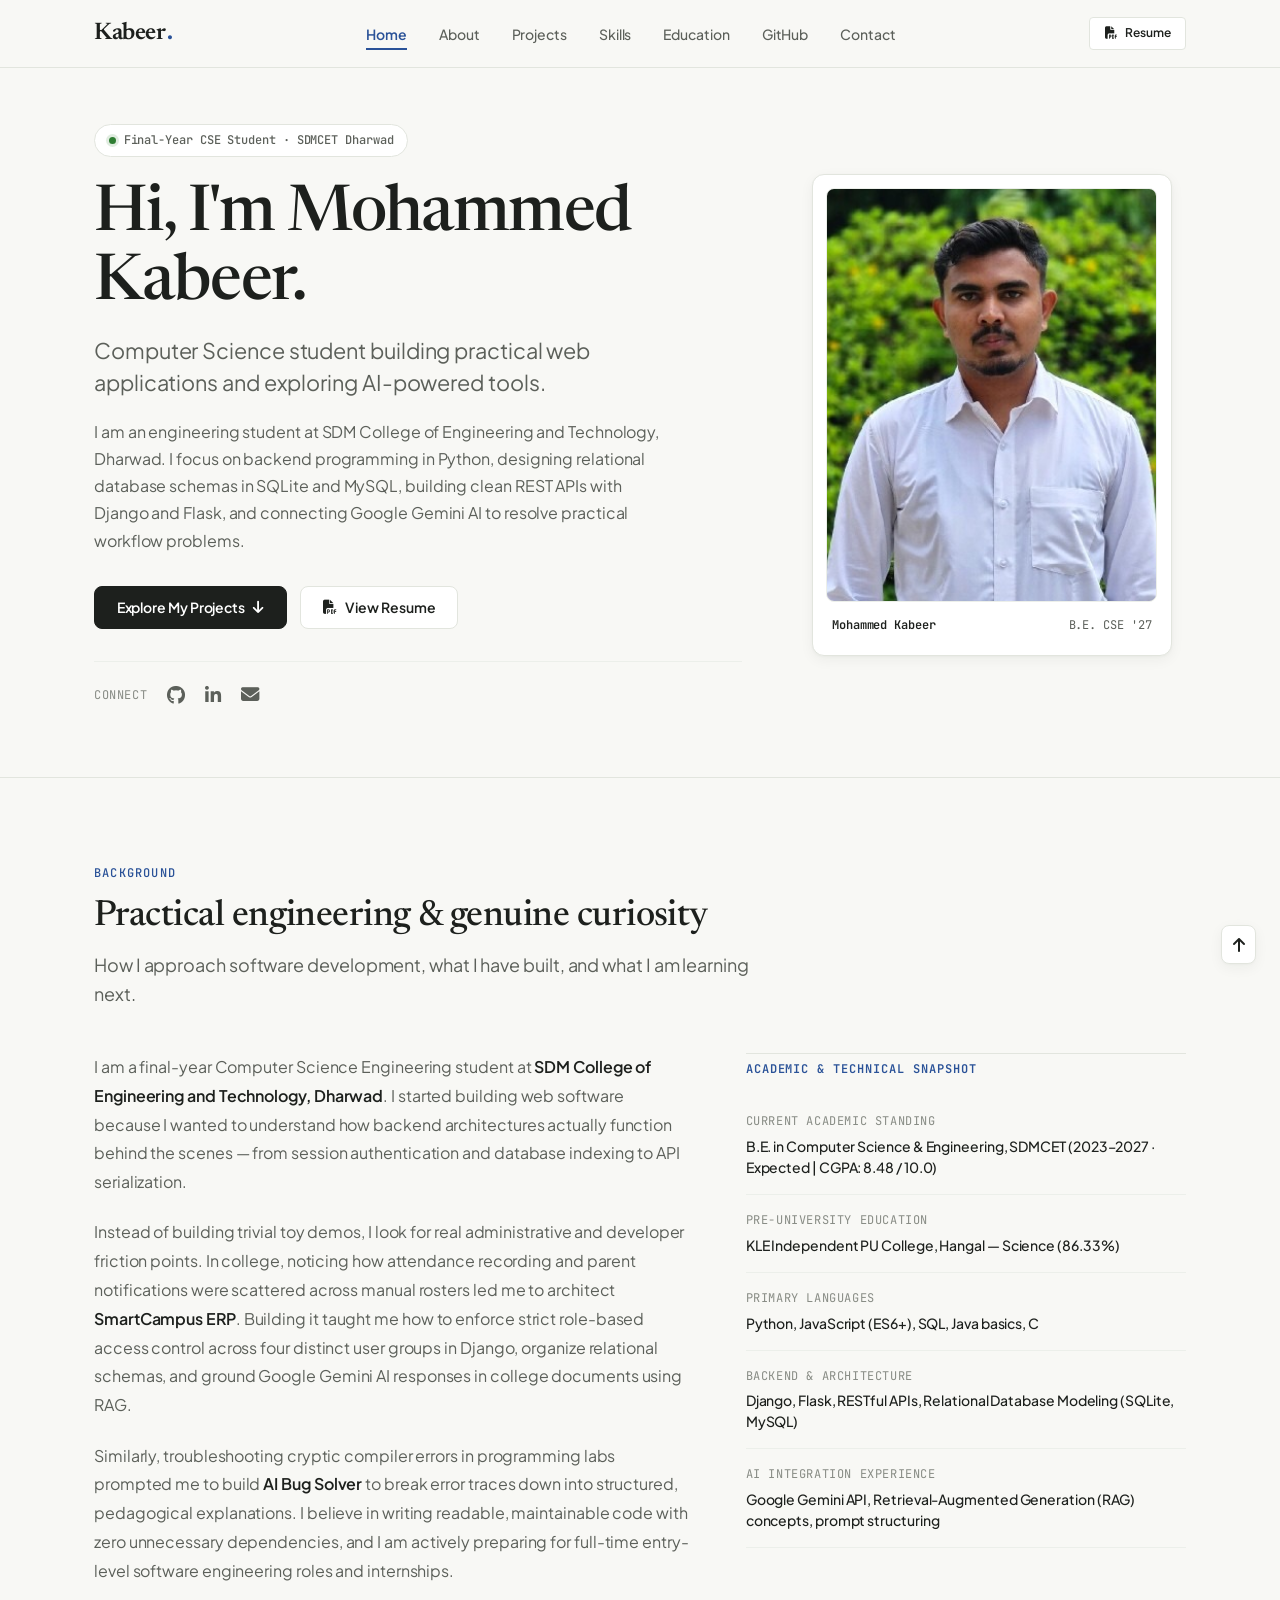
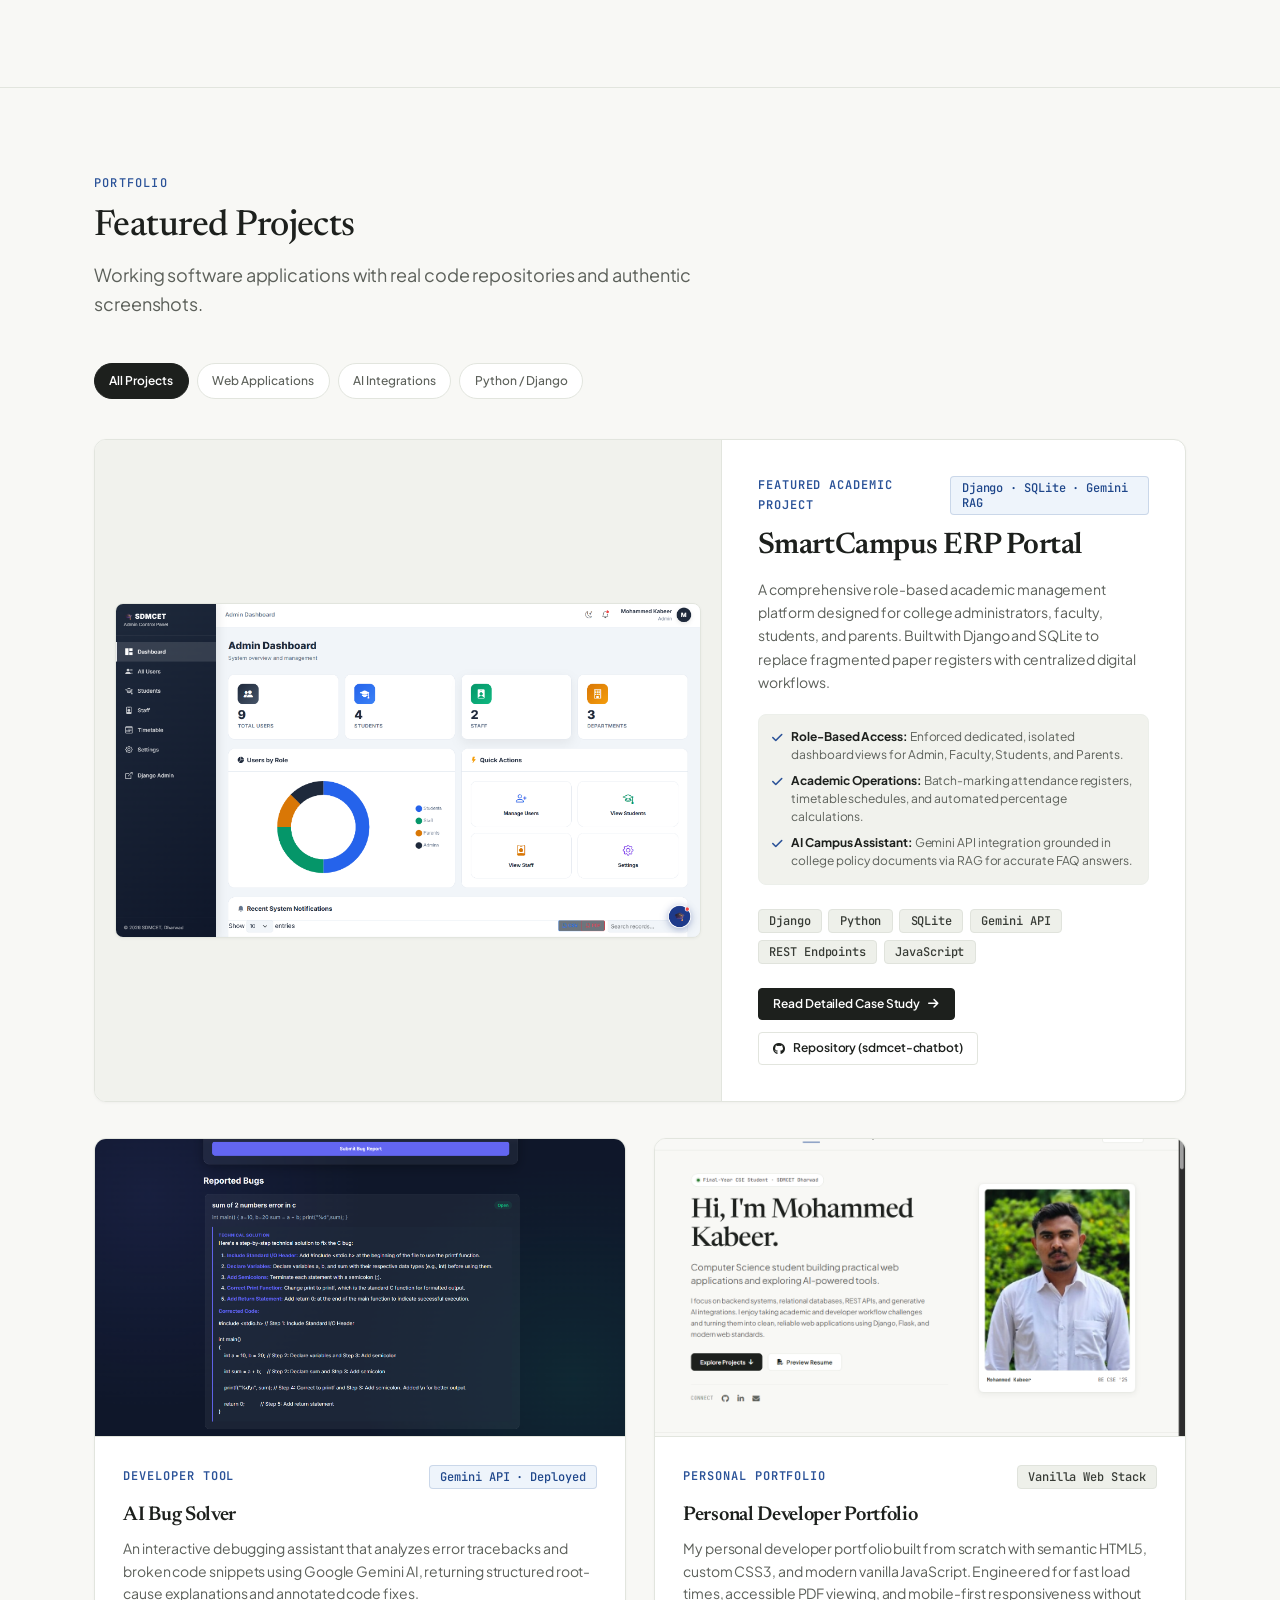
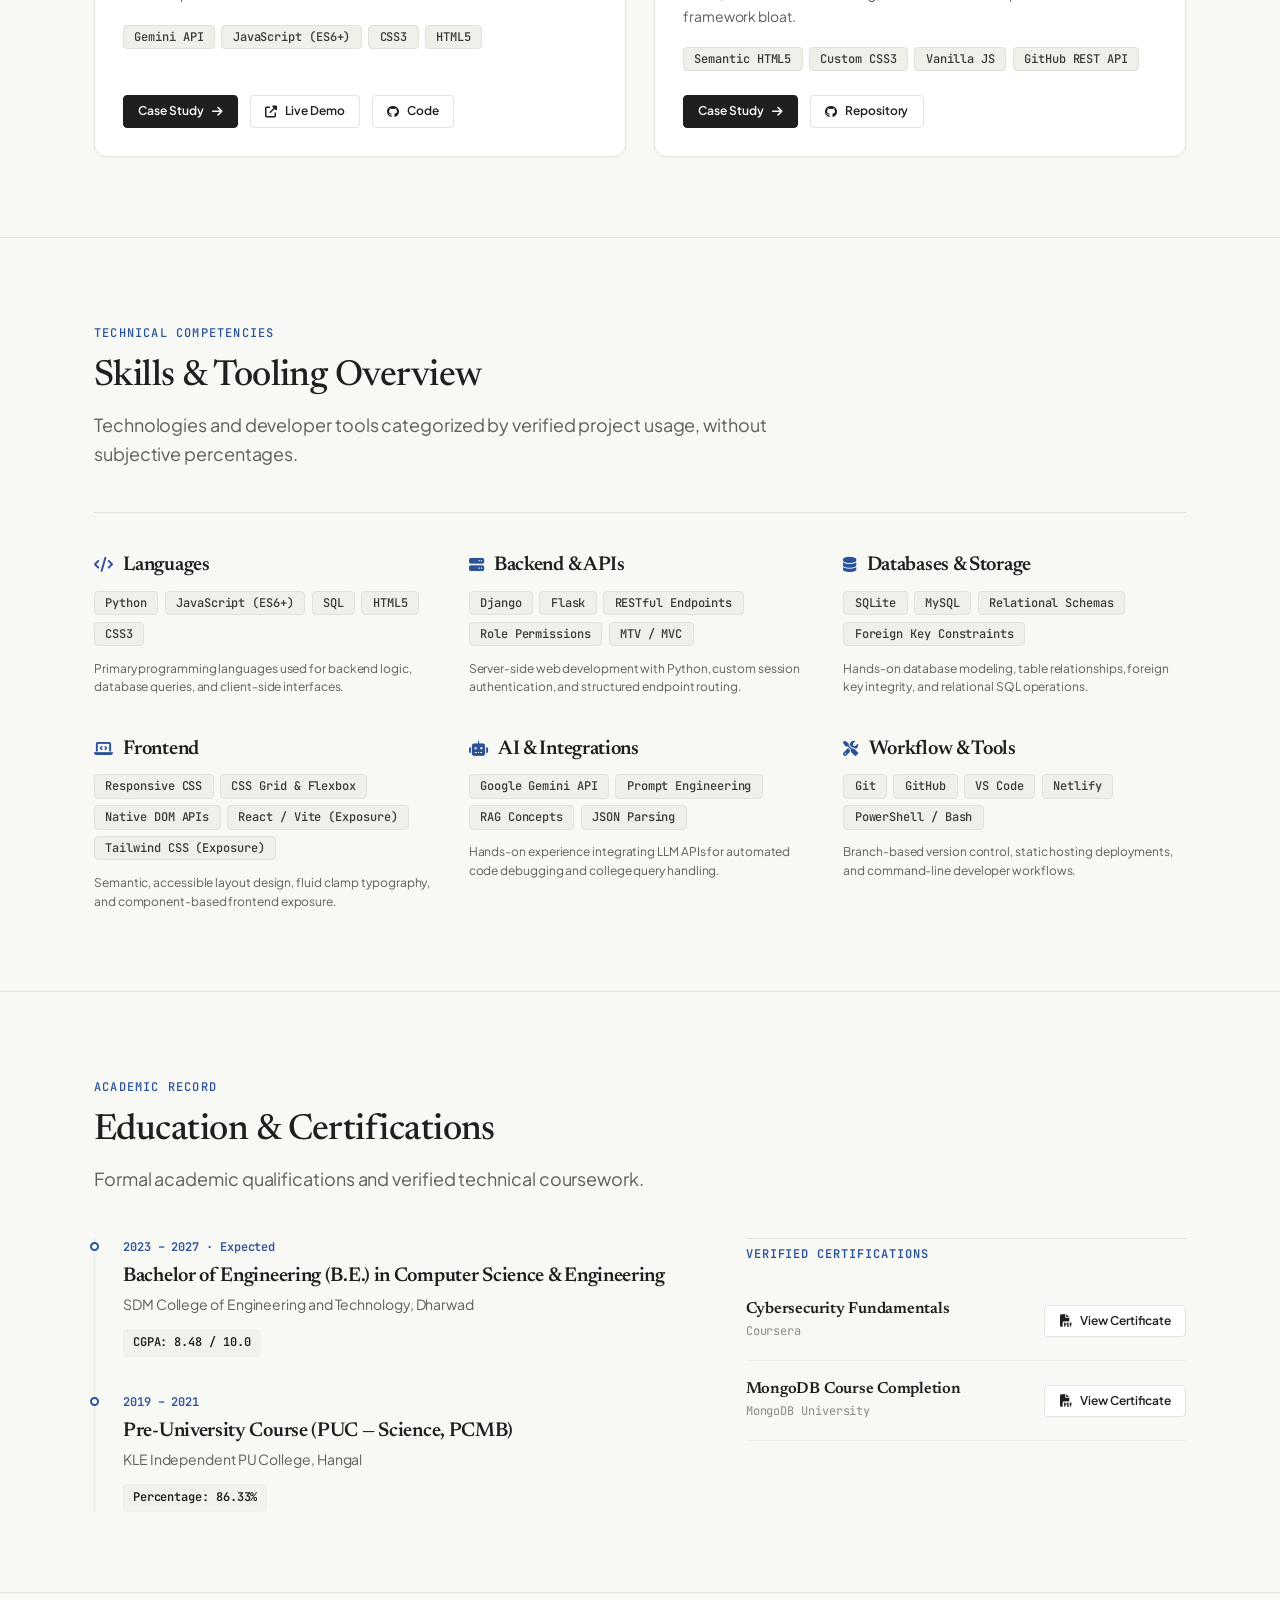
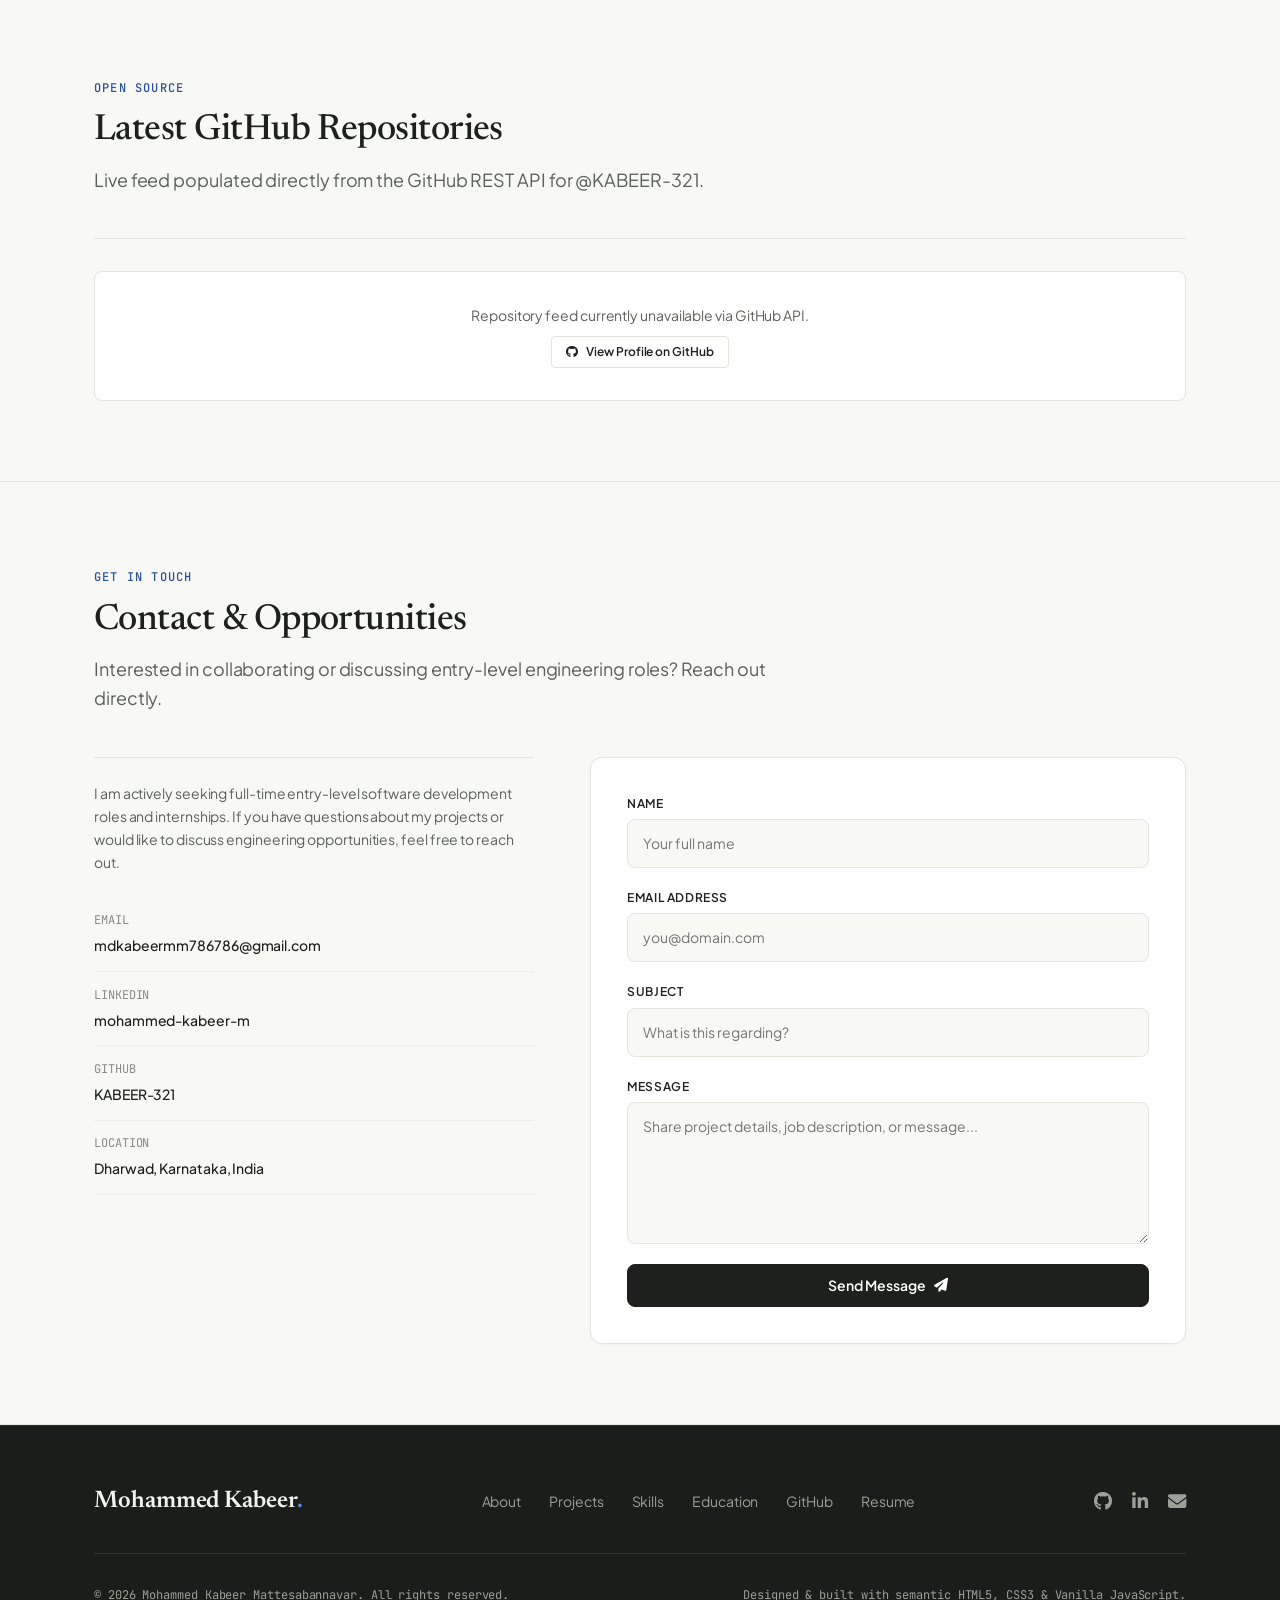
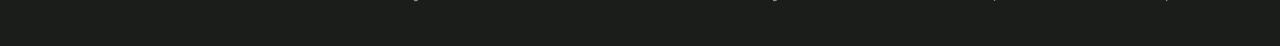
<file: index.html>
<!DOCTYPE html>
<html lang="en">
<head>
    <meta charset="UTF-8">
    <meta name="viewport" content="width=device-width, initial-scale=1.0">
    <title>Mohammed Kabeer | Computer Science Student & Developer</title>
    
    <!-- SEO & Metadata -->
    <meta name="description" content="Portfolio of Mohammed Kabeer Mattesabannavar, final-year Computer Science student at SDMCET Dharwad. Building practical web applications with Python, Django, REST APIs, and Gemini integrations.">
    <meta name="keywords" content="Mohammed Kabeer, SDMCET, Computer Science, Full-Stack Developer, Python, Django, Flask, SQLite, MySQL, REST APIs, Gemini AI">
    <meta name="author" content="Mohammed Kabeer Mattesabannavar">
    <link rel="canonical" href="https://kabeer-321.github.io/">
    <link rel="icon" href="data:image/svg+xml,<svg xmlns='http://www.w3.org/2000/svg' viewBox='0 0 100 100'><text y='.9em' font-size='80' font-family='Georgia,serif' font-weight='bold' fill='%231D201D'>K<tspan fill='%232A5298'>.</tspan></text></svg>">

    <!-- OpenGraph Tags -->
    <meta property="og:title" content="Mohammed Kabeer | Developer Portfolio">
    <meta property="og:description" content="Final-year Computer Science student building practical web applications and exploring AI integrations.">
    <meta property="og:type" content="website">
    <meta property="og:url" content="https://kabeer-321.github.io/">
    <meta property="og:image" content="https://kabeer-321.github.io/assets/images/profile.jpg">

    <!-- Twitter Cards -->
    <meta name="twitter:card" content="summary_large_image">
    <meta name="twitter:title" content="Mohammed Kabeer | Developer Portfolio">
    <meta name="twitter:description" content="Final-year Computer Science student building practical web applications and exploring AI integrations.">
    <meta name="twitter:image" content="https://kabeer-321.github.io/assets/images/profile.jpg">

    <!-- JSON-LD Structured Data -->
    <script type="application/ld+json">
    {
      "@context": "https://schema.org",
      "@type": "Person",
      "name": "Mohammed Kabeer Mattesabannavar",
      "jobTitle": "Computer Science Student & Developer",
      "alumniOf": "SDM College of Engineering and Technology, Dharwad",
      "url": "https://kabeer-321.github.io/",
      "sameAs": [
        "https://github.com/KABEER-321",
        "https://www.linkedin.com/in/mohammed-kabeer-m-0b2520373/"
      ]
    }
    </script>
    
    <!-- Google Fonts: Editorial Serif + Clean Sans + Technical Mono -->
    <link rel="preconnect" href="https://fonts.googleapis.com">
    <link rel="preconnect" href="https://fonts.gstatic.com" crossorigin>
    <link href="https://fonts.googleapis.com/css2?family=JetBrains+Mono:wght@400;500;600&family=Newsreader:ital,opsz,wght@0,6..72,400;0,6..72,500;0,6..72,600;1,6..72,400;1,6..72,500&family=Plus+Jakarta+Sans:wght@400;500;600;700&display=swap" rel="stylesheet">
    
    <!-- Font Awesome Icons -->
    <link rel="stylesheet" href="https://cdnjs.cloudflare.com/ajax/libs/font-awesome/6.4.0/css/all.min.css">

    <!-- Custom Editorial Stylesheet -->
    <link rel="stylesheet" href="style.css">
</head>
<body>

    <!-- Reading Progress Bar -->
    <div class="scroll-progress-container">
        <div class="scroll-progress-bar" id="scroll-bar"></div>
    </div>

    <!-- Navigation Header -->
    <header class="header" id="header">
        <nav class="nav container">
            <a href="#home" class="nav__logo">Kabeer<span>.</span></a>
            
            <div class="nav__menu" id="nav-menu">
                <ul class="nav__list">
                    <li><a href="#home" class="nav__link active-link">Home</a></li>
                    <li><a href="#about" class="nav__link">About</a></li>
                    <li><a href="#projects" class="nav__link">Projects</a></li>
                    <li><a href="#skills" class="nav__link">Skills</a></li>
                    <li><a href="#education" class="nav__link">Education</a></li>
                    <li><a href="#github" class="nav__link">GitHub</a></li>
                    <li><a href="#contact" class="nav__link">Contact</a></li>
                    <li class="mobile-only-nav"><a href="#" class="nav__link open-resume-footer"><i class="fas fa-file-pdf"></i> View Resume (PDF)</a></li>
                </ul>
                <div class="nav__close" id="nav-close" aria-label="Close menu">
                    <i class="fas fa-times"></i>
                </div>
            </div>

            <div class="nav__actions">
                <button id="open-resume-nav" class="btn btn-outline btn-sm">
                    <i class="fas fa-file-pdf"></i> Resume
                </button>
                <div class="nav__toggle" id="nav-toggle" aria-label="Open menu">
                    <i class="fas fa-bars"></i>
                </div>
            </div>
        </nav>
    </header>

    <!-- Main Content -->
    <main class="main">
        
        <!-- Hero Section -->
        <section class="hero section" id="home">
            <div class="hero__container container">
                <div class="hero__content">
                    <div class="hero__eyebrow">
                        <span class="status-dot"></span>
                        <span>Final-Year CSE Student · SDMCET Dharwad</span>
                    </div>

                    <h1 class="hero__title">
                        Hi, I'm Mohammed Kabeer.
                    </h1>

                    <p class="hero__subtitle">
                        Computer Science student building practical web applications and exploring AI-powered tools.
                    </p>

                    <p class="hero__bio">
                        I am an engineering student at SDM College of Engineering and Technology, Dharwad. I focus on backend programming in Python, designing relational database schemas in SQLite and MySQL, building clean REST APIs with Django and Flask, and connecting Google Gemini AI to resolve practical workflow problems.
                    </p>

                    <div class="hero__actions">
                        <a href="#projects" class="btn btn-primary">
                            Explore My Projects <i class="fas fa-arrow-down"></i>
                        </a>
                        <button id="open-resume" class="btn btn-outline">
                            <i class="fas fa-file-pdf"></i> View Resume
                        </button>
                    </div>

                    <div class="hero__social">
                        <span class="hero__social-label">Connect</span>
                        <a href="https://github.com/KABEER-321" target="_blank" rel="noopener noreferrer" class="hero__social-link" aria-label="GitHub Profile">
                            <i class="fab fa-github"></i>
                        </a>
                        <a href="https://www.linkedin.com/in/mohammed-kabeer-m-0b2520373/" target="_blank" rel="noopener noreferrer" class="hero__social-link" aria-label="LinkedIn Profile">
                            <i class="fab fa-linkedin-in"></i>
                        </a>
                        <a href="mailto:mdkabeermm786786@gmail.com" class="hero__social-link" aria-label="Send Email">
                            <i class="fas fa-envelope"></i>
                        </a>
                    </div>
                </div>

                <div class="hero__visual">
                    <div class="hero__card">
                        <div class="hero__photo-wrapper">
                            <img src="assets/images/profile.jpg" alt="Mohammed Kabeer Mattesabannavar" class="hero__photo" width="380" height="475">
                        </div>
                        <div class="hero__card-caption">
                            <strong>Mohammed Kabeer</strong>
                            <span>B.E. CSE '27</span>
                        </div>
                    </div>
                </div>
            </div>
        </section>

        <!-- About Section (Unboxed Editorial Layout) -->
        <section class="about section" id="about">
            <div class="container">
                <div class="section__header">
                    <span class="section__eyebrow">Background</span>
                    <h2 class="section__title">Practical engineering & genuine curiosity</h2>
                    <p class="section__subtitle">How I approach software development, what I have built, and what I am learning next.</p>
                </div>

                <div class="about__grid">
                    <div class="about__prose">
                        <p>
                            I am a final-year Computer Science Engineering student at <strong>SDM College of Engineering and Technology, Dharwad</strong>. I started building web software because I wanted to understand how backend architectures actually function behind the scenes — from session authentication and database indexing to API serialization.
                        </p>
                        <p>
                            Instead of building trivial toy demos, I look for real administrative and developer friction points. In college, noticing how attendance recording and parent notifications were scattered across manual rosters led me to architect <strong>SmartCampus ERP</strong>. Building it taught me how to enforce strict role-based access control across four distinct user groups in Django, organize relational schemas, and ground Google Gemini AI responses in college documents using RAG.
                        </p>
                        <p>
                            Similarly, troubleshooting cryptic compiler errors in programming labs prompted me to build <strong>AI Bug Solver</strong> to break error traces down into structured, pedagogical explanations. I believe in writing readable, maintainable code with zero unnecessary dependencies, and I am actively preparing for full-time entry-level software engineering roles and internships.
                        </p>
                    </div>

                    <div class="about__ledger">
                        <h3 class="about__ledger-title">Academic & Technical Snapshot</h3>
                        <div class="about__ledger-list">
                            <div class="about__ledger-item">
                                <span class="about__ledger-label">Current Academic Standing</span>
                                <span class="about__ledger-value">B.E. in Computer Science & Engineering, SDMCET (2023–2027 · Expected | CGPA: 8.48 / 10.0)</span>
                            </div>
                            <div class="about__ledger-item">
                                <span class="about__ledger-label">Pre-University Education</span>
                                <span class="about__ledger-value">KLE Independent PU College, Hangal — Science (86.33%)</span>
                            </div>
                            <div class="about__ledger-item">
                                <span class="about__ledger-label">Primary Languages</span>
                                <span class="about__ledger-value">Python, JavaScript (ES6+), SQL, Java basics, C</span>
                            </div>
                            <div class="about__ledger-item">
                                <span class="about__ledger-label">Backend & Architecture</span>
                                <span class="about__ledger-value">Django, Flask, RESTful APIs, Relational Database Modeling (SQLite, MySQL)</span>
                            </div>
                            <div class="about__ledger-item">
                                <span class="about__ledger-label">AI Integration Experience</span>
                                <span class="about__ledger-value">Google Gemini API, Retrieval-Augmented Generation (RAG) concepts, prompt structuring</span>
                            </div>
                        </div>
                    </div>
                </div>
            </div>
        </section>

        <!-- Featured Projects Section -->
        <section class="projects section" id="projects">
            <div class="container">
                <div class="section__header">
                    <span class="section__eyebrow">Portfolio</span>
                    <h2 class="section__title">Featured Projects</h2>
                    <p class="section__subtitle">Working software applications with real code repositories and authentic screenshots.</p>
                </div>

                <!-- Project Category Filters -->
                <div class="project-filters">
                    <button class="filter-btn active-filter" data-filter="all">All Projects</button>
                    <button class="filter-btn" data-filter="web">Web Applications</button>
                    <button class="filter-btn" data-filter="ai">AI Integrations</button>
                    <button class="filter-btn" data-filter="python">Python / Django</button>
                </div>

                <!-- Centerpiece Featured Project: SmartCampus ERP Portal -->
                <article class="project-centerpiece project-item" data-category="web ai python">
                    <div class="project-centerpiece__visual">
                        <a href="project-smartcampus.html" class="project-centerpiece__img-link" aria-label="View SmartCampus ERP Portal Case Study">
                            <!-- Using authentic, real application screenshot from SDMCET Admin Dashboard -->
                            <img src="assets/images/smartcampus/sc-admin.png" alt="SmartCampus ERP Admin Dashboard real screenshot showing user management and role overview" class="project-centerpiece__img" loading="lazy">
                        </a>
                    </div>
                    <div class="project-centerpiece__body">
                        <div>
                            <div class="project-badge-row">
                                <span class="project-badge">Featured Academic Project</span>
                                <span class="tag tag--accent">Django · SQLite · Gemini RAG</span>
                            </div>
                            <h3 class="project-centerpiece__title">
                                <a href="project-smartcampus.html">SmartCampus ERP Portal</a>
                            </h3>
                            <p class="project-centerpiece__desc">
                                A comprehensive role-based academic management platform designed for college administrators, faculty, students, and parents. Built with Django and SQLite to replace fragmented paper registers with centralized digital workflows.
                            </p>
                            <div class="project-highlights">
                                <div class="project-highlight-item">
                                    <i class="fas fa-check"></i>
                                    <div><strong>Role-Based Access:</strong> Enforced dedicated, isolated dashboard views for Admin, Faculty, Students, and Parents.</div>
                                </div>
                                <div class="project-highlight-item">
                                    <i class="fas fa-check"></i>
                                    <div><strong>Academic Operations:</strong> Batch-marking attendance registers, timetable schedules, and automated percentage calculations.</div>
                                </div>
                                <div class="project-highlight-item">
                                    <i class="fas fa-check"></i>
                                    <div><strong>AI Campus Assistant:</strong> Gemini API integration grounded in college policy documents via RAG for accurate FAQ answers.</div>
                                </div>
                            </div>
                            <div class="project-tags">
                                <span class="tag">Django</span>
                                <span class="tag">Python</span>
                                <span class="tag">SQLite</span>
                                <span class="tag">Gemini API</span>
                                <span class="tag">REST Endpoints</span>
                                <span class="tag">JavaScript</span>
                            </div>
                        </div>
                        <div class="project-actions">
                            <a href="project-smartcampus.html" class="btn btn-primary btn-sm">
                                Read Detailed Case Study <i class="fas fa-arrow-right"></i>
                            </a>
                            <a href="https://github.com/KABEER-321/sdmcet-chatbot" target="_blank" rel="noopener noreferrer" class="btn btn-outline btn-sm">
                                <i class="fab fa-github"></i> Repository (sdmcet-chatbot)
                            </a>
                        </div>
                    </div>
                </article>

                <!-- Secondary Projects Grid -->
                <div class="projects-grid">
                    
                    <!-- Project 2: AI Bug Solver -->
                    <article class="project-card project-item" data-category="web ai">
                        <div class="project-card__visual">
                            <a href="project-bugtracker.html" aria-label="View AI Bug Solver Case Study">
                                <!-- Using authentic, real application screenshot of diagnostic output -->
                                <img src="assets/images/bugsolver/bs-solution.png" alt="AI Bug Solver real interface screenshot showing error diagnosis and corrected code" class="project-card__img" loading="lazy">
                            </a>
                        </div>
                        <div class="project-card__body">
                            <div>
                                <div class="project-badge-row">
                                    <span class="project-badge">Developer Tool</span>
                                    <span class="tag tag--accent">Gemini API · Deployed</span>
                                </div>
                                <h3 class="project-card__title">
                                    <a href="project-bugtracker.html">AI Bug Solver</a>
                                </h3>
                                <p class="project-card__desc">
                                    An interactive debugging assistant that analyzes error tracebacks and broken code snippets using Google Gemini AI, returning structured root-cause explanations and annotated code fixes.
                                </p>
                                <div class="project-tags">
                                    <span class="tag">Gemini API</span>
                                    <span class="tag">JavaScript (ES6+)</span>
                                    <span class="tag">CSS3</span>
                                    <span class="tag">HTML5</span>
                                </div>
                            </div>
                            <div class="project-actions">
                                <a href="project-bugtracker.html" class="btn btn-primary btn-sm">
                                    Case Study <i class="fas fa-arrow-right"></i>
                                </a>
                                <a href="https://ai-bug-solver.netlify.app/" target="_blank" rel="noopener noreferrer" class="btn btn-outline btn-sm">
                                    <i class="fas fa-external-link-alt"></i> Live Demo
                                </a>
                                <a href="https://github.com/KABEER-321/ai-bug-tracker" target="_blank" rel="noopener noreferrer" class="btn btn-outline btn-sm">
                                    <i class="fab fa-github"></i> Code
                                </a>
                            </div>
                        </div>
                    </article>

                    <!-- Project 3: Personal Developer Portfolio -->
                    <article class="project-card project-item" data-category="web">
                        <div class="project-card__visual">
                            <a href="project-portfolio.html" aria-label="View Personal Portfolio Case Study">
                                <!-- Using authentic real screenshot of this redesigned portfolio -->
                                <img src="assets/images/portfolio-preview.png" alt="Mohammed Kabeer Personal Portfolio live interface capture" class="project-card__img" loading="lazy">
                            </a>
                        </div>
                        <div class="project-card__body">
                            <div>
                                <div class="project-badge-row">
                                    <span class="project-badge">Personal Portfolio</span>
                                    <span class="tag">Vanilla Web Stack</span>
                                </div>
                                <h3 class="project-card__title">
                                    <a href="project-portfolio.html">Personal Developer Portfolio</a>
                                </h3>
                                <p class="project-card__desc">
                                    My personal developer portfolio built from scratch with semantic HTML5, custom CSS3, and modern vanilla JavaScript. Engineered for fast load times, accessible PDF viewing, and mobile-first responsiveness without framework bloat.
                                </p>
                                <div class="project-tags">
                                    <span class="tag">Semantic HTML5</span>
                                    <span class="tag">Custom CSS3</span>
                                    <span class="tag">Vanilla JS</span>
                                    <span class="tag">GitHub REST API</span>
                                </div>
                            </div>
                            <div class="project-actions">
                                <a href="project-portfolio.html" class="btn btn-primary btn-sm">
                                    Case Study <i class="fas fa-arrow-right"></i>
                                </a>
                                <a href="https://github.com/KABEER-321/Personal-Protfolio" target="_blank" rel="noopener noreferrer" class="btn btn-outline btn-sm">
                                    <i class="fab fa-github"></i> Repository
                                </a>
                            </div>
                        </div>
                    </article>

                </div>
            </div>
        </section>

        <!-- Technical Skills Section (Unboxed Editorial Index) -->
        <section class="skills section" id="skills">
            <div class="container">
                <div class="section__header">
                    <span class="section__eyebrow">Technical Competencies</span>
                    <h2 class="section__title">Skills & Tooling Overview</h2>
                    <p class="section__subtitle">Technologies and developer tools categorized by verified project usage, without subjective percentages.</p>
                </div>

                <div class="skills-index">
                    <!-- Languages -->
                    <div class="skills-group">
                        <div class="skills-group__header">
                            <i class="fas fa-code skills-group__icon"></i>
                            <h3 class="skills-group__title">Languages</h3>
                        </div>
                        <div class="skills-pill-group">
                            <span class="tag">Python</span>
                            <span class="tag">JavaScript (ES6+)</span>
                            <span class="tag">SQL</span>
                            <span class="tag">HTML5</span>
                            <span class="tag">CSS3</span>
                        </div>
                        <p class="skills-group__note">Primary programming languages used for backend logic, database queries, and client-side interfaces.</p>
                    </div>

                    <!-- Backend & APIs -->
                    <div class="skills-group">
                        <div class="skills-group__header">
                            <i class="fas fa-server skills-group__icon"></i>
                            <h3 class="skills-group__title">Backend & APIs</h3>
                        </div>
                        <div class="skills-pill-group">
                            <span class="tag">Django</span>
                            <span class="tag">Flask</span>
                            <span class="tag">RESTful Endpoints</span>
                            <span class="tag">Role Permissions</span>
                            <span class="tag">MTV / MVC</span>
                        </div>
                        <p class="skills-group__note">Server-side web development with Python, custom session authentication, and structured endpoint routing.</p>
                    </div>

                    <!-- Databases & Storage -->
                    <div class="skills-group">
                        <div class="skills-group__header">
                            <i class="fas fa-database skills-group__icon"></i>
                            <h3 class="skills-group__title">Databases & Storage</h3>
                        </div>
                        <div class="skills-pill-group">
                            <span class="tag">SQLite</span>
                            <span class="tag">MySQL</span>
                            <span class="tag">Relational Schemas</span>
                            <span class="tag">Foreign Key Constraints</span>
                        </div>
                        <p class="skills-group__note">Hands-on database modeling, table relationships, foreign key integrity, and relational SQL operations.</p>
                    </div>

                    <!-- Frontend & UI -->
                    <div class="skills-group">
                        <div class="skills-group__header">
                            <i class="fas fa-laptop-code skills-group__icon"></i>
                            <h3 class="skills-group__title">Frontend</h3>
                        </div>
                        <div class="skills-pill-group">
                            <span class="tag">Responsive CSS</span>
                            <span class="tag">CSS Grid & Flexbox</span>
                            <span class="tag">Native DOM APIs</span>
                            <span class="tag">React / Vite (Exposure)</span>
                            <span class="tag">Tailwind CSS (Exposure)</span>
                        </div>
                        <p class="skills-group__note">Semantic, accessible layout design, fluid clamp typography, and component-based frontend exposure.</p>
                    </div>

                    <!-- AI & Integrations -->
                    <div class="skills-group">
                        <div class="skills-group__header">
                            <i class="fas fa-robot skills-group__icon"></i>
                            <h3 class="skills-group__title">AI & Integrations</h3>
                        </div>
                        <div class="skills-pill-group">
                            <span class="tag">Google Gemini API</span>
                            <span class="tag">Prompt Engineering</span>
                            <span class="tag">RAG Concepts</span>
                            <span class="tag">JSON Parsing</span>
                        </div>
                        <p class="skills-group__note">Hands-on experience integrating LLM APIs for automated code debugging and college query handling.</p>
                    </div>

                    <!-- Developer Workflow -->
                    <div class="skills-group">
                        <div class="skills-group__header">
                            <i class="fas fa-tools skills-group__icon"></i>
                            <h3 class="skills-group__title">Workflow & Tools</h3>
                        </div>
                        <div class="skills-pill-group">
                            <span class="tag">Git</span>
                            <span class="tag">GitHub</span>
                            <span class="tag">VS Code</span>
                            <span class="tag">Netlify</span>
                            <span class="tag">PowerShell / Bash</span>
                        </div>
                        <p class="skills-group__note">Branch-based version control, static hosting deployments, and command-line developer workflows.</p>
                    </div>
                </div>
            </div>
        </section>

        <!-- Education & Highlights Section (Unboxed Editorial Layout) -->
        <section class="education section" id="education">
            <div class="container">
                <div class="section__header">
                    <span class="section__eyebrow">Academic Record</span>
                    <h2 class="section__title">Education & Certifications</h2>
                    <p class="section__subtitle">Formal academic qualifications and verified technical coursework.</p>
                </div>

                <div class="education__grid">
                    <!-- Academic Timeline (Open, Unboxed) -->
                    <div class="timeline-open">
                        <div class="timeline-open-item">
                            <div class="timeline-bullet"></div>
                            <div class="timeline-date">2023 – 2027 · Expected</div>
                            <h3 class="timeline-heading">Bachelor of Engineering (B.E.) in Computer Science & Engineering</h3>
                            <p class="timeline-institution">SDM College of Engineering and Technology, Dharwad</p>
                            <span class="timeline-score">CGPA: 8.48 / 10.0</span>
                        </div>

                        <div class="timeline-open-item">
                            <div class="timeline-bullet"></div>
                            <div class="timeline-date">2019 – 2021</div>
                            <h3 class="timeline-heading">Pre-University Course (PUC — Science, PCMB)</h3>
                            <p class="timeline-institution">KLE Independent PU College, Hangal</p>
                            <span class="timeline-score">Percentage: 86.33%</span>
                        </div>
                    </div>

                    <!-- Verified Certifications (Open Ledger) -->
                    <div class="certs-ledger">
                        <h3 class="certs-ledger-title">Verified Certifications</h3>
                        <div class="certs-list">
                            <div class="cert-entry">
                                <div class="cert-meta">
                                    <h4 class="cert-name">Cybersecurity Fundamentals</h4>
                                    <span class="cert-provider">Coursera</span>
                                </div>
                                <button class="btn btn-outline btn-sm open-cert-btn" data-cert="assets/certificates/cybersecurity-fundamentals.pdf" data-title="Cybersecurity Fundamentals">
                                    <i class="fas fa-file-pdf"></i> View Certificate
                                </button>
                            </div>

                            <div class="cert-entry">
                                <div class="cert-meta">
                                    <h4 class="cert-name">MongoDB Course Completion</h4>
                                    <span class="cert-provider">MongoDB University</span>
                                </div>
                                <button class="btn btn-outline btn-sm open-cert-btn" data-cert="assets/certificates/mongodb-certification.pdf" data-title="MongoDB Course Completion">
                                    <i class="fas fa-file-pdf"></i> View Certificate
                                </button>
                            </div>
                        </div>
                    </div>
                </div>
            </div>
        </section>

        <!-- Live GitHub Activity Section (Open Ledger Layout) -->
        <section class="github section" id="github">
            <div class="container">
                <div class="section__header">
                    <span class="section__eyebrow">Open Source</span>
                    <h2 class="section__title">Latest GitHub Repositories</h2>
                    <p class="section__subtitle">Live feed populated directly from the GitHub REST API for @KABEER-321.</p>
                </div>

                <div class="repo-ledger" id="repo-container">
                    <div style="padding: 2rem; text-align: center; color: var(--text-muted); font-size: var(--text-sm); grid-column: 1 / -1;">
                        <i class="fas fa-spinner fa-spin"></i> Loading latest public repositories...
                    </div>
                </div>
            </div>
        </section>

        <!-- Contact Section -->
        <section class="contact section" id="contact">
            <div class="container">
                <div class="section__header">
                    <span class="section__eyebrow">Get in Touch</span>
                    <h2 class="section__title">Contact & Opportunities</h2>
                    <p class="section__subtitle">Interested in collaborating or discussing entry-level engineering roles? Reach out directly.</p>
                </div>

                <div class="contact__grid">
                    <!-- Contact Details (Open Ledger) -->
                    <div class="contact-details">
                        <p class="contact-details__intro">
                            I am actively seeking full-time entry-level software development roles and internships. If you have questions about my projects or would like to discuss engineering opportunities, feel free to reach out.
                        </p>

                        <div class="contact-methods">
                            <div class="contact-method-entry">
                                <span class="contact-method-entry-label">Email</span>
                                <a href="mailto:mdkabeermm786786@gmail.com" class="contact-method-entry-val">mdkabeermm786786@gmail.com</a>
                            </div>

                            <div class="contact-method-entry">
                                <span class="contact-method-entry-label">LinkedIn</span>
                                <a href="https://www.linkedin.com/in/mohammed-kabeer-m-0b2520373/" target="_blank" rel="noopener noreferrer" class="contact-method-entry-val">mohammed-kabeer-m</a>
                            </div>

                            <div class="contact-method-entry">
                                <span class="contact-method-entry-label">GitHub</span>
                                <a href="https://github.com/KABEER-321" target="_blank" rel="noopener noreferrer" class="contact-method-entry-val">KABEER-321</a>
                            </div>

                            <div class="contact-method-entry">
                                <span class="contact-method-entry-label">Location</span>
                                <span class="contact-method-entry-val">Dharwad, Karnataka, India</span>
                            </div>
                        </div>
                    </div>

                    <!-- Contact Form Card (Retained Card for Grouping) -->
                    <div class="contact__form-card">
                        <form id="contact-form" class="contact__form">
                            <input type="hidden" name="_captcha" value="false">
                            <input type="text" name="_honey" style="display:none" tabindex="-1" autocomplete="off">

                            <div class="form-group">
                                <label for="contact-name" class="form-label">Name</label>
                                <input type="text" name="name" id="contact-name" placeholder="Your full name" class="form-input" required>
                            </div>

                            <div class="form-group">
                                <label for="contact-email" class="form-label">Email Address</label>
                                <input type="email" name="email" id="contact-email" placeholder="you@domain.com" class="form-input" required>
                            </div>

                            <div class="form-group">
                                <label for="contact-subject" class="form-label">Subject</label>
                                <input type="text" name="subject" id="contact-subject" placeholder="What is this regarding?" class="form-input" required>
                            </div>

                            <div class="form-group">
                                <label for="contact-project" class="form-label">Message</label>
                                <textarea name="message" id="contact-project" rows="5" placeholder="Share project details, job description, or message..." class="form-textarea" required></textarea>
                            </div>

                            <div class="form-message" id="form-message" role="alert" aria-live="polite"></div>

                            <button type="submit" class="btn btn-primary">
                                Send Message <i class="fas fa-paper-plane"></i>
                            </button>
                        </form>
                    </div>
                </div>
            </div>
        </section>

    </main>

    <!-- Editorial Footer -->
    <footer class="footer">
        <div class="footer__container container">
            <div class="footer__top">
                <div class="footer__brand">
                    Mohammed Kabeer<span>.</span>
                </div>

                <ul class="footer__links">
                    <li><a href="#about" class="footer__link">About</a></li>
                    <li><a href="#projects" class="footer__link">Projects</a></li>
                    <li><a href="#skills" class="footer__link">Skills</a></li>
                    <li><a href="#education" class="footer__link">Education</a></li>
                    <li><a href="#github" class="footer__link">GitHub</a></li>
                    <li><a href="#" class="footer__link open-resume-footer">Resume</a></li>
                </ul>

                <div class="footer__social">
                    <a href="https://github.com/KABEER-321" target="_blank" rel="noopener noreferrer" class="footer__social-link" aria-label="GitHub Profile">
                        <i class="fab fa-github"></i>
                    </a>
                    <a href="https://www.linkedin.com/in/mohammed-kabeer-m-0b2520373/" target="_blank" rel="noopener noreferrer" class="footer__social-link" aria-label="LinkedIn Profile">
                        <i class="fab fa-linkedin-in"></i>
                    </a>
                    <a href="mailto:mdkabeermm786786@gmail.com" class="footer__social-link" aria-label="Email Me">
                        <i class="fas fa-envelope"></i>
                    </a>
                </div>
            </div>

            <div class="footer__bottom">
                <span>&copy; <span id="current-year"></span> Mohammed Kabeer Mattesabannavar. All rights reserved.</span>
                <span>Designed & built with semantic HTML5, CSS3 & Vanilla JavaScript.</span>
            </div>
        </div>
    </footer>

    <!-- Resume Preview Modal -->
    <div id="resume-modal" class="modal" role="dialog" aria-modal="true" aria-labelledby="resume-modal-title">
        <div class="modal-content">
            <div class="modal-header">
                <h3 class="modal-title" id="resume-modal-title">Resume Preview</h3>
                <span class="close-modal" id="close-resume" aria-label="Close modal">&times;</span>
            </div>
            <div class="pdf-container">
                <iframe
                    id="resume-iframe"
                    src="assets/resume/Mohammed_Kabeer_Resume.pdf"
                    width="100%"
                    height="100%"
                    title="Mohammed Kabeer Resume PDF"
                    style="border: none; display: block; width: 100%; height: 100%;">
                </iframe>
                <div id="resume-fallback" class="pdf-fallback" style="display: none;">
                    <i class="fas fa-file-pdf" style="font-size: 2.5rem; color: var(--accent); margin-bottom: 1rem; display: block;"></i>
                    <p style="margin-bottom: 0.5rem; font-size: 1.1rem; font-weight: 600; color: var(--text-main);">Mobile Document Viewer</p>
                    <p style="font-size: 0.9rem; color: var(--text-muted); margin-bottom: 1.5rem;">Tap below to open or download the complete resume PDF on your device.</p>
                    <a href="assets/resume/Mohammed_Kabeer_Resume.pdf" target="_blank" rel="noopener noreferrer" class="btn btn-primary btn-sm">
                        <i class="fas fa-external-link-alt"></i> Open Full Resume (PDF)
                    </a>
                </div>
            </div>
            <div class="modal-footer">
                <a href="assets/resume/Mohammed_Kabeer_Resume.pdf" class="btn btn-primary btn-sm" download>
                    <i class="fas fa-download"></i> Download Resume (PDF)
                </a>
            </div>
        </div>
    </div>

    <!-- Certificate Preview Modal -->
    <div id="cert-modal" class="modal" role="dialog" aria-modal="true" aria-labelledby="cert-modal-title">
        <div class="modal-content">
            <div class="modal-header">
                <h3 class="modal-title" id="cert-modal-title">Certificate Preview</h3>
                <span class="close-modal" id="close-cert" aria-label="Close modal">&times;</span>
            </div>
            <div class="pdf-container">
                <iframe id="cert-iframe" src="" width="100%" height="100%" title="Certificate PDF Preview" style="border: none; display: block; width: 100%; height: 100%;"></iframe>
                <div id="cert-fallback" class="pdf-fallback" style="display: none;">
                    <i class="fas fa-award" style="font-size: 2.5rem; color: var(--accent); margin-bottom: 1rem; display: block;"></i>
                    <p style="margin-bottom: 0.5rem; font-size: 1.1rem; font-weight: 600; color: var(--text-main);">Mobile Certificate Viewer</p>
                    <p style="font-size: 0.9rem; color: var(--text-muted); margin-bottom: 1.5rem;">Tap below to open or download this verified certificate PDF on your device.</p>
                    <a href="#" id="view-new-tab" target="_blank" rel="noopener noreferrer" class="btn btn-primary btn-sm">
                        <i class="fas fa-external-link-alt"></i> Open Certificate (PDF)
                    </a>
                </div>
            </div>
            <div class="modal-footer">
                <a href="#" id="download-cert" class="btn btn-primary btn-sm" download>
                    <i class="fas fa-download"></i> Download Certificate (PDF)
                </a>
            </div>
        </div>
    </div>

    <!-- Scroll Up Button -->
    <a href="#" class="scrollup" id="scroll-up" aria-label="Scroll to top of page">
        <i class="fas fa-arrow-up"></i>
    </a>

    <!-- Custom Modular JavaScript -->
    <script src="script.js" defer></script>
</body>
</html>
</file>
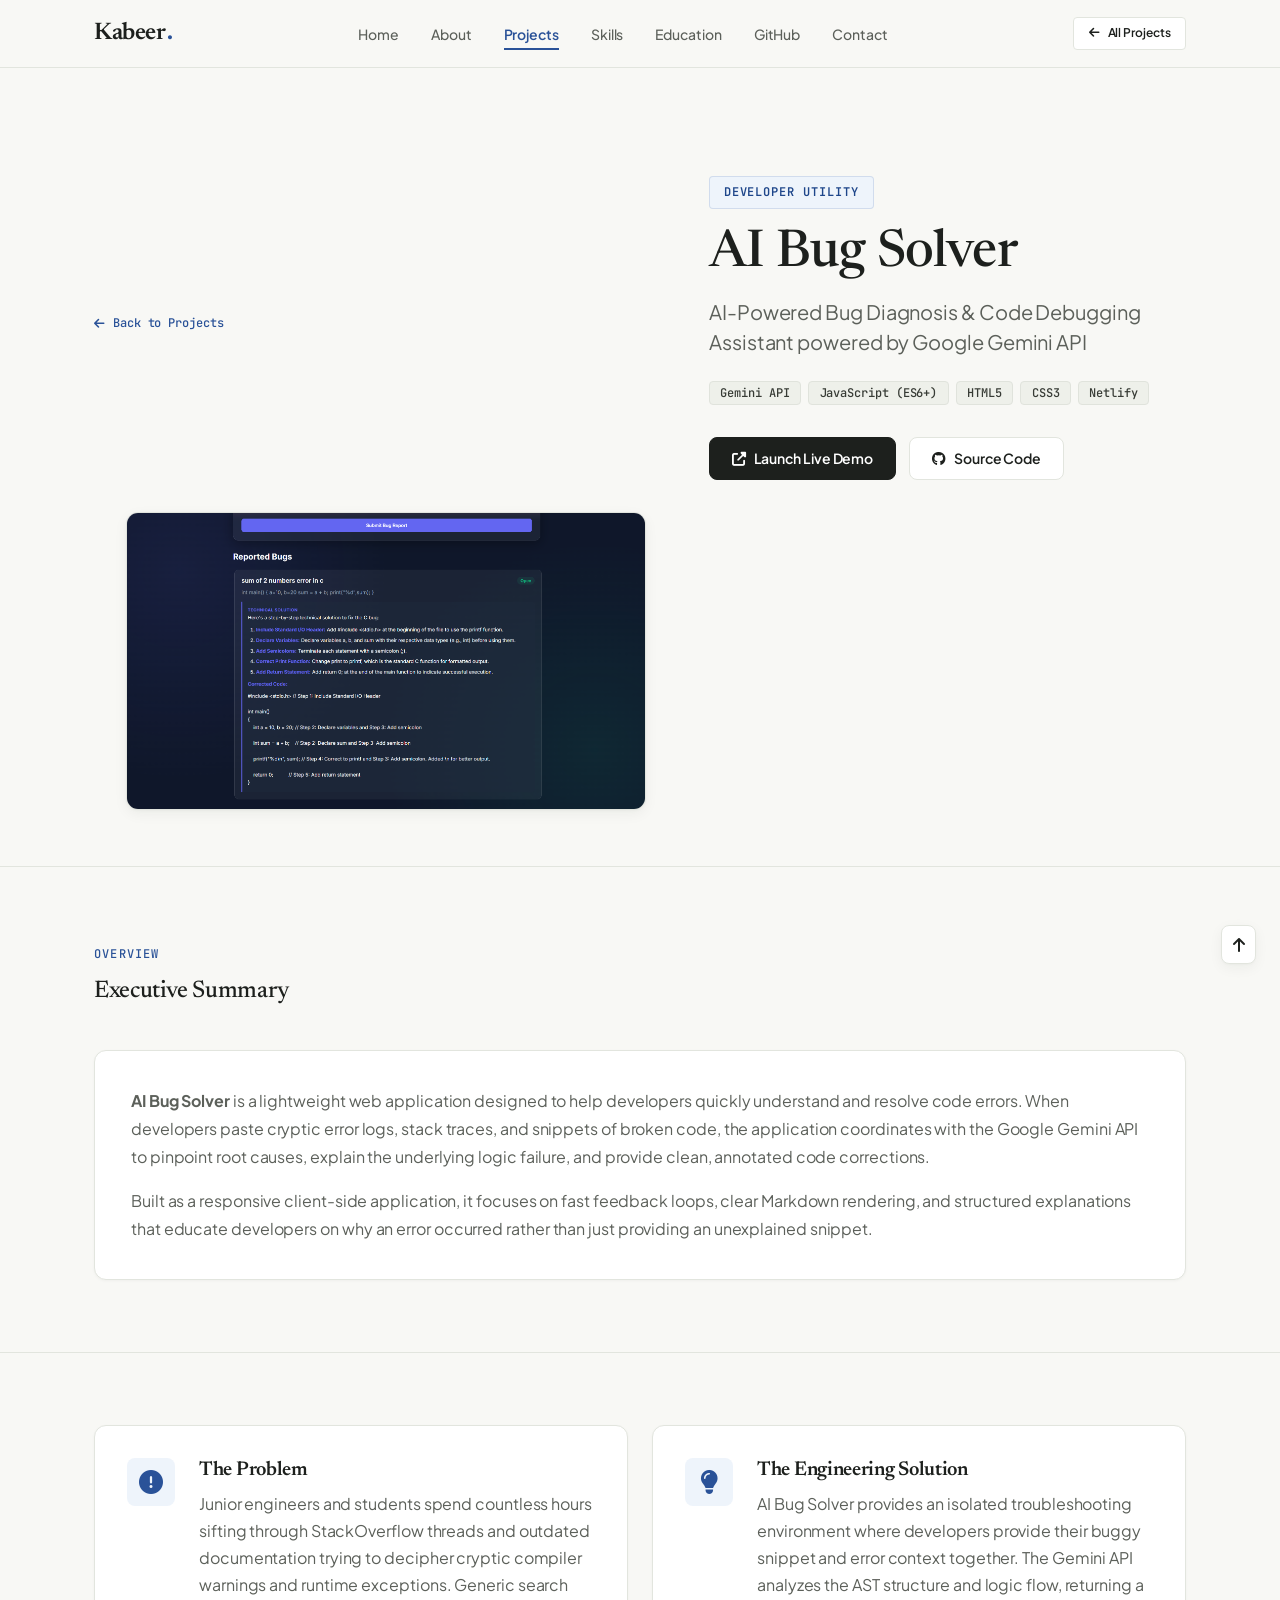
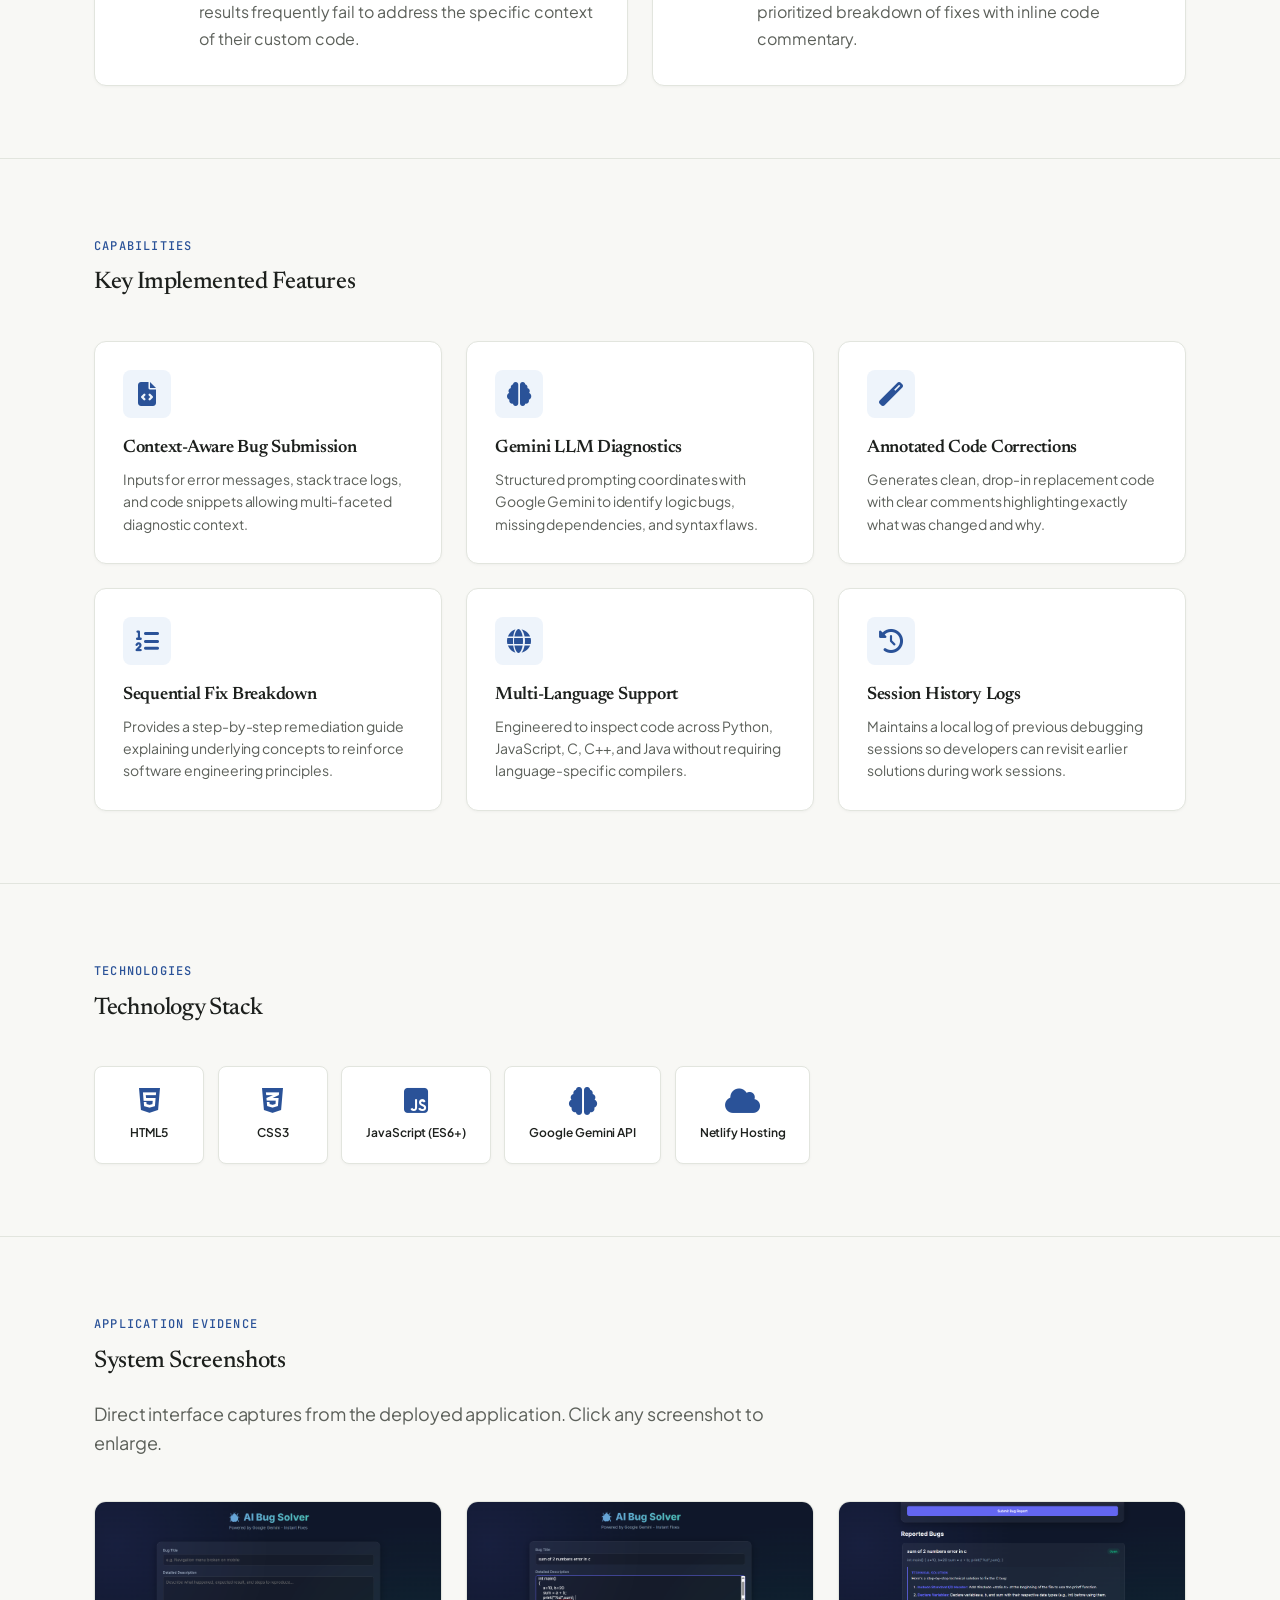
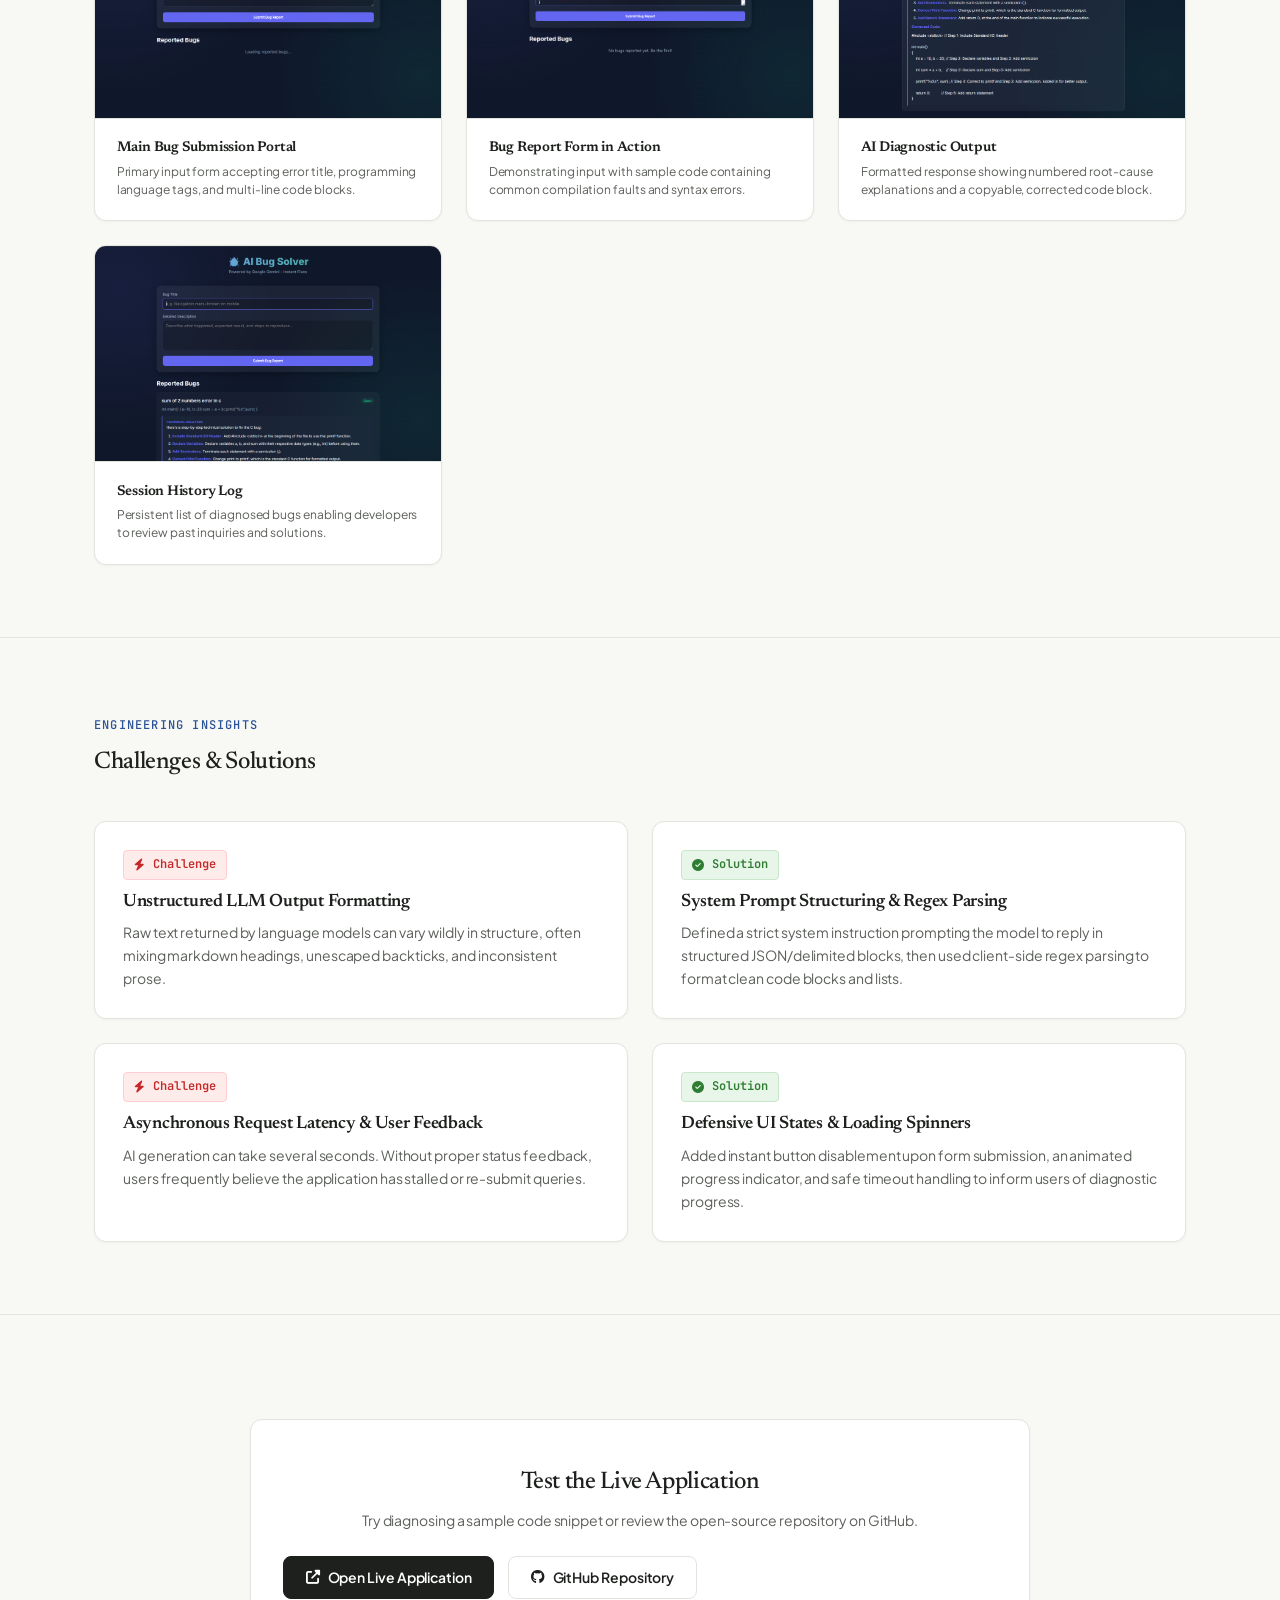
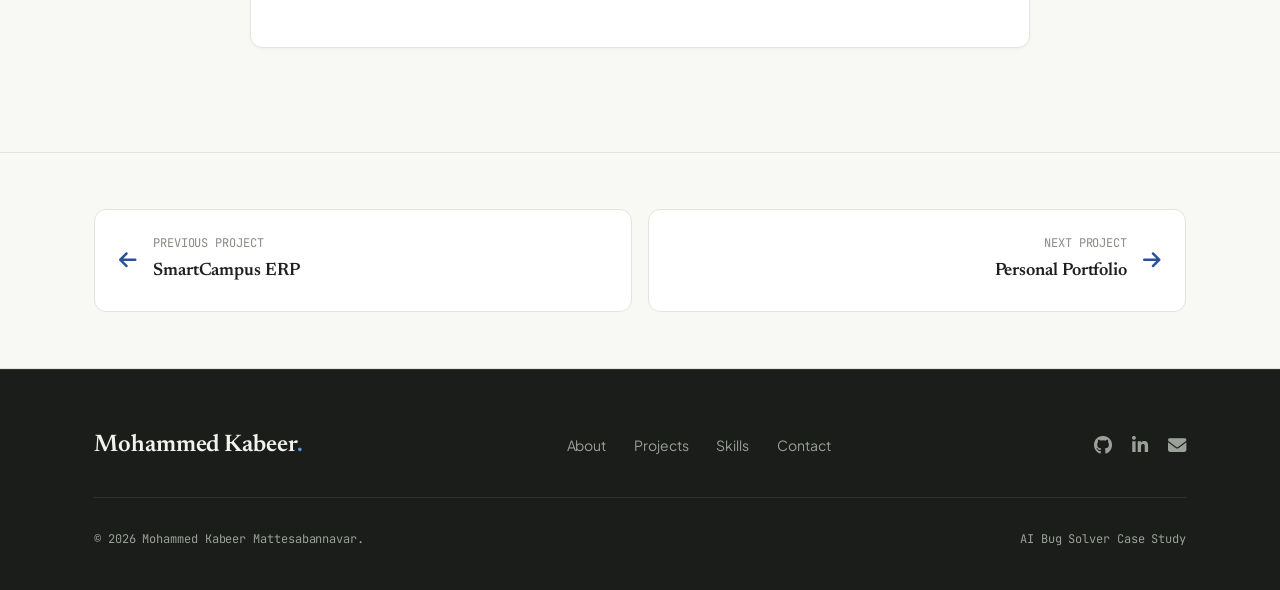
<file: project-bugtracker.html>
<!DOCTYPE html>
<html lang="en">
<head>
    <meta charset="UTF-8">
    <meta name="viewport" content="width=device-width, initial-scale=1.0">
    <title>AI Bug Solver — Case Study | Mohammed Kabeer</title>
    <meta name="description" content="Detailed case study of AI Bug Solver: an AI-powered code troubleshooting platform built with HTML, CSS, JavaScript, and Google Gemini API by Mohammed Kabeer.">
    <link rel="canonical" href="https://kabeer-321.github.io/project-bugtracker.html">
    <link rel="icon" href="data:image/svg+xml,<svg xmlns='http://www.w3.org/2000/svg' viewBox='0 0 100 100'><text y='.9em' font-size='80' font-family='Georgia,serif' font-weight='bold' fill='%231D201D'>K<tspan fill='%232A5298'>.</tspan></text></svg>">

    <!-- Google Fonts -->
    <link rel="preconnect" href="https://fonts.googleapis.com">
    <link rel="preconnect" href="https://fonts.gstatic.com" crossorigin>
    <link href="https://fonts.googleapis.com/css2?family=JetBrains+Mono:wght@400;500;600&family=Newsreader:ital,opsz,wght@0,6..72,400;0,6..72,500;0,6..72,600;1,6..72,400;1,6..72,500&family=Plus+Jakarta+Sans:wght@400;500;600;700&display=swap" rel="stylesheet">
    
    <!-- Font Awesome Icons -->
    <link rel="stylesheet" href="https://cdnjs.cloudflare.com/ajax/libs/font-awesome/6.4.0/css/all.min.css">

    <!-- Stylesheets -->
    <link rel="stylesheet" href="style.css">
    <link rel="stylesheet" href="project-page.css">
</head>
<body>

    <!-- Reading Progress Indicator -->
    <div class="scroll-progress-container">
        <div class="scroll-progress-bar" id="scroll-bar"></div>
    </div>

    <!-- Navigation Header -->
    <header class="header" id="header">
        <nav class="nav container">
            <a href="index.html#home" class="nav__logo">Kabeer<span>.</span></a>
            <div class="nav__menu" id="nav-menu">
                <ul class="nav__list">
                    <li><a href="index.html#home" class="nav__link">Home</a></li>
                    <li><a href="index.html#about" class="nav__link">About</a></li>
                    <li><a href="index.html#projects" class="nav__link active-link">Projects</a></li>
                    <li><a href="index.html#skills" class="nav__link">Skills</a></li>
                    <li><a href="index.html#education" class="nav__link">Education</a></li>
                    <li><a href="index.html#github" class="nav__link">GitHub</a></li>
                    <li><a href="index.html#contact" class="nav__link">Contact</a></li>
                </ul>
                <div class="nav__close" id="nav-close" aria-label="Close menu"><i class="fas fa-times"></i></div>
            </div>
            <div class="nav__actions">
                <a href="index.html#projects" class="btn btn-outline btn-sm">
                    <i class="fas fa-arrow-left"></i> All Projects
                </a>
                <div class="nav__toggle" id="nav-toggle" aria-label="Open menu"><i class="fas fa-bars"></i></div>
            </div>
        </nav>
    </header>

    <main class="main">

        <!-- Case Study Hero -->
        <section class="project-hero">
            <div class="container">
                <a href="index.html#projects" class="project-hero__back">
                    <i class="fas fa-arrow-left"></i> Back to Projects
                </a>
                <div class="project-hero__content">
                    <span class="project-hero__label">Developer Utility</span>
                    <h1 class="project-hero__title">AI Bug Solver</h1>
                    <p class="project-hero__subtitle">AI-Powered Bug Diagnosis & Code Debugging Assistant powered by Google Gemini API</p>
                    <div class="project-hero__tags">
                        <span class="tag">Gemini API</span>
                        <span class="tag">JavaScript (ES6+)</span>
                        <span class="tag">HTML5</span>
                        <span class="tag">CSS3</span>
                        <span class="tag">Netlify</span>
                    </div>
                    <div class="project-hero__actions">
                        <a href="https://ai-bug-solver.netlify.app/" target="_blank" rel="noopener noreferrer" class="btn btn-primary">
                            <i class="fas fa-external-link-alt"></i> Launch Live Demo
                        </a>
                        <a href="https://github.com/KABEER-321/ai-bug-tracker" target="_blank" rel="noopener noreferrer" class="btn btn-outline">
                            <i class="fab fa-github"></i> Source Code
                        </a>
                    </div>
                </div>
                <div class="project-hero__image">
                    <img src="assets/images/bugsolver/bs-solution.png" alt="AI Bug Solver real diagnostic output screenshot" class="project-hero__img">
                </div>
            </div>
        </section>

        <!-- Project Overview -->
        <section class="project-section">
            <div class="container">
                <div class="section__header">
                    <span class="section__eyebrow">Overview</span>
                    <h2 class="section__title">Executive Summary</h2>
                </div>
                <div class="project-overview">
                    <p>
                        <strong>AI Bug Solver</strong> is a lightweight web application designed to help developers quickly understand and resolve code errors. When developers paste cryptic error logs, stack traces, and snippets of broken code, the application coordinates with the Google Gemini API to pinpoint root causes, explain the underlying logic failure, and provide clean, annotated code corrections.
                    </p>
                    <p>
                        Built as a responsive client-side application, it focuses on fast feedback loops, clear Markdown rendering, and structured explanations that educate developers on why an error occurred rather than just providing an unexplained snippet.
                    </p>
                </div>
            </div>
        </section>

        <!-- Problem Statement & Solution -->
        <section class="project-section">
            <div class="container grid" style="grid-template-columns: repeat(auto-fit, minmax(320px, 1fr)); gap: 1.5rem;">
                <div class="project-problem">
                    <div class="project-problem__icon"><i class="fas fa-exclamation-circle"></i></div>
                    <div class="project-problem__content">
                        <h3>The Problem</h3>
                        <p>Junior engineers and students spend countless hours sifting through StackOverflow threads and outdated documentation trying to decipher cryptic compiler warnings and runtime exceptions. Generic search results frequently fail to address the specific context of their custom code.</p>
                    </div>
                </div>

                <div class="project-solution">
                    <div class="project-solution__icon"><i class="fas fa-lightbulb"></i></div>
                    <div class="project-solution__content">
                        <h3>The Engineering Solution</h3>
                        <p>AI Bug Solver provides an isolated troubleshooting environment where developers provide their buggy snippet and error context together. The Gemini API analyzes the AST structure and logic flow, returning a prioritized breakdown of fixes with inline code commentary.</p>
                    </div>
                </div>
            </div>
        </section>

        <!-- Key Features Grid -->
        <section class="project-section">
            <div class="container">
                <div class="section__header">
                    <span class="section__eyebrow">Capabilities</span>
                    <h2 class="section__title">Key Implemented Features</h2>
                </div>
                <div class="project-features__grid">
                    <div class="feature-card">
                        <div class="feature-card__icon"><i class="fas fa-file-code"></i></div>
                        <h3>Context-Aware Bug Submission</h3>
                        <p>Inputs for error messages, stack trace logs, and code snippets allowing multi-faceted diagnostic context.</p>
                    </div>

                    <div class="feature-card">
                        <div class="feature-card__icon"><i class="fas fa-brain"></i></div>
                        <h3>Gemini LLM Diagnostics</h3>
                        <p>Structured prompting coordinates with Google Gemini to identify logic bugs, missing dependencies, and syntax flaws.</p>
                    </div>

                    <div class="feature-card">
                        <div class="feature-card__icon"><i class="fas fa-magic"></i></div>
                        <h3>Annotated Code Corrections</h3>
                        <p>Generates clean, drop-in replacement code with clear comments highlighting exactly what was changed and why.</p>
                    </div>

                    <div class="feature-card">
                        <div class="feature-card__icon"><i class="fas fa-list-ol"></i></div>
                        <h3>Sequential Fix Breakdown</h3>
                        <p>Provides a step-by-step remediation guide explaining underlying concepts to reinforce software engineering principles.</p>
                    </div>

                    <div class="feature-card">
                        <div class="feature-card__icon"><i class="fas fa-globe"></i></div>
                        <h3>Multi-Language Support</h3>
                        <p>Engineered to inspect code across Python, JavaScript, C, C++, and Java without requiring language-specific compilers.</p>
                    </div>

                    <div class="feature-card">
                        <div class="feature-card__icon"><i class="fas fa-history"></i></div>
                        <h3>Session History Logs</h3>
                        <p>Maintains a local log of previous debugging sessions so developers can revisit earlier solutions during work sessions.</p>
                    </div>
                </div>
            </div>
        </section>

        <!-- Technology Stack -->
        <section class="project-section">
            <div class="container">
                <div class="section__header">
                    <span class="section__eyebrow">Technologies</span>
                    <h2 class="section__title">Technology Stack</h2>
                </div>
                <div class="tech-stack__grid">
                    <div class="tech-card">
                        <i class="fab fa-html5"></i>
                        <span>HTML5</span>
                    </div>
                    <div class="tech-card">
                        <i class="fab fa-css3-alt"></i>
                        <span>CSS3</span>
                    </div>
                    <div class="tech-card">
                        <i class="fab fa-js-square"></i>
                        <span>JavaScript (ES6+)</span>
                    </div>
                    <div class="tech-card">
                        <i class="fas fa-brain"></i>
                        <span>Google Gemini API</span>
                    </div>
                    <div class="tech-card">
                        <i class="fas fa-cloud"></i>
                        <span>Netlify Hosting</span>
                    </div>
                </div>
            </div>
        </section>

        <!-- System Screenshots Gallery -->
        <section class="project-section" id="screenshots">
            <div class="container">
                <div class="section__header">
                    <span class="section__eyebrow">Application Evidence</span>
                    <h2 class="section__title">System Screenshots</h2>
                    <p class="section__subtitle">Direct interface captures from the deployed application. Click any screenshot to enlarge.</p>
                </div>

                <div class="screenshots__grid">
                    
                    <!-- Screenshot 1 -->
                    <div class="screenshot-card">
                        <div class="screenshot-img__wrapper">
                            <img src="assets/images/bugsolver/bs-main.png" alt="AI Bug Solver Main Submission Portal" class="screenshot-img" loading="lazy">
                            <div class="screenshot-hover__overlay">
                                <i class="fas fa-expand"></i>
                            </div>
                        </div>
                        <div class="screenshot-info">
                            <h3>Main Bug Submission Portal</h3>
                            <p>Primary input form accepting error title, programming language tags, and multi-line code blocks.</p>
                        </div>
                    </div>

                    <!-- Screenshot 2 -->
                    <div class="screenshot-card">
                        <div class="screenshot-img__wrapper">
                            <img src="assets/images/bugsolver/bs-filled.png" alt="Populated Bug Report Form" class="screenshot-img" loading="lazy">
                            <div class="screenshot-hover__overlay">
                                <i class="fas fa-expand"></i>
                            </div>
                        </div>
                        <div class="screenshot-info">
                            <h3>Bug Report Form in Action</h3>
                            <p>Demonstrating input with sample code containing common compilation faults and syntax errors.</p>
                        </div>
                    </div>

                    <!-- Screenshot 3 -->
                    <div class="screenshot-card">
                        <div class="screenshot-img__wrapper">
                            <img src="assets/images/bugsolver/bs-solution.png" alt="AI Generated Diagnostic Output" class="screenshot-img" loading="lazy">
                            <div class="screenshot-hover__overlay">
                                <i class="fas fa-expand"></i>
                            </div>
                        </div>
                        <div class="screenshot-info">
                            <h3>AI Diagnostic Output</h3>
                            <p>Formatted response showing numbered root-cause explanations and a copyable, corrected code block.</p>
                        </div>
                    </div>

                    <!-- Screenshot 4 -->
                    <div class="screenshot-card">
                        <div class="screenshot-img__wrapper">
                            <img src="assets/images/bugsolver/bs-history.png" alt="Bug History Tracking Page" class="screenshot-img" loading="lazy">
                            <div class="screenshot-hover__overlay">
                                <i class="fas fa-expand"></i>
                            </div>
                        </div>
                        <div class="screenshot-info">
                            <h3>Session History Log</h3>
                            <p>Persistent list of diagnosed bugs enabling developers to review past inquiries and solutions.</p>
                        </div>
                    </div>

                </div>
            </div>
        </section>

        <!-- Engineering Challenges & Solutions -->
        <section class="project-section">
            <div class="container">
                <div class="section__header">
                    <span class="section__eyebrow">Engineering Insights</span>
                    <h2 class="section__title">Challenges & Solutions</h2>
                </div>
                <div class="challenges__grid">
                    <div class="challenge-card">
                        <div class="challenge-card__header">
                            <span class="challenge-label challenge"><i class="fas fa-bolt"></i> Challenge</span>
                        </div>
                        <h3>Unstructured LLM Output Formatting</h3>
                        <p>Raw text returned by language models can vary wildly in structure, often mixing markdown headings, unescaped backticks, and inconsistent prose.</p>
                    </div>

                    <div class="challenge-card">
                        <div class="challenge-card__header">
                            <span class="challenge-label solution"><i class="fas fa-check-circle"></i> Solution</span>
                        </div>
                        <h3>System Prompt Structuring & Regex Parsing</h3>
                        <p>Defined a strict system instruction prompting the model to reply in structured JSON/delimited blocks, then used client-side regex parsing to format clean code blocks and lists.</p>
                    </div>

                    <div class="challenge-card">
                        <div class="challenge-card__header">
                            <span class="challenge-label challenge"><i class="fas fa-bolt"></i> Challenge</span>
                        </div>
                        <h3>Asynchronous Request Latency & User Feedback</h3>
                        <p>AI generation can take several seconds. Without proper status feedback, users frequently believe the application has stalled or re-submit queries.</p>
                    </div>

                    <div class="challenge-card">
                        <div class="challenge-card__header">
                            <span class="challenge-label solution"><i class="fas fa-check-circle"></i> Solution</span>
                        </div>
                        <h3>Defensive UI States & Loading Spinners</h3>
                        <p>Added instant button disablement upon form submission, an animated progress indicator, and safe timeout handling to inform users of diagnostic progress.</p>
                    </div>
                </div>
            </div>
        </section>

        <!-- Project Links (Bottom CTA) -->
        <section class="project-section text-center">
            <div class="container">
                <div class="project-cta">
                    <h3 class="project-cta__title">Test the Live Application</h3>
                    <p class="project-cta__desc">Try diagnosing a sample code snippet or review the open-source repository on GitHub.</p>
                    <div class="project-hero__actions justify-center" style="margin-top: 1rem;">
                        <a href="https://ai-bug-solver.netlify.app/" target="_blank" rel="noopener noreferrer" class="btn btn-primary">
                            <i class="fas fa-external-link-alt"></i> Open Live Application
                        </a>
                        <a href="https://github.com/KABEER-321/ai-bug-tracker" target="_blank" rel="noopener noreferrer" class="btn btn-outline">
                            <i class="fab fa-github"></i> GitHub Repository
                        </a>
                    </div>
                </div>
            </div>
        </section>

        <!-- Case Study Navigation -->
        <section class="project-section project-nav-section">
            <div class="container">
                <div class="project-nav">
                    <a href="project-smartcampus.html" class="project-nav__link prev">
                        <i class="fas fa-arrow-left"></i>
                        <div>
                            <span class="project-nav__label">Previous Project</span>
                            <span class="project-nav__name">SmartCampus ERP</span>
                        </div>
                    </a>
                    <a href="project-portfolio.html" class="project-nav__link next">
                        <div>
                            <span class="project-nav__label">Next Project</span>
                            <span class="project-nav__name">Personal Portfolio</span>
                        </div>
                        <i class="fas fa-arrow-right"></i>
                    </a>
                </div>
            </div>
        </section>

    </main>

    <!-- Footer -->
    <footer class="footer">
        <div class="footer__container container">
            <div class="footer__top">
                <div class="footer__brand">
                    Mohammed Kabeer<span>.</span>
                </div>
                <ul class="footer__links">
                    <li><a href="index.html#about" class="footer__link">About</a></li>
                    <li><a href="index.html#projects" class="footer__link">Projects</a></li>
                    <li><a href="index.html#skills" class="footer__link">Skills</a></li>
                    <li><a href="index.html#contact" class="footer__link">Contact</a></li>
                </ul>
                <div class="footer__social">
                    <a href="https://github.com/KABEER-321" target="_blank" rel="noopener noreferrer" class="footer__social-link" aria-label="GitHub Profile">
                        <i class="fab fa-github"></i>
                    </a>
                    <a href="https://www.linkedin.com/in/mohammed-kabeer-m-0b2520373/" target="_blank" rel="noopener noreferrer" class="footer__social-link" aria-label="LinkedIn Profile">
                        <i class="fab fa-linkedin-in"></i>
                    </a>
                    <a href="mailto:mdkabeermm786786@gmail.com" class="footer__social-link" aria-label="Email Me">
                        <i class="fas fa-envelope"></i>
                    </a>
                </div>
            </div>
            <div class="footer__bottom">
                <span>&copy; <span id="current-year"></span> Mohammed Kabeer Mattesabannavar.</span>
                <span>AI Bug Solver Case Study</span>
            </div>
        </div>
    </footer>

    <!-- Lightbox Modal -->
    <div id="lightbox-modal" class="lightbox-modal">
        <span class="lightbox-close">&times;</span>
        <div class="lightbox-content-wrapper">
            <img class="lightbox-img" id="lightbox-img" alt="Enlarged Screenshot">
            <div id="lightbox-caption" class="lightbox-caption"></div>
        </div>
    </div>

    <!-- Scroll Up -->
    <a href="#" class="scrollup" id="scroll-up" aria-label="Scroll to top of page">
        <i class="fas fa-arrow-up"></i>
    </a>

    <!-- Scripts -->
    <script src="script.js" defer></script>
</body>
</html>
</file>
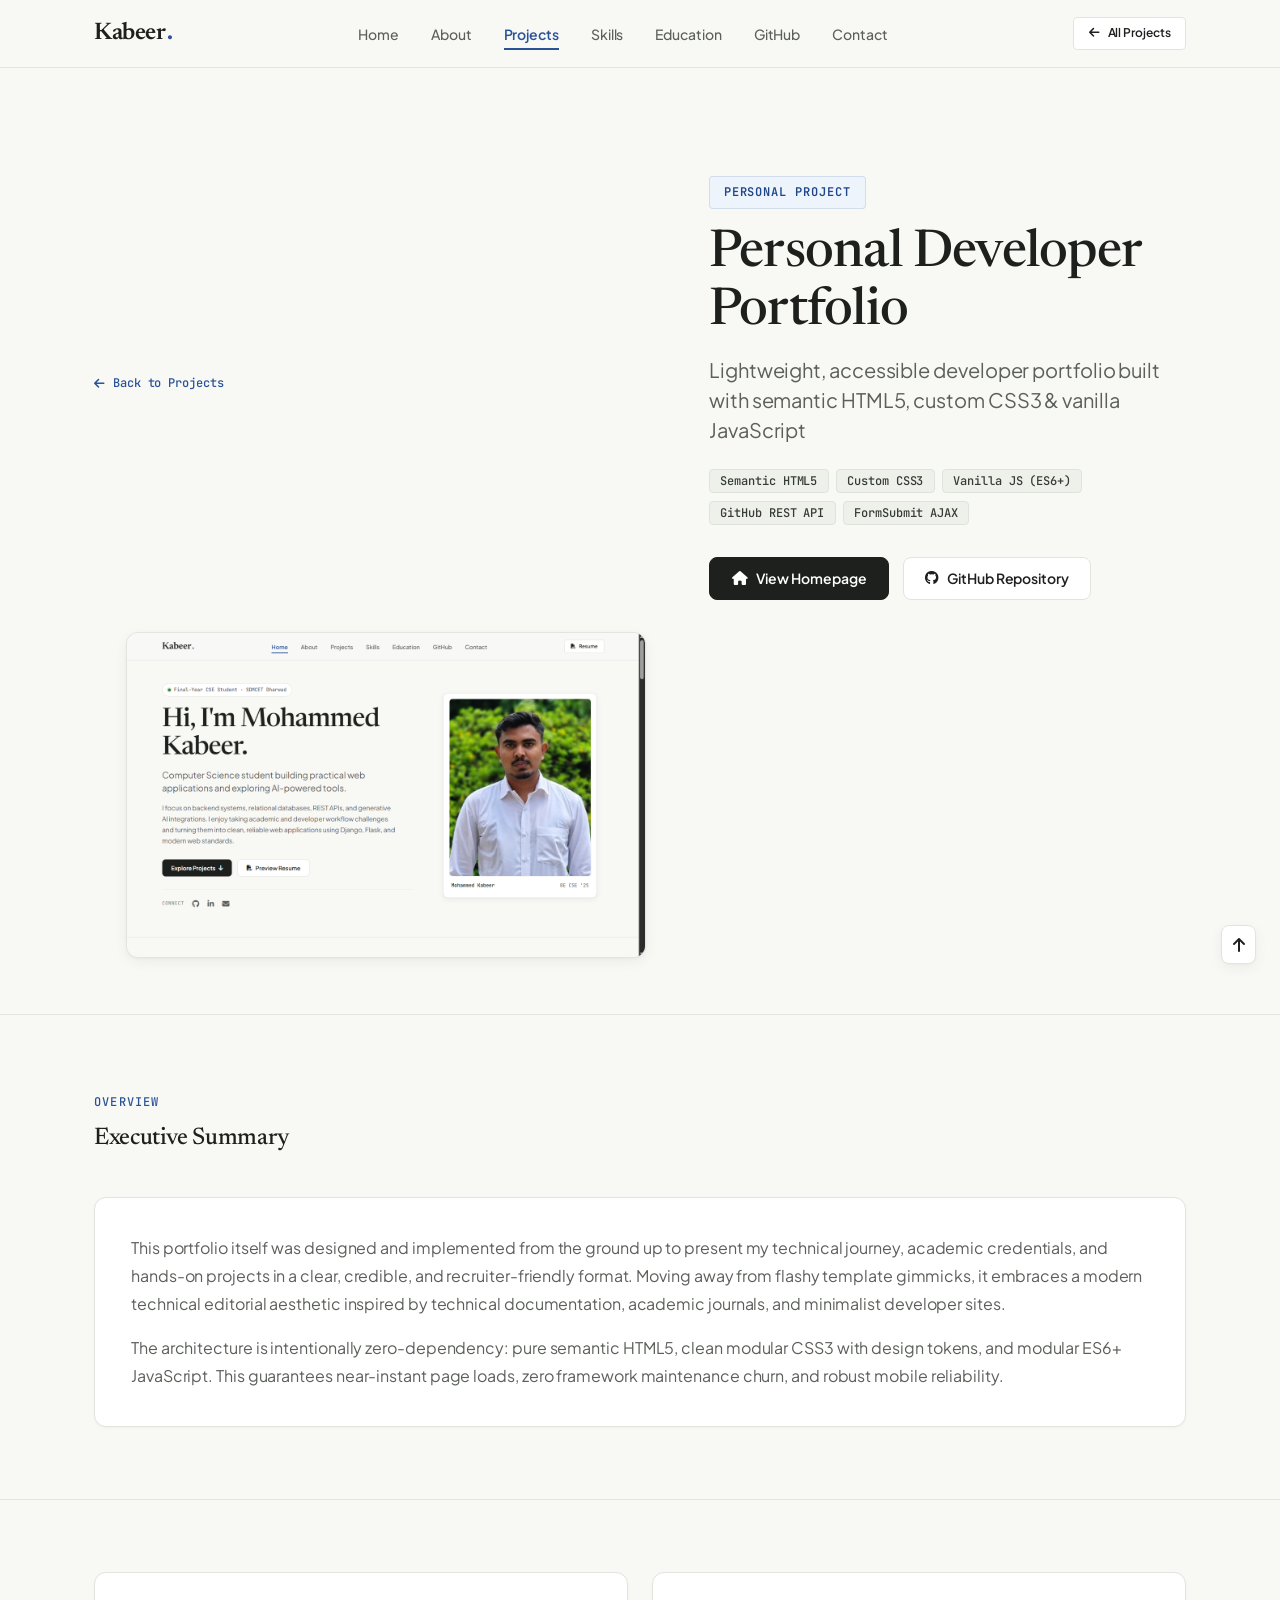
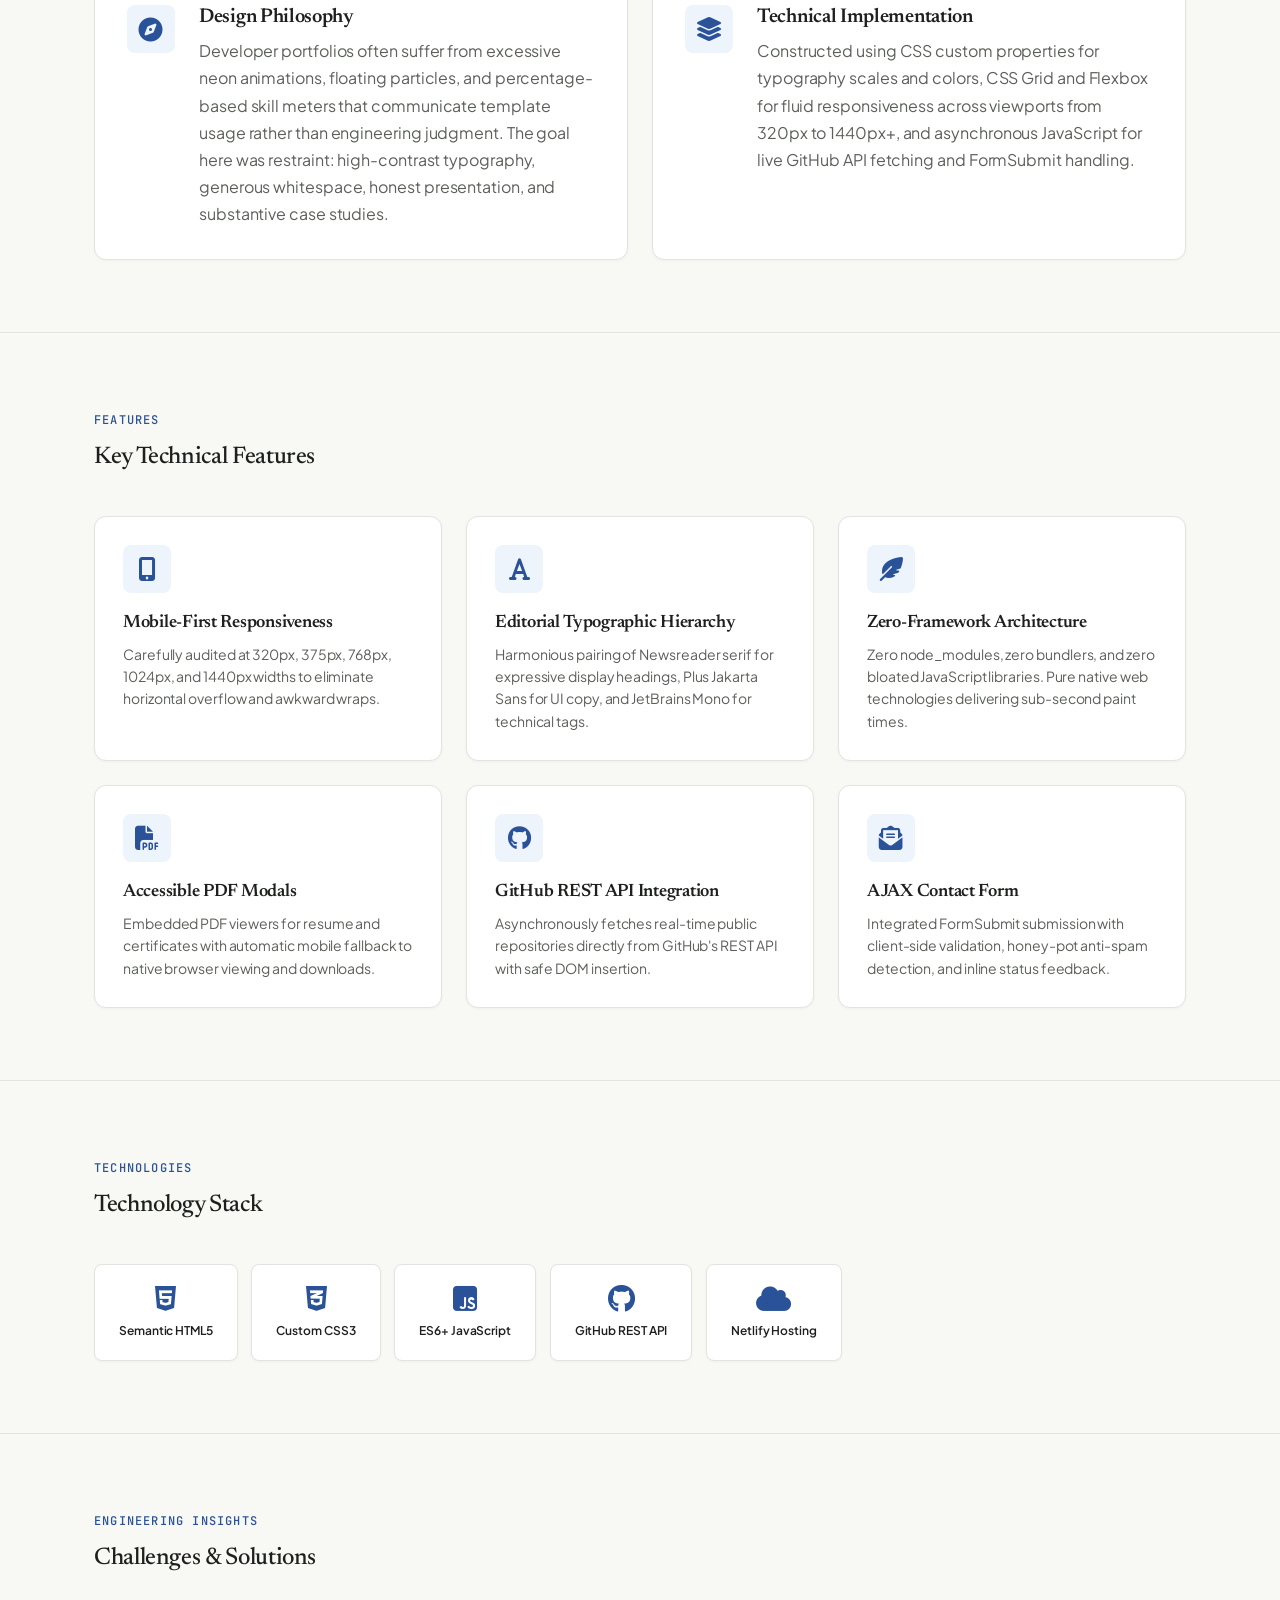
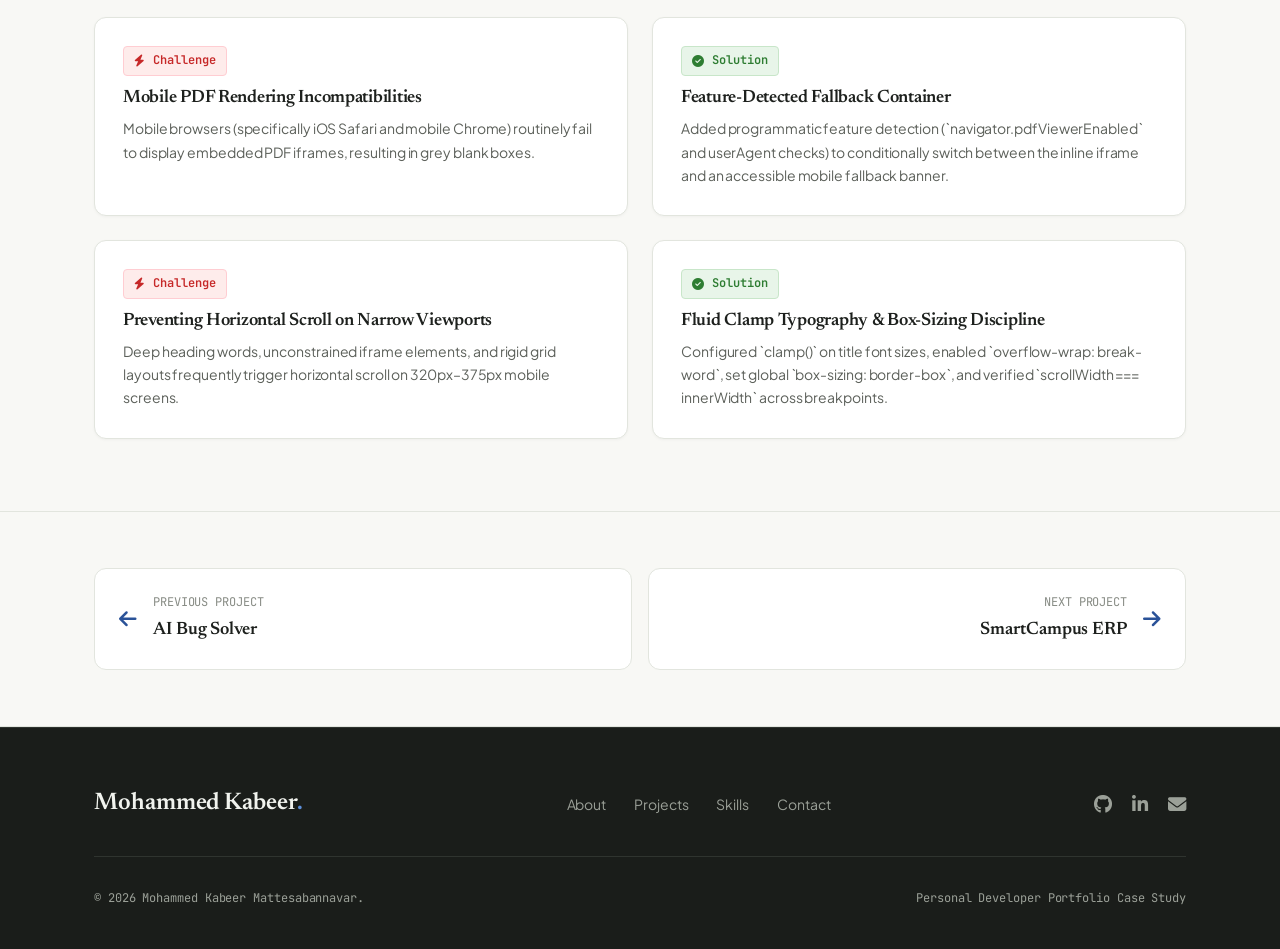
<file: project-portfolio.html>
<!DOCTYPE html>
<html lang="en">
<head>
    <meta charset="UTF-8">
    <meta name="viewport" content="width=device-width, initial-scale=1.0">
    <title>Personal Developer Portfolio — Case Study | Mohammed Kabeer</title>
    <meta name="description" content="Case study of Mohammed Kabeer's personal developer portfolio: built with semantic HTML5, custom CSS3, and modern vanilla JavaScript.">
    <link rel="canonical" href="https://kabeer-321.github.io/project-portfolio.html">
    <link rel="icon" href="data:image/svg+xml,<svg xmlns='http://www.w3.org/2000/svg' viewBox='0 0 100 100'><text y='.9em' font-size='80' font-family='Georgia,serif' font-weight='bold' fill='%231D201D'>K<tspan fill='%232A5298'>.</tspan></text></svg>">

    <!-- Google Fonts -->
    <link rel="preconnect" href="https://fonts.googleapis.com">
    <link rel="preconnect" href="https://fonts.gstatic.com" crossorigin>
    <link href="https://fonts.googleapis.com/css2?family=JetBrains+Mono:wght@400;500;600&family=Newsreader:ital,opsz,wght@0,6..72,400;0,6..72,500;0,6..72,600;1,6..72,400;1,6..72,500&family=Plus+Jakarta+Sans:wght@400;500;600;700&display=swap" rel="stylesheet">
    
    <!-- Font Awesome Icons -->
    <link rel="stylesheet" href="https://cdnjs.cloudflare.com/ajax/libs/font-awesome/6.4.0/css/all.min.css">

    <!-- Stylesheets -->
    <link rel="stylesheet" href="style.css">
    <link rel="stylesheet" href="project-page.css">
</head>
<body>

    <!-- Reading Progress Indicator -->
    <div class="scroll-progress-container">
        <div class="scroll-progress-bar" id="scroll-bar"></div>
    </div>

    <!-- Navigation Header -->
    <header class="header" id="header">
        <nav class="nav container">
            <a href="index.html#home" class="nav__logo">Kabeer<span>.</span></a>
            <div class="nav__menu" id="nav-menu">
                <ul class="nav__list">
                    <li><a href="index.html#home" class="nav__link">Home</a></li>
                    <li><a href="index.html#about" class="nav__link">About</a></li>
                    <li><a href="index.html#projects" class="nav__link active-link">Projects</a></li>
                    <li><a href="index.html#skills" class="nav__link">Skills</a></li>
                    <li><a href="index.html#education" class="nav__link">Education</a></li>
                    <li><a href="index.html#github" class="nav__link">GitHub</a></li>
                    <li><a href="index.html#contact" class="nav__link">Contact</a></li>
                </ul>
                <div class="nav__close" id="nav-close" aria-label="Close menu"><i class="fas fa-times"></i></div>
            </div>
            <div class="nav__actions">
                <a href="index.html#projects" class="btn btn-outline btn-sm">
                    <i class="fas fa-arrow-left"></i> All Projects
                </a>
                <div class="nav__toggle" id="nav-toggle" aria-label="Open menu"><i class="fas fa-bars"></i></div>
            </div>
        </nav>
    </header>

    <main class="main">

        <!-- Case Study Hero -->
        <section class="project-hero">
            <div class="container">
                <a href="index.html#projects" class="project-hero__back">
                    <i class="fas fa-arrow-left"></i> Back to Projects
                </a>
                <div class="project-hero__content">
                    <span class="project-hero__label">Personal Project</span>
                    <h1 class="project-hero__title">Personal Developer Portfolio</h1>
                    <p class="project-hero__subtitle">Lightweight, accessible developer portfolio built with semantic HTML5, custom CSS3 & vanilla JavaScript</p>
                    <div class="project-hero__tags">
                        <span class="tag">Semantic HTML5</span>
                        <span class="tag">Custom CSS3</span>
                        <span class="tag">Vanilla JS (ES6+)</span>
                        <span class="tag">GitHub REST API</span>
                        <span class="tag">FormSubmit AJAX</span>
                    </div>
                    <div class="project-hero__actions">
                        <a href="index.html" class="btn btn-primary">
                            <i class="fas fa-home"></i> View Homepage
                        </a>
                        <a href="https://github.com/KABEER-321/Personal-Protfolio" target="_blank" rel="noopener noreferrer" class="btn btn-outline">
                            <i class="fab fa-github"></i> GitHub Repository
                        </a>
                    </div>
                </div>
                <div class="project-hero__image">
                    <img src="assets/images/portfolio-preview.png" alt="Personal Developer Portfolio real live screenshot" class="project-hero__img">
                </div>
            </div>
        </section>

        <!-- Project Overview -->
        <section class="project-section">
            <div class="container">
                <div class="section__header">
                    <span class="section__eyebrow">Overview</span>
                    <h2 class="section__title">Executive Summary</h2>
                </div>
                <div class="project-overview">
                    <p>
                        This portfolio itself was designed and implemented from the ground up to present my technical journey, academic credentials, and hands-on projects in a clear, credible, and recruiter-friendly format. Moving away from flashy template gimmicks, it embraces a modern technical editorial aesthetic inspired by technical documentation, academic journals, and minimalist developer sites.
                    </p>
                    <p>
                        The architecture is intentionally zero-dependency: pure semantic HTML5, clean modular CSS3 with design tokens, and modular ES6+ JavaScript. This guarantees near-instant page loads, zero framework maintenance churn, and robust mobile reliability.
                    </p>
                </div>
            </div>
        </section>

        <!-- Design & Architecture Goals -->
        <section class="project-section">
            <div class="container grid" style="grid-template-columns: repeat(auto-fit, minmax(320px, 1fr)); gap: 1.5rem;">
                <div class="project-problem">
                    <div class="project-problem__icon"><i class="fas fa-compass"></i></div>
                    <div class="project-problem__content">
                        <h3>Design Philosophy</h3>
                        <p>Developer portfolios often suffer from excessive neon animations, floating particles, and percentage-based skill meters that communicate template usage rather than engineering judgment. The goal here was restraint: high-contrast typography, generous whitespace, honest presentation, and substantive case studies.</p>
                    </div>
                </div>

                <div class="project-solution">
                    <div class="project-solution__icon"><i class="fas fa-layer-group"></i></div>
                    <div class="project-solution__content">
                        <h3>Technical Implementation</h3>
                        <p>Constructed using CSS custom properties for typography scales and colors, CSS Grid and Flexbox for fluid responsiveness across viewports from 320px to 1440px+, and asynchronous JavaScript for live GitHub API fetching and FormSubmit handling.</p>
                    </div>
                </div>
            </div>
        </section>

        <!-- Key Features Grid -->
        <section class="project-section">
            <div class="container">
                <div class="section__header">
                    <span class="section__eyebrow">Features</span>
                    <h2 class="section__title">Key Technical Features</h2>
                </div>
                <div class="project-features__grid">
                    <div class="feature-card">
                        <div class="feature-card__icon"><i class="fas fa-mobile-alt"></i></div>
                        <h3>Mobile-First Responsiveness</h3>
                        <p>Carefully audited at 320px, 375px, 768px, 1024px, and 1440px widths to eliminate horizontal overflow and awkward wraps.</p>
                    </div>

                    <div class="feature-card">
                        <div class="feature-card__icon"><i class="fas fa-font"></i></div>
                        <h3>Editorial Typographic Hierarchy</h3>
                        <p>Harmonious pairing of Newsreader serif for expressive display headings, Plus Jakarta Sans for UI copy, and JetBrains Mono for technical tags.</p>
                    </div>

                    <div class="feature-card">
                        <div class="feature-card__icon"><i class="fas fa-feather-alt"></i></div>
                        <h3>Zero-Framework Architecture</h3>
                        <p>Zero node_modules, zero bundlers, and zero bloated JavaScript libraries. Pure native web technologies delivering sub-second paint times.</p>
                    </div>

                    <div class="feature-card">
                        <div class="feature-card__icon"><i class="fas fa-file-pdf"></i></div>
                        <h3>Accessible PDF Modals</h3>
                        <p>Embedded PDF viewers for resume and certificates with automatic mobile fallback to native browser viewing and downloads.</p>
                    </div>

                    <div class="feature-card">
                        <div class="feature-card__icon"><i class="fab fa-github"></i></div>
                        <h3>GitHub REST API Integration</h3>
                        <p>Asynchronously fetches real-time public repositories directly from GitHub's REST API with safe DOM insertion.</p>
                    </div>

                    <div class="feature-card">
                        <div class="feature-card__icon"><i class="fas fa-envelope-open-text"></i></div>
                        <h3>AJAX Contact Form</h3>
                        <p>Integrated FormSubmit submission with client-side validation, honey-pot anti-spam detection, and inline status feedback.</p>
                    </div>
                </div>
            </div>
        </section>

        <!-- Technology Stack -->
        <section class="project-section">
            <div class="container">
                <div class="section__header">
                    <span class="section__eyebrow">Technologies</span>
                    <h2 class="section__title">Technology Stack</h2>
                </div>
                <div class="tech-stack__grid">
                    <div class="tech-card">
                        <i class="fab fa-html5"></i>
                        <span>Semantic HTML5</span>
                    </div>
                    <div class="tech-card">
                        <i class="fab fa-css3-alt"></i>
                        <span>Custom CSS3</span>
                    </div>
                    <div class="tech-card">
                        <i class="fab fa-js-square"></i>
                        <span>ES6+ JavaScript</span>
                    </div>
                    <div class="tech-card">
                        <i class="fab fa-github"></i>
                        <span>GitHub REST API</span>
                    </div>
                    <div class="tech-card">
                        <i class="fas fa-cloud"></i>
                        <span>Netlify Hosting</span>
                    </div>
                </div>
            </div>
        </section>

        <!-- Engineering Challenges & Solutions -->
        <section class="project-section">
            <div class="container">
                <div class="section__header">
                    <span class="section__eyebrow">Engineering Insights</span>
                    <h2 class="section__title">Challenges & Solutions</h2>
                </div>
                <div class="challenges__grid">
                    <div class="challenge-card">
                        <div class="challenge-card__header">
                            <span class="challenge-label challenge"><i class="fas fa-bolt"></i> Challenge</span>
                        </div>
                        <h3>Mobile PDF Rendering Incompatibilities</h3>
                        <p>Mobile browsers (specifically iOS Safari and mobile Chrome) routinely fail to display embedded PDF iframes, resulting in grey blank boxes.</p>
                    </div>

                    <div class="challenge-card">
                        <div class="challenge-card__header">
                            <span class="challenge-label solution"><i class="fas fa-check-circle"></i> Solution</span>
                        </div>
                        <h3>Feature-Detected Fallback Container</h3>
                        <p>Added programmatic feature detection (`navigator.pdfViewerEnabled` and userAgent checks) to conditionally switch between the inline iframe and an accessible mobile fallback banner.</p>
                    </div>

                    <div class="challenge-card">
                        <div class="challenge-card__header">
                            <span class="challenge-label challenge"><i class="fas fa-bolt"></i> Challenge</span>
                        </div>
                        <h3>Preventing Horizontal Scroll on Narrow Viewports</h3>
                        <p>Deep heading words, unconstrained iframe elements, and rigid grid layouts frequently trigger horizontal scroll on 320px–375px mobile screens.</p>
                    </div>

                    <div class="challenge-card">
                        <div class="challenge-card__header">
                            <span class="challenge-label solution"><i class="fas fa-check-circle"></i> Solution</span>
                        </div>
                        <h3>Fluid Clamp Typography & Box-Sizing Discipline</h3>
                        <p>Configured `clamp()` on title font sizes, enabled `overflow-wrap: break-word`, set global `box-sizing: border-box`, and verified `scrollWidth === innerWidth` across breakpoints.</p>
                    </div>
                </div>
            </div>
        </section>

        <!-- Case Study Navigation -->
        <section class="project-section project-nav-section">
            <div class="container">
                <div class="project-nav">
                    <a href="project-bugtracker.html" class="project-nav__link prev">
                        <i class="fas fa-arrow-left"></i>
                        <div>
                            <span class="project-nav__label">Previous Project</span>
                            <span class="project-nav__name">AI Bug Solver</span>
                        </div>
                    </a>
                    <a href="project-smartcampus.html" class="project-nav__link next">
                        <div>
                            <span class="project-nav__label">Next Project</span>
                            <span class="project-nav__name">SmartCampus ERP</span>
                        </div>
                        <i class="fas fa-arrow-right"></i>
                    </a>
                </div>
            </div>
        </section>

    </main>

    <!-- Footer -->
    <footer class="footer">
        <div class="footer__container container">
            <div class="footer__top">
                <div class="footer__brand">
                    Mohammed Kabeer<span>.</span>
                </div>
                <ul class="footer__links">
                    <li><a href="index.html#about" class="footer__link">About</a></li>
                    <li><a href="index.html#projects" class="footer__link">Projects</a></li>
                    <li><a href="index.html#skills" class="footer__link">Skills</a></li>
                    <li><a href="index.html#contact" class="footer__link">Contact</a></li>
                </ul>
                <div class="footer__social">
                    <a href="https://github.com/KABEER-321" target="_blank" rel="noopener noreferrer" class="footer__social-link" aria-label="GitHub Profile">
                        <i class="fab fa-github"></i>
                    </a>
                    <a href="https://www.linkedin.com/in/mohammed-kabeer-m-0b2520373/" target="_blank" rel="noopener noreferrer" class="footer__social-link" aria-label="LinkedIn Profile">
                        <i class="fab fa-linkedin-in"></i>
                    </a>
                    <a href="mailto:mdkabeermm786786@gmail.com" class="footer__social-link" aria-label="Email Me">
                        <i class="fas fa-envelope"></i>
                    </a>
                </div>
            </div>
            <div class="footer__bottom">
                <span>&copy; <span id="current-year"></span> Mohammed Kabeer Mattesabannavar.</span>
                <span>Personal Developer Portfolio Case Study</span>
            </div>
        </div>
    </footer>

    <!-- Scroll Up -->
    <a href="#" class="scrollup" id="scroll-up" aria-label="Scroll to top of page">
        <i class="fas fa-arrow-up"></i>
    </a>

    <!-- Scripts -->
    <script src="script.js" defer></script>
</body>
</html>
</file>
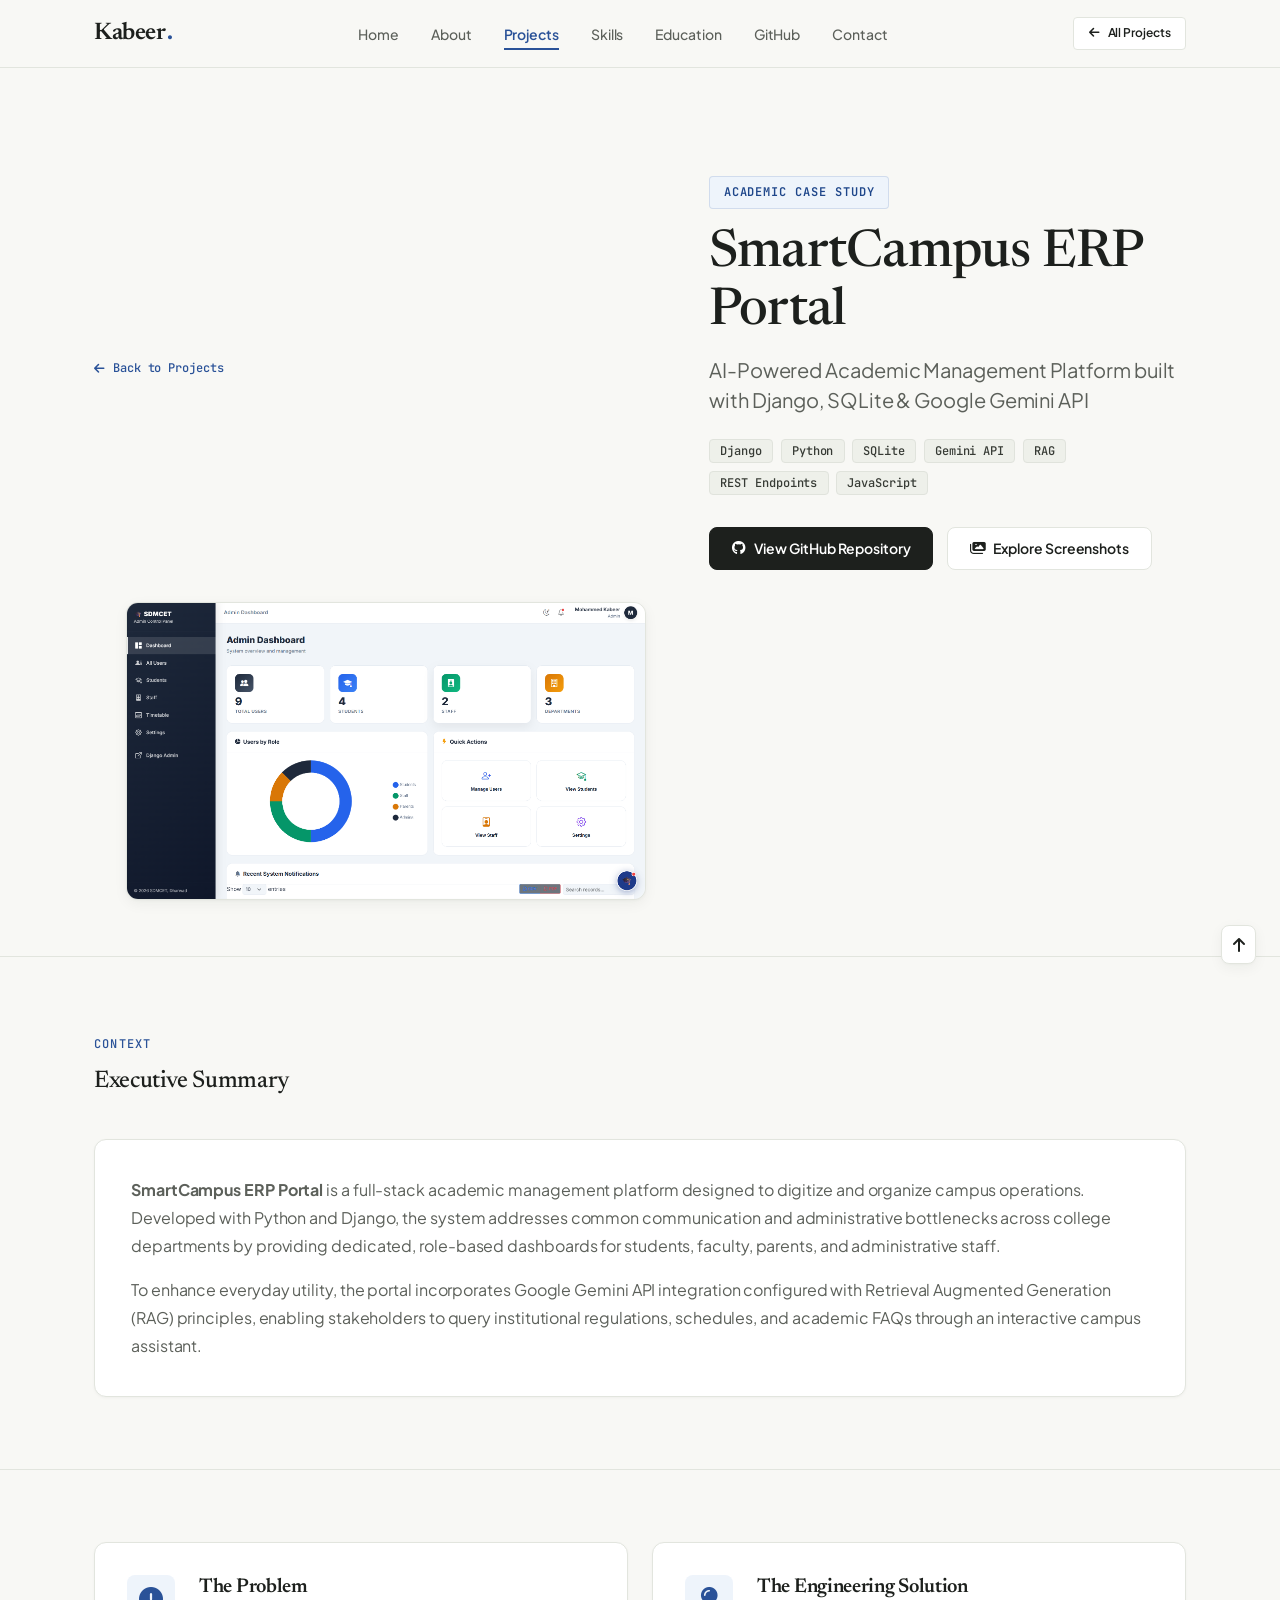
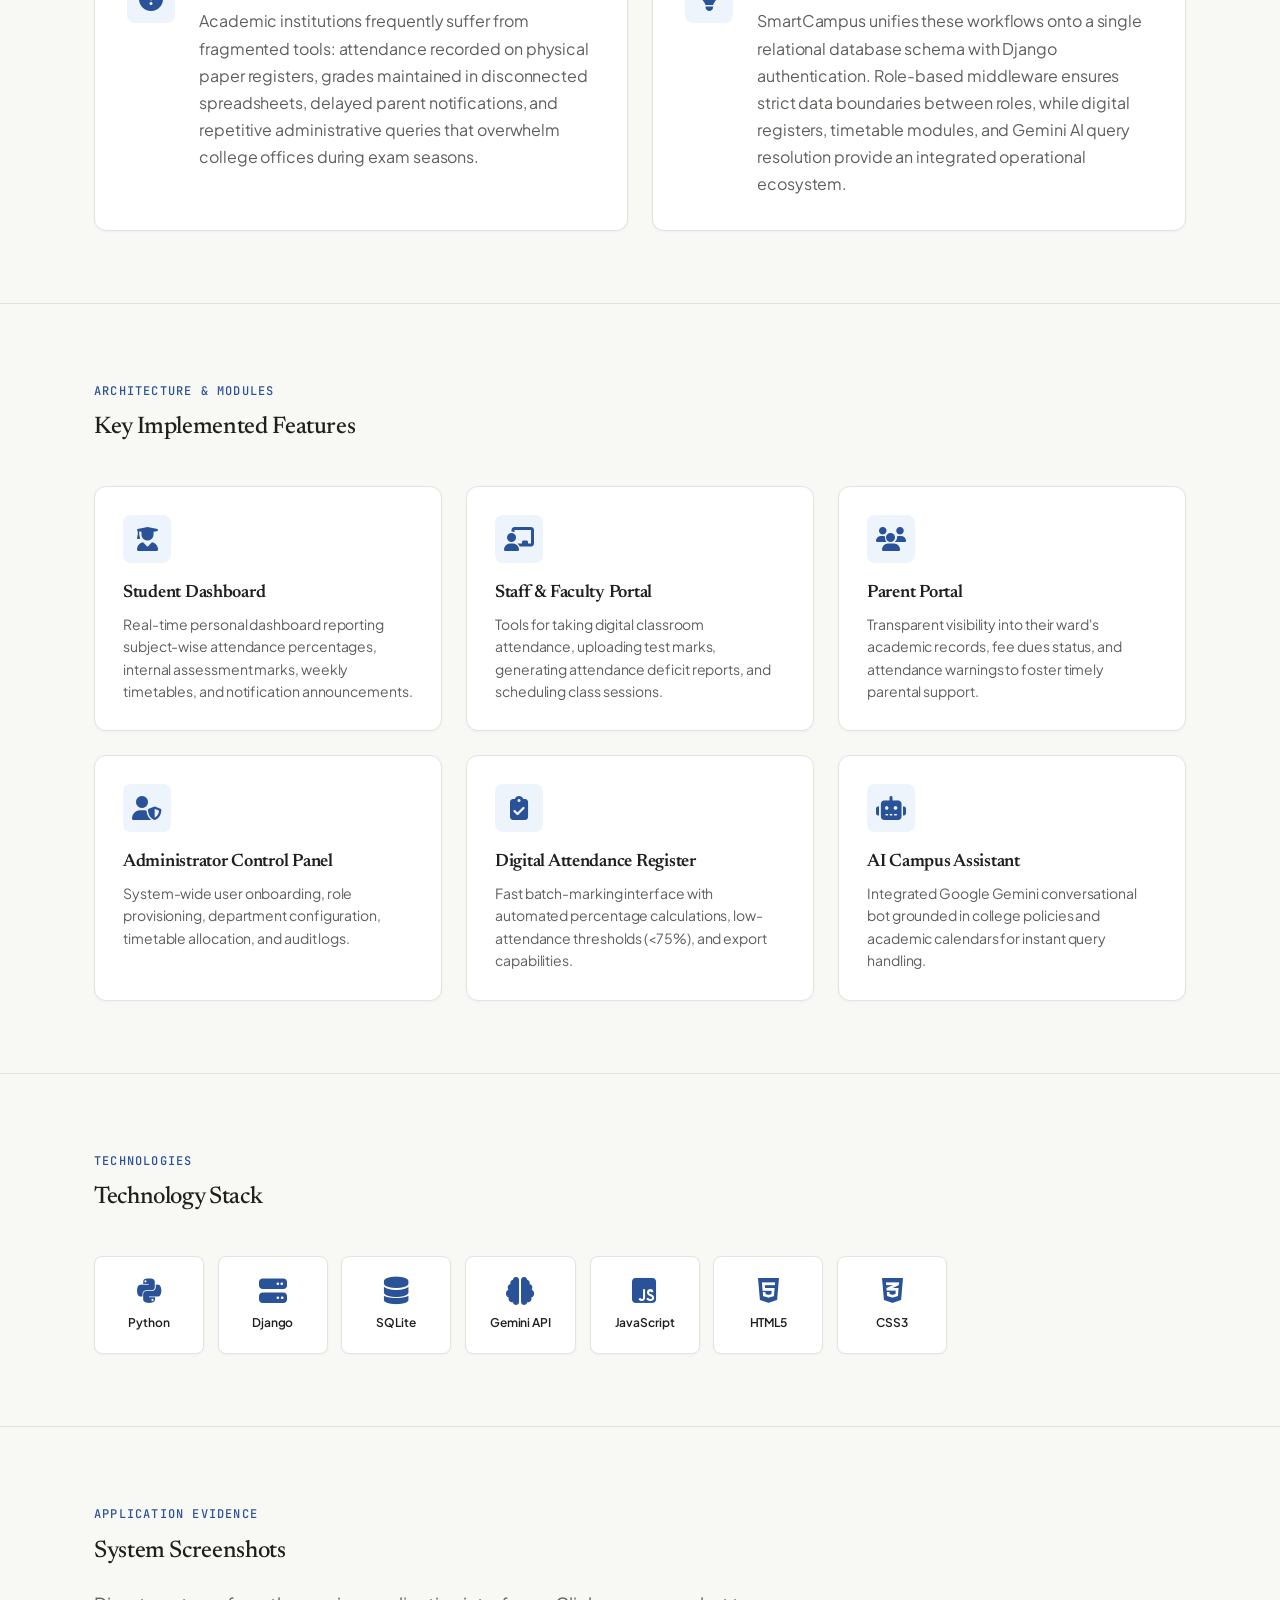
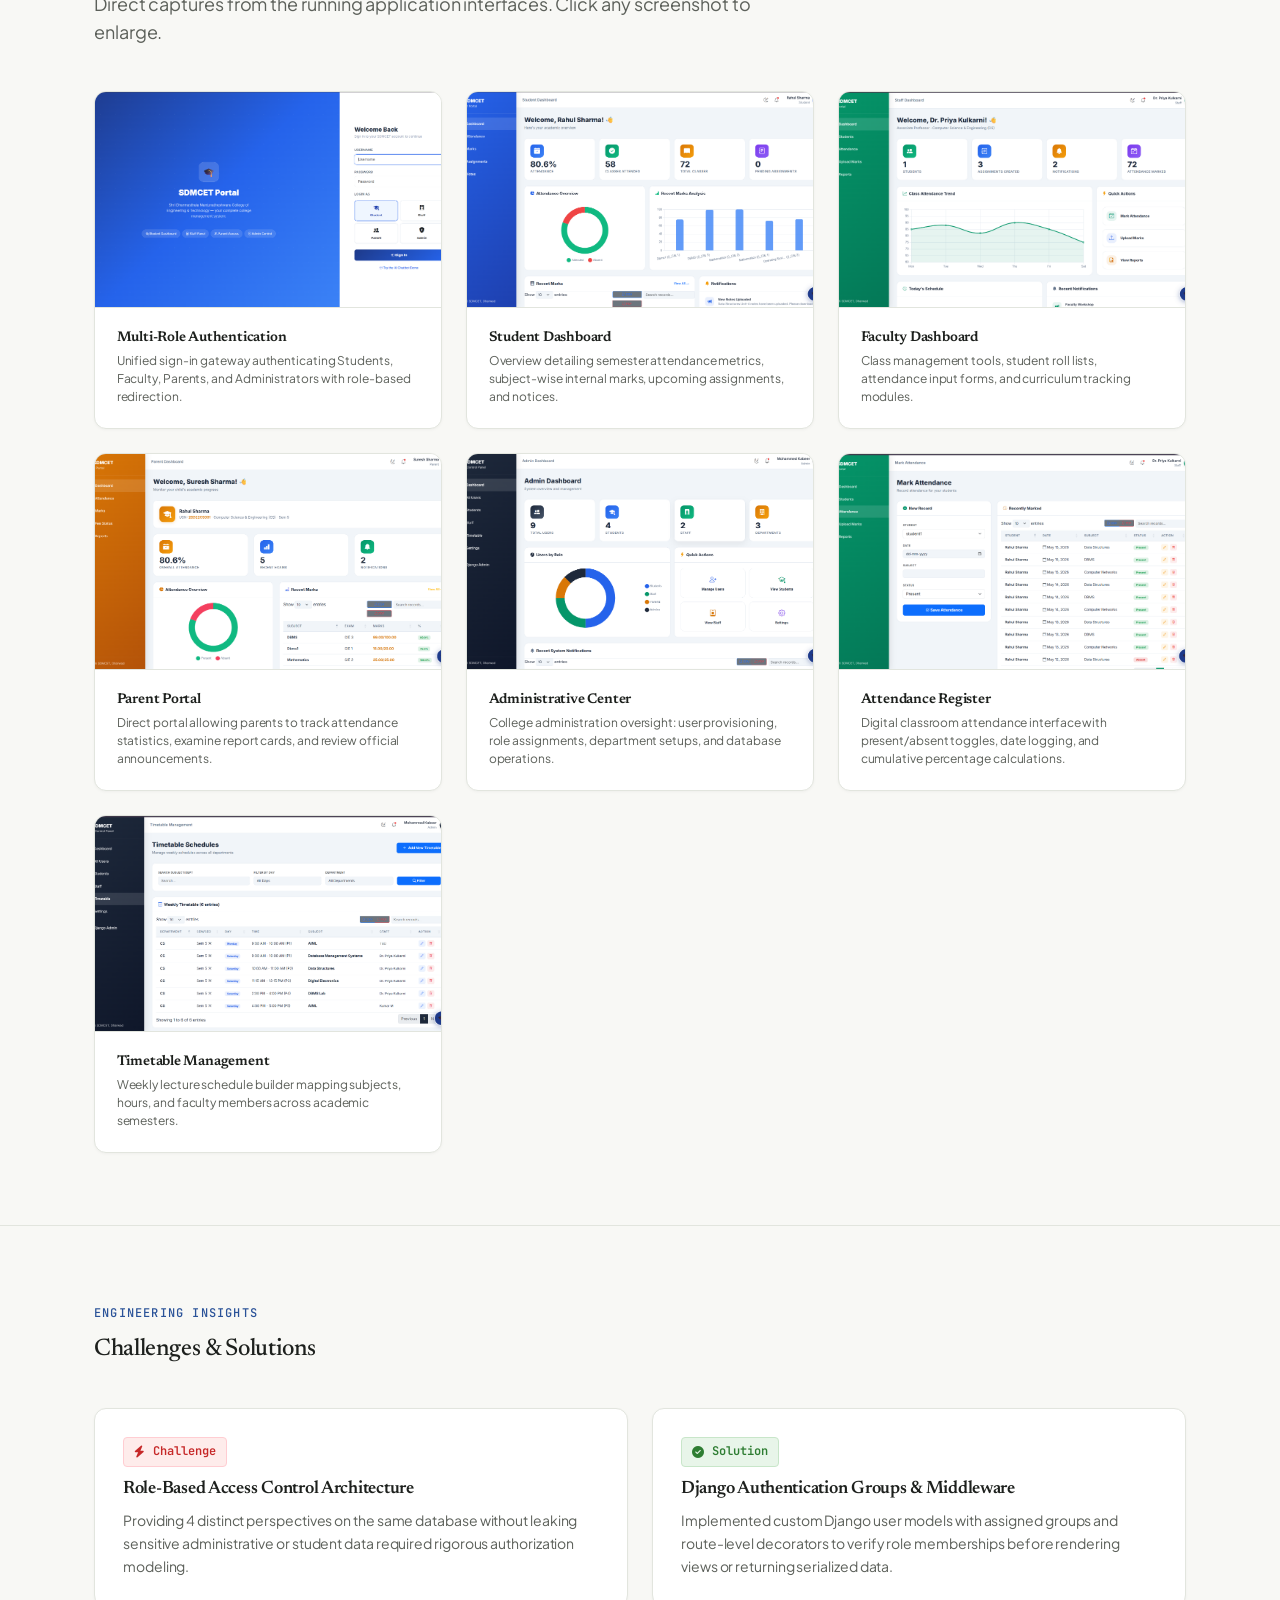
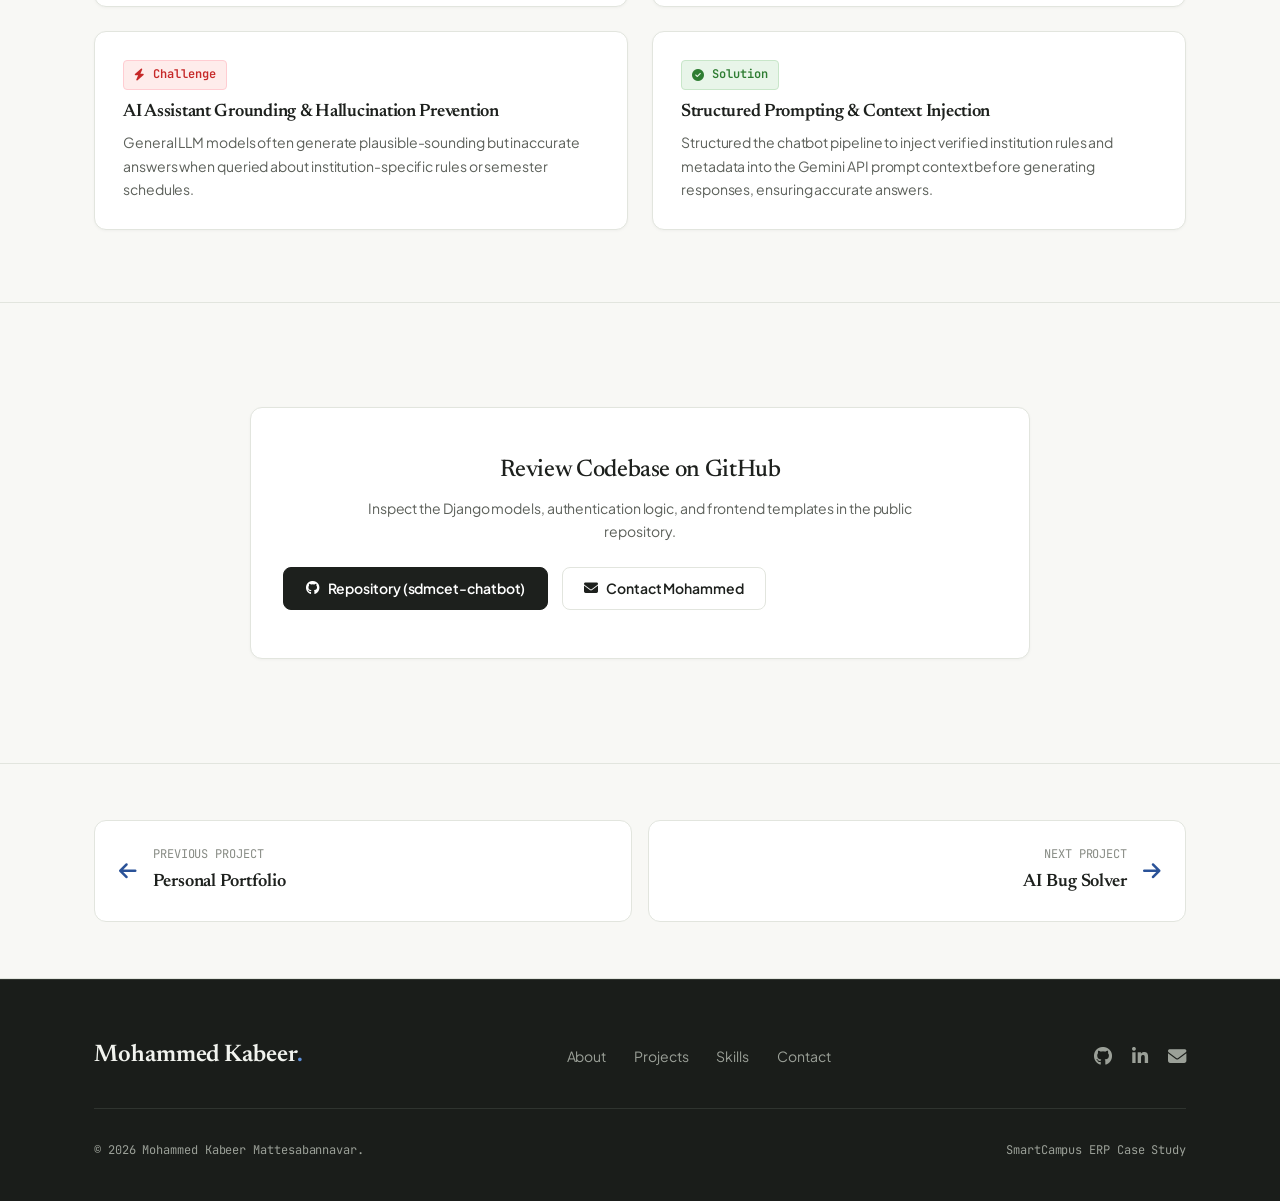
<file: project-smartcampus.html>
<!DOCTYPE html>
<html lang="en">
<head>
    <meta charset="UTF-8">
    <meta name="viewport" content="width=device-width, initial-scale=1.0">
    <title>SmartCampus ERP Portal — Case Study | Mohammed Kabeer</title>
    <meta name="description" content="Detailed case study of SmartCampus ERP Portal: an academic management platform built with Django, SQLite, and Google Gemini API by Mohammed Kabeer.">
    <link rel="canonical" href="https://kabeer-321.github.io/project-smartcampus.html">
    <link rel="icon" href="data:image/svg+xml,<svg xmlns='http://www.w3.org/2000/svg' viewBox='0 0 100 100'><text y='.9em' font-size='80' font-family='Georgia,serif' font-weight='bold' fill='%231D201D'>K<tspan fill='%232A5298'>.</tspan></text></svg>">

    <!-- Google Fonts -->
    <link rel="preconnect" href="https://fonts.googleapis.com">
    <link rel="preconnect" href="https://fonts.gstatic.com" crossorigin>
    <link href="https://fonts.googleapis.com/css2?family=JetBrains+Mono:wght@400;500;600&family=Newsreader:ital,opsz,wght@0,6..72,400;0,6..72,500;0,6..72,600;1,6..72,400;1,6..72,500&family=Plus+Jakarta+Sans:wght@400;500;600;700&display=swap" rel="stylesheet">
    
    <!-- Font Awesome Icons -->
    <link rel="stylesheet" href="https://cdnjs.cloudflare.com/ajax/libs/font-awesome/6.4.0/css/all.min.css">

    <!-- Stylesheets -->
    <link rel="stylesheet" href="style.css">
    <link rel="stylesheet" href="project-page.css">
</head>
<body>

    <!-- Reading Progress Indicator -->
    <div class="scroll-progress-container">
        <div class="scroll-progress-bar" id="scroll-bar"></div>
    </div>

    <!-- Navigation Header -->
    <header class="header" id="header">
        <nav class="nav container">
            <a href="index.html#home" class="nav__logo">Kabeer<span>.</span></a>
            <div class="nav__menu" id="nav-menu">
                <ul class="nav__list">
                    <li><a href="index.html#home" class="nav__link">Home</a></li>
                    <li><a href="index.html#about" class="nav__link">About</a></li>
                    <li><a href="index.html#projects" class="nav__link active-link">Projects</a></li>
                    <li><a href="index.html#skills" class="nav__link">Skills</a></li>
                    <li><a href="index.html#education" class="nav__link">Education</a></li>
                    <li><a href="index.html#github" class="nav__link">GitHub</a></li>
                    <li><a href="index.html#contact" class="nav__link">Contact</a></li>
                </ul>
                <div class="nav__close" id="nav-close" aria-label="Close menu"><i class="fas fa-times"></i></div>
            </div>
            <div class="nav__actions">
                <a href="index.html#projects" class="btn btn-outline btn-sm">
                    <i class="fas fa-arrow-left"></i> All Projects
                </a>
                <div class="nav__toggle" id="nav-toggle" aria-label="Open menu"><i class="fas fa-bars"></i></div>
            </div>
        </nav>
    </header>

    <main class="main">

        <!-- Case Study Hero -->
        <section class="project-hero">
            <div class="container">
                <a href="index.html#projects" class="project-hero__back">
                    <i class="fas fa-arrow-left"></i> Back to Projects
                </a>
                <div class="project-hero__content">
                    <span class="project-hero__label">Academic Case Study</span>
                    <h1 class="project-hero__title">SmartCampus ERP Portal</h1>
                    <p class="project-hero__subtitle">AI-Powered Academic Management Platform built with Django, SQLite & Google Gemini API</p>
                    <div class="project-hero__tags">
                        <span class="tag">Django</span>
                        <span class="tag">Python</span>
                        <span class="tag">SQLite</span>
                        <span class="tag">Gemini API</span>
                        <span class="tag">RAG</span>
                        <span class="tag">REST Endpoints</span>
                        <span class="tag">JavaScript</span>
                    </div>
                    <div class="project-hero__actions">
                        <a href="https://github.com/KABEER-321/sdmcet-chatbot" target="_blank" rel="noopener noreferrer" class="btn btn-primary">
                            <i class="fab fa-github"></i> View GitHub Repository
                        </a>
                        <a href="#screenshots" class="btn btn-outline">
                            <i class="fas fa-images"></i> Explore Screenshots
                        </a>
                    </div>
                </div>
                <div class="project-hero__image">
                    <img src="assets/images/smartcampus/sc-admin.png" alt="SmartCampus ERP Admin Dashboard real screenshot" class="project-hero__img">
                </div>
            </div>
        </section>

        <!-- Project Overview -->
        <section class="project-section">
            <div class="container">
                <div class="section__header">
                    <span class="section__eyebrow">Context</span>
                    <h2 class="section__title">Executive Summary</h2>
                </div>
                <div class="project-overview">
                    <p>
                        <strong>SmartCampus ERP Portal</strong> is a full-stack academic management platform designed to digitize and organize campus operations. Developed with Python and Django, the system addresses common communication and administrative bottlenecks across college departments by providing dedicated, role-based dashboards for students, faculty, parents, and administrative staff.
                    </p>
                    <p>
                        To enhance everyday utility, the portal incorporates Google Gemini API integration configured with Retrieval Augmented Generation (RAG) principles, enabling stakeholders to query institutional regulations, schedules, and academic FAQs through an interactive campus assistant.
                    </p>
                </div>
            </div>
        </section>

        <!-- Problem Statement & Solution -->
        <section class="project-section">
            <div class="container grid" style="grid-template-columns: repeat(auto-fit, minmax(320px, 1fr)); gap: 1.5rem;">
                <div class="project-problem">
                    <div class="project-problem__icon"><i class="fas fa-exclamation-circle"></i></div>
                    <div class="project-problem__content">
                        <h3>The Problem</h3>
                        <p>Academic institutions frequently suffer from fragmented tools: attendance recorded on physical paper registers, grades maintained in disconnected spreadsheets, delayed parent notifications, and repetitive administrative queries that overwhelm college offices during exam seasons.</p>
                    </div>
                </div>

                <div class="project-solution">
                    <div class="project-solution__icon"><i class="fas fa-lightbulb"></i></div>
                    <div class="project-solution__content">
                        <h3>The Engineering Solution</h3>
                        <p>SmartCampus unifies these workflows onto a single relational database schema with Django authentication. Role-based middleware ensures strict data boundaries between roles, while digital registers, timetable modules, and Gemini AI query resolution provide an integrated operational ecosystem.</p>
                    </div>
                </div>
            </div>
        </section>

        <!-- Key Features Grid -->
        <section class="project-section">
            <div class="container">
                <div class="section__header">
                    <span class="section__eyebrow">Architecture & Modules</span>
                    <h2 class="section__title">Key Implemented Features</h2>
                </div>
                <div class="project-features__grid">
                    <div class="feature-card">
                        <div class="feature-card__icon"><i class="fas fa-user-graduate"></i></div>
                        <h3>Student Dashboard</h3>
                        <p>Real-time personal dashboard reporting subject-wise attendance percentages, internal assessment marks, weekly timetables, and notification announcements.</p>
                    </div>

                    <div class="feature-card">
                        <div class="feature-card__icon"><i class="fas fa-chalkboard-teacher"></i></div>
                        <h3>Staff & Faculty Portal</h3>
                        <p>Tools for taking digital classroom attendance, uploading test marks, generating attendance deficit reports, and scheduling class sessions.</p>
                    </div>

                    <div class="feature-card">
                        <div class="feature-card__icon"><i class="fas fa-users"></i></div>
                        <h3>Parent Portal</h3>
                        <p>Transparent visibility into their ward's academic records, fee dues status, and attendance warnings to foster timely parental support.</p>
                    </div>

                    <div class="feature-card">
                        <div class="feature-card__icon"><i class="fas fa-user-shield"></i></div>
                        <h3>Administrator Control Panel</h3>
                        <p>System-wide user onboarding, role provisioning, department configuration, timetable allocation, and audit logs.</p>
                    </div>

                    <div class="feature-card">
                        <div class="feature-card__icon"><i class="fas fa-clipboard-check"></i></div>
                        <h3>Digital Attendance Register</h3>
                        <p>Fast batch-marking interface with automated percentage calculations, low-attendance thresholds (&lt;75%), and export capabilities.</p>
                    </div>

                    <div class="feature-card">
                        <div class="feature-card__icon"><i class="fas fa-robot"></i></div>
                        <h3>AI Campus Assistant</h3>
                        <p>Integrated Google Gemini conversational bot grounded in college policies and academic calendars for instant query handling.</p>
                    </div>
                </div>
            </div>
        </section>

        <!-- Technology Stack -->
        <section class="project-section">
            <div class="container">
                <div class="section__header">
                    <span class="section__eyebrow">Technologies</span>
                    <h2 class="section__title">Technology Stack</h2>
                </div>
                <div class="tech-stack__grid">
                    <div class="tech-card">
                        <i class="fab fa-python"></i>
                        <span>Python</span>
                    </div>
                    <div class="tech-card">
                        <i class="fas fa-server"></i>
                        <span>Django</span>
                    </div>
                    <div class="tech-card">
                        <i class="fas fa-database"></i>
                        <span>SQLite</span>
                    </div>
                    <div class="tech-card">
                        <i class="fas fa-brain"></i>
                        <span>Gemini API</span>
                    </div>
                    <div class="tech-card">
                        <i class="fab fa-js-square"></i>
                        <span>JavaScript</span>
                    </div>
                    <div class="tech-card">
                        <i class="fab fa-html5"></i>
                        <span>HTML5</span>
                    </div>
                    <div class="tech-card">
                        <i class="fab fa-css3-alt"></i>
                        <span>CSS3</span>
                    </div>
                </div>
            </div>
        </section>

        <!-- System Screenshots Gallery -->
        <section class="project-section" id="screenshots">
            <div class="container">
                <div class="section__header">
                    <span class="section__eyebrow">Application Evidence</span>
                    <h2 class="section__title">System Screenshots</h2>
                    <p class="section__subtitle">Direct captures from the running application interfaces. Click any screenshot to enlarge.</p>
                </div>

                <div class="screenshots__grid">
                    
                    <!-- Screenshot 1 -->
                    <div class="screenshot-card">
                        <div class="screenshot-img__wrapper">
                            <img src="assets/images/smartcampus/sc-login.png" alt="Multi-Role Authentication Portal" class="screenshot-img" loading="lazy">
                            <div class="screenshot-hover__overlay">
                                <i class="fas fa-expand"></i>
                            </div>
                        </div>
                        <div class="screenshot-info">
                            <h3>Multi-Role Authentication</h3>
                            <p>Unified sign-in gateway authenticating Students, Faculty, Parents, and Administrators with role-based redirection.</p>
                        </div>
                    </div>

                    <!-- Screenshot 2 -->
                    <div class="screenshot-card">
                        <div class="screenshot-img__wrapper">
                            <img src="assets/images/smartcampus/sc-student.png" alt="Student Dashboard Interface" class="screenshot-img" loading="lazy">
                            <div class="screenshot-hover__overlay">
                                <i class="fas fa-expand"></i>
                            </div>
                        </div>
                        <div class="screenshot-info">
                            <h3>Student Dashboard</h3>
                            <p>Overview detailing semester attendance metrics, subject-wise internal marks, upcoming assignments, and notices.</p>
                        </div>
                    </div>

                    <!-- Screenshot 3 -->
                    <div class="screenshot-card">
                        <div class="screenshot-img__wrapper">
                            <img src="assets/images/smartcampus/sc-staff.png" alt="Faculty Management Interface" class="screenshot-img" loading="lazy">
                            <div class="screenshot-hover__overlay">
                                <i class="fas fa-expand"></i>
                            </div>
                        </div>
                        <div class="screenshot-info">
                            <h3>Faculty Dashboard</h3>
                            <p>Class management tools, student roll lists, attendance input forms, and curriculum tracking modules.</p>
                        </div>
                    </div>

                    <!-- Screenshot 4 -->
                    <div class="screenshot-card">
                        <div class="screenshot-img__wrapper">
                            <img src="assets/images/smartcampus/sc-parent.png" alt="Parent Dashboard Interface" class="screenshot-img" loading="lazy">
                            <div class="screenshot-hover__overlay">
                                <i class="fas fa-expand"></i>
                            </div>
                        </div>
                        <div class="screenshot-info">
                            <h3>Parent Portal</h3>
                            <p>Direct portal allowing parents to track attendance statistics, examine report cards, and review official announcements.</p>
                        </div>
                    </div>

                    <!-- Screenshot 5 -->
                    <div class="screenshot-card">
                        <div class="screenshot-img__wrapper">
                            <img src="assets/images/smartcampus/sc-admin.png" alt="Admin Control Center" class="screenshot-img" loading="lazy">
                            <div class="screenshot-hover__overlay">
                                <i class="fas fa-expand"></i>
                            </div>
                        </div>
                        <div class="screenshot-info">
                            <h3>Administrative Center</h3>
                            <p>College administration oversight: user provisioning, role assignments, department setups, and database operations.</p>
                        </div>
                    </div>

                    <!-- Screenshot 6 -->
                    <div class="screenshot-card">
                        <div class="screenshot-img__wrapper">
                            <img src="assets/images/smartcampus/sc-attendance.png" alt="Digital Attendance Register" class="screenshot-img" loading="lazy">
                            <div class="screenshot-hover__overlay">
                                <i class="fas fa-expand"></i>
                            </div>
                        </div>
                        <div class="screenshot-info">
                            <h3>Attendance Register</h3>
                            <p>Digital classroom attendance interface with present/absent toggles, date logging, and cumulative percentage calculations.</p>
                        </div>
                    </div>

                    <!-- Screenshot 7 -->
                    <div class="screenshot-card">
                        <div class="screenshot-img__wrapper">
                            <img src="assets/images/smartcampus/sc-timetable.png" alt="Timetable Management" class="screenshot-img" loading="lazy">
                            <div class="screenshot-hover__overlay">
                                <i class="fas fa-expand"></i>
                            </div>
                        </div>
                        <div class="screenshot-info">
                            <h3>Timetable Management</h3>
                            <p>Weekly lecture schedule builder mapping subjects, hours, and faculty members across academic semesters.</p>
                        </div>
                    </div>

                </div>
            </div>
        </section>

        <!-- Engineering Challenges & Solutions -->
        <section class="project-section">
            <div class="container">
                <div class="section__header">
                    <span class="section__eyebrow">Engineering Insights</span>
                    <h2 class="section__title">Challenges & Solutions</h2>
                </div>
                <div class="challenges__grid">
                    <div class="challenge-card">
                        <div class="challenge-card__header">
                            <span class="challenge-label challenge"><i class="fas fa-bolt"></i> Challenge</span>
                        </div>
                        <h3>Role-Based Access Control Architecture</h3>
                        <p>Providing 4 distinct perspectives on the same database without leaking sensitive administrative or student data required rigorous authorization modeling.</p>
                    </div>

                    <div class="challenge-card">
                        <div class="challenge-card__header">
                            <span class="challenge-label solution"><i class="fas fa-check-circle"></i> Solution</span>
                        </div>
                        <h3>Django Authentication Groups & Middleware</h3>
                        <p>Implemented custom Django user models with assigned groups and route-level decorators to verify role memberships before rendering views or returning serialized data.</p>
                    </div>

                    <div class="challenge-card">
                        <div class="challenge-card__header">
                            <span class="challenge-label challenge"><i class="fas fa-bolt"></i> Challenge</span>
                        </div>
                        <h3>AI Assistant Grounding & Hallucination Prevention</h3>
                        <p>General LLM models often generate plausible-sounding but inaccurate answers when queried about institution-specific rules or semester schedules.</p>
                    </div>

                    <div class="challenge-card">
                        <div class="challenge-card__header">
                            <span class="challenge-label solution"><i class="fas fa-check-circle"></i> Solution</span>
                        </div>
                        <h3>Structured Prompting & Context Injection</h3>
                        <p>Structured the chatbot pipeline to inject verified institution rules and metadata into the Gemini API prompt context before generating responses, ensuring accurate answers.</p>
                    </div>
                </div>
            </div>
        </section>

        <!-- Project Links (Bottom CTA) -->
        <section class="project-section text-center">
            <div class="container">
                <div class="project-cta">
                    <h3 class="project-cta__title">Review Codebase on GitHub</h3>
                    <p class="project-cta__desc">Inspect the Django models, authentication logic, and frontend templates in the public repository.</p>
                    <div class="project-hero__actions justify-center" style="margin-top: 1rem;">
                        <a href="https://github.com/KABEER-321/sdmcet-chatbot" target="_blank" rel="noopener noreferrer" class="btn btn-primary">
                            <i class="fab fa-github"></i> Repository (sdmcet-chatbot)
                        </a>
                        <a href="index.html#contact" class="btn btn-outline">
                            <i class="fas fa-envelope"></i> Contact Mohammed
                        </a>
                    </div>
                </div>
            </div>
        </section>

        <!-- Case Study Navigation -->
        <section class="project-section project-nav-section">
            <div class="container">
                <div class="project-nav">
                    <a href="project-portfolio.html" class="project-nav__link prev">
                        <i class="fas fa-arrow-left"></i>
                        <div>
                            <span class="project-nav__label">Previous Project</span>
                            <span class="project-nav__name">Personal Portfolio</span>
                        </div>
                    </a>
                    <a href="project-bugtracker.html" class="project-nav__link next">
                        <div>
                            <span class="project-nav__label">Next Project</span>
                            <span class="project-nav__name">AI Bug Solver</span>
                        </div>
                        <i class="fas fa-arrow-right"></i>
                    </a>
                </div>
            </div>
        </section>

    </main>

    <!-- Footer -->
    <footer class="footer">
        <div class="footer__container container">
            <div class="footer__top">
                <div class="footer__brand">
                    Mohammed Kabeer<span>.</span>
                </div>
                <ul class="footer__links">
                    <li><a href="index.html#about" class="footer__link">About</a></li>
                    <li><a href="index.html#projects" class="footer__link">Projects</a></li>
                    <li><a href="index.html#skills" class="footer__link">Skills</a></li>
                    <li><a href="index.html#contact" class="footer__link">Contact</a></li>
                </ul>
                <div class="footer__social">
                    <a href="https://github.com/KABEER-321" target="_blank" rel="noopener noreferrer" class="footer__social-link" aria-label="GitHub Profile">
                        <i class="fab fa-github"></i>
                    </a>
                    <a href="https://www.linkedin.com/in/mohammed-kabeer-m-0b2520373/" target="_blank" rel="noopener noreferrer" class="footer__social-link" aria-label="LinkedIn Profile">
                        <i class="fab fa-linkedin-in"></i>
                    </a>
                    <a href="mailto:mdkabeermm786786@gmail.com" class="footer__social-link" aria-label="Email Me">
                        <i class="fas fa-envelope"></i>
                    </a>
                </div>
            </div>
            <div class="footer__bottom">
                <span>&copy; <span id="current-year"></span> Mohammed Kabeer Mattesabannavar.</span>
                <span>SmartCampus ERP Case Study</span>
            </div>
        </div>
    </footer>

    <!-- Lightbox Modal -->
    <div id="lightbox-modal" class="lightbox-modal">
        <span class="lightbox-close">&times;</span>
        <div class="lightbox-content-wrapper">
            <img class="lightbox-img" id="lightbox-img" alt="Enlarged Screenshot">
            <div id="lightbox-caption" class="lightbox-caption"></div>
        </div>
    </div>

    <!-- Scroll Up -->
    <a href="#" class="scrollup" id="scroll-up" aria-label="Scroll to top of page">
        <i class="fas fa-arrow-up"></i>
    </a>

    <!-- Scripts -->
    <script src="script.js" defer></script>
</body>
</html>
</file>
<file: style.css>
/* ==========================================================================
   MOHAMMED KABEER — PERSONAL DEVELOPER PORTFOLIO
   Design System: Modern Technical Editorial
   Aesthetic: Warm ivory canvas, deep charcoal typography, hairline dividers,
              subtle slate cobalt accents, open whitespace, restrained interactions.
   ========================================================================== */

/* --------------------------------------------------------------------------
   1. DESIGN TOKENS & CUSTOM PROPERTIES
   -------------------------------------------------------------------------- */
:root {
  /* Surfaces & Canvas */
  --bg: #F8F8F5;               /* Warm natural ivory / paper canvas */
  --surface: #FFFFFF;          /* Pure crisp white for project cards & forms */
  --surface-alt: #F1F2ED;      /* Subtle secondary surface for tags & panels */
  --surface-hover: #FBFBF9;    /* Gentle hover tint */
  --surface-muted: #EBECE6;    /* Slightly deeper container background */

  /* Text & Ink */
  --text-main: #1D201D;        /* Primary rich dark charcoal */
  --text-muted: #5C605A;       /* Secondary neutral charcoal */
  --text-faint: #888C85;       /* Faint metadata & captions */

  /* Hairline Borders & Dividers */
  --border: #E2E5DE;           /* 1px structural hairline border */
  --border-subtle: #ECEFEA;    /* Lighter internal divider */
  --border-strong: #C2C6BE;    /* Hover and active borders */

  /* Accent: Deep Slate Cobalt / Restrained Academic Blue */
  --accent: #2A5298;           /* Primary interactive accent */
  --accent-hover: #1E3F78;     /* Darker hover state */
  --accent-soft: #EEF4FB;      /* Light tinted background for badges/tags */
  --accent-text: #1E468A;      /* High-contrast accessible text on accent-soft */

  /* Neutral Badges & Tags */
  --tag-bg: #EEF0EA;
  --tag-text: #373B35;
  --tag-border: #E0E3DC;

  /* Dark Ground (Footer) */
  --dark-bg: #1A1D1A;
  --dark-surface: #242824;
  --dark-text: #F1F3EE;
  --dark-text-muted: #9BA098;
  --dark-border: #2F342F;

  /* Subtle Editorial Elevation */
  --shadow-sm: 0 1px 3px rgba(29, 32, 29, 0.04);
  --shadow-md: 0 4px 14px rgba(29, 32, 29, 0.05), 0 1px 3px rgba(29, 32, 29, 0.03);
  --shadow-lg: 0 12px 28px rgba(29, 32, 29, 0.07), 0 2px 6px rgba(29, 32, 29, 0.03);

  /* Typography System */
  --font-serif: 'Newsreader', Georgia, 'Times New Roman', serif;
  --font-sans: 'Plus Jakarta Sans', -apple-system, BlinkMacSystemFont, 'Segoe UI', Roboto, Helvetica, Arial, sans-serif;
  --font-mono: 'JetBrains Mono', 'Fira Code', Menlo, Monaco, Consolas, monospace;

  /* Fluid Type Scale */
  --text-xs: 0.75rem;
  --text-sm: 0.875rem;
  --text-base: 1rem;
  --text-md: 1.125rem;
  --text-lg: 1.25rem;
  --text-xl: 1.5rem;
  --text-2xl: clamp(1.75rem, 3.5vw, 2.25rem);
  --text-3xl: clamp(2.25rem, 5vw, 3.25rem);
  --text-hero: clamp(2.5rem, 6vw, 4rem);

  /* Spacing & Layout */
  --header-height: 4.25rem;
  --container-max: 1140px;
  --radius-sm: 4px;
  --radius-md: 8px;
  --radius-lg: 12px;
  --radius-pill: 9999px;

  /* Transitions */
  --transition-fast: 0.15s ease;
  --transition-normal: 0.25s ease;
}

/* --------------------------------------------------------------------------
   2. CSS RESET & GLOBAL BASE
   -------------------------------------------------------------------------- */
*, *::before, *::after {
  box-sizing: border-box;
  margin: 0;
  padding: 0;
}

html {
  scroll-behavior: smooth;
  font-size: 16px;
  -webkit-text-size-adjust: 100%;
}

body {
  background-color: var(--bg);
  color: var(--text-main);
  font-family: var(--font-sans);
  font-size: var(--text-base);
  line-height: 1.65;
  letter-spacing: -0.005em;
  min-height: 100vh;
  overflow-x: hidden;
  text-rendering: optimizeLegibility;
  -webkit-font-smoothing: antialiased;
  -moz-osx-font-smoothing: grayscale;
}

:focus-visible {
  outline: 2px solid var(--accent);
  outline-offset: 3px;
}

::selection {
  background: var(--accent-soft);
  color: var(--accent-text);
}

img, picture, svg, video {
  display: block;
  max-width: 100%;
  height: auto;
}

ul, ol {
  list-style: none;
}

a {
  color: inherit;
  text-decoration: none;
  transition: color var(--transition-fast);
}

button, input, textarea, select {
  font: inherit;
  color: inherit;
}

button {
  background: none;
  border: none;
  cursor: pointer;
}

h1, h2, h3, h4, h5, h6 {
  color: var(--text-main);
  font-family: var(--font-serif);
  font-weight: 500;
  line-height: 1.2;
  letter-spacing: -0.015em;
}

h1 { font-size: var(--text-3xl); }
h2 { font-size: var(--text-2xl); }
h3 { font-size: var(--text-xl); }
h4 { font-size: var(--text-lg); }

code, kbd, pre, samp, .font-mono {
  font-family: var(--font-mono);
  font-size: 0.9em;
}

/* --------------------------------------------------------------------------
   3. LAYOUT & UTILITIES
   -------------------------------------------------------------------------- */
.container {
  width: 100%;
  max-width: var(--container-max);
  margin-left: auto;
  margin-right: auto;
  padding-left: 1.5rem;
  padding-right: 1.5rem;
}

.section {
  padding: 5rem 0;
  position: relative;
}

.section__header {
  margin-bottom: 2.75rem;
  max-width: 680px;
}

.section__eyebrow {
  display: inline-flex;
  align-items: center;
  gap: 0.5rem;
  font-family: var(--font-mono);
  font-size: var(--text-xs);
  text-transform: uppercase;
  letter-spacing: 0.1em;
  color: var(--accent);
  font-weight: 500;
  margin-bottom: 0.75rem;
}

.section__title {
  font-size: var(--text-2xl);
  font-weight: 500;
  color: var(--text-main);
  margin-bottom: 0.75rem;
}

.section__subtitle {
  font-size: var(--text-md);
  color: var(--text-muted);
  line-height: 1.6;
}

.grid {
  display: grid;
  gap: 1.5rem;
}

/* Restrained Buttons */
.btn {
  display: inline-flex;
  align-items: center;
  justify-content: center;
  gap: 0.5rem;
  font-family: var(--font-sans);
  font-size: var(--text-sm);
  font-weight: 600;
  padding: 0.75rem 1.35rem;
  border-radius: var(--radius-md);
  transition: all var(--transition-fast);
  white-space: nowrap;
  line-height: 1.2;
}

.btn-primary {
  background-color: var(--text-main);
  color: #FFFFFF;
  border: 1px solid var(--text-main);
}

.btn-primary:hover {
  background-color: var(--accent);
  border-color: var(--accent);
  color: #FFFFFF;
  transform: translateY(-1px);
  box-shadow: var(--shadow-md);
}

.btn-outline {
  background-color: var(--surface);
  color: var(--text-main);
  border: 1px solid var(--border);
}

.btn-outline:hover {
  background-color: var(--surface-hover);
  border-color: var(--border-strong);
  color: var(--text-main);
  transform: translateY(-1px);
  box-shadow: var(--shadow-sm);
}

.btn-sm {
  padding: 0.5rem 0.9rem;
  font-size: var(--text-xs);
  border-radius: var(--radius-sm);
}

/* Tags & Tech Pills */
.tag {
  display: inline-flex;
  align-items: center;
  gap: 0.35rem;
  padding: 0.25rem 0.65rem;
  border-radius: var(--radius-sm);
  background: var(--tag-bg);
  color: var(--tag-text);
  border: 1px solid var(--tag-border);
  font-family: var(--font-mono);
  font-size: var(--text-xs);
  font-weight: 500;
  line-height: 1.2;
}

.tag--accent {
  background: var(--accent-soft);
  color: var(--accent-text);
  border-color: rgba(42, 82, 152, 0.18);
}

/* Reading Progress Indicator */
.scroll-progress-container {
  position: fixed;
  top: 0;
  left: 0;
  width: 100%;
  height: 2px;
  background: transparent;
  z-index: 1001;
}

.scroll-progress-bar {
  height: 100%;
  width: 0%;
  background: var(--accent);
  transition: width 0.1s linear;
}

/* --------------------------------------------------------------------------
   4. NAVIGATION HEADER
   -------------------------------------------------------------------------- */
.header {
  position: sticky;
  top: 0;
  width: 100%;
  height: var(--header-height);
  background-color: rgba(248, 248, 245, 0.95);
  backdrop-filter: blur(10px);
  -webkit-backdrop-filter: blur(10px);
  border-bottom: 1px solid var(--border);
  z-index: 1000;
  transition: background-color var(--transition-fast), border-color var(--transition-fast);
}

.header.scroll-header {
  box-shadow: var(--shadow-sm);
}

.nav {
  height: 100%;
  display: flex;
  align-items: center;
  justify-content: space-between;
}

.nav__logo {
  font-family: var(--font-serif);
  font-size: var(--text-xl);
  font-weight: 600;
  color: var(--text-main);
  letter-spacing: -0.02em;
  display: inline-flex;
  align-items: baseline;
  gap: 2px;
}

.nav__logo span {
  color: var(--accent);
  font-weight: 700;
}

.nav__menu {
  display: flex;
  align-items: center;
}

.nav__list {
  display: flex;
  align-items: center;
  gap: 2rem;
}

.mobile-only-nav {
  display: none;
}

.nav__link {
  font-family: var(--font-sans);
  font-size: var(--text-sm);
  font-weight: 500;
  color: var(--text-muted);
  padding: 0.35rem 0;
  position: relative;
  transition: color var(--transition-fast);
}

.nav__link:hover {
  color: var(--text-main);
}

.nav__link.active-link {
  color: var(--accent);
  font-weight: 600;
}

.nav__link.active-link::after {
  content: '';
  position: absolute;
  bottom: -2px;
  left: 0;
  width: 100%;
  height: 1.5px;
  background-color: var(--accent);
}

.nav__actions {
  display: flex;
  align-items: center;
  gap: 1rem;
}

.nav__toggle,
.nav__close {
  display: none;
  font-size: 1.25rem;
  color: var(--text-main);
  cursor: pointer;
  padding: 0.5rem;
}

/* --------------------------------------------------------------------------
   5. HERO SECTION
   -------------------------------------------------------------------------- */
.hero {
  padding-top: 3.5rem;
  padding-bottom: 4.5rem;
  border-bottom: 1px solid var(--border);
}

.hero__container {
  display: grid;
  grid-template-columns: 1.25fr 0.75fr;
  align-items: center;
  gap: 3.5rem;
}

.hero__eyebrow {
  display: inline-flex;
  align-items: center;
  gap: 0.5rem;
  background: var(--surface);
  border: 1px solid var(--border);
  padding: 0.35rem 0.85rem;
  border-radius: var(--radius-pill);
  font-family: var(--font-mono);
  font-size: var(--text-xs);
  color: var(--text-muted);
  font-weight: 500;
  margin-bottom: 1.5rem;
}

.status-dot {
  width: 7px;
  height: 7px;
  border-radius: 50%;
  background: #2E7D32;
  box-shadow: 0 0 0 3px rgba(46, 125, 50, 0.15);
}

.hero__title {
  font-size: var(--text-hero);
  font-family: var(--font-serif);
  font-weight: 500;
  line-height: 1.08;
  letter-spacing: -0.025em;
  color: var(--text-main);
  margin-bottom: 1rem;
}

.hero__subtitle {
  font-size: clamp(1.1rem, 2.2vw, 1.35rem);
  font-weight: 400;
  line-height: 1.45;
  color: var(--text-muted);
  margin-bottom: 1.25rem;
  max-width: 600px;
}

.hero__bio {
  font-size: var(--text-base);
  color: var(--text-muted);
  line-height: 1.7;
  margin-bottom: 2rem;
  max-width: 580px;
}

.hero__actions {
  display: flex;
  flex-wrap: wrap;
  align-items: center;
  gap: 0.85rem;
  margin-bottom: 2rem;
}

.hero__social {
  display: flex;
  align-items: center;
  gap: 1.25rem;
  padding-top: 1.5rem;
  border-top: 1px solid var(--border-subtle);
}

.hero__social-label {
  font-family: var(--font-mono);
  font-size: var(--text-xs);
  color: var(--text-faint);
  text-transform: uppercase;
  letter-spacing: 0.05em;
}

.hero__social-link {
  color: var(--text-muted);
  font-size: 1.15rem;
  display: inline-flex;
  align-items: center;
  justify-content: center;
  transition: color var(--transition-fast), transform var(--transition-fast);
}

.hero__social-link:hover {
  color: var(--accent);
  transform: translateY(-1px);
}

/* Portrait Visual Frame */
.hero__visual {
  position: relative;
  display: flex;
  justify-content: center;
}

.hero__card {
  background: var(--surface);
  border: 1px solid var(--border);
  padding: 0.85rem;
  border-radius: var(--radius-lg);
  box-shadow: var(--shadow-md);
  max-width: 360px;
  width: 100%;
}

.hero__photo-wrapper {
  overflow: hidden;
  border-radius: calc(var(--radius-lg) - 4px);
  background: var(--surface-alt);
  aspect-ratio: 4 / 5;
  border: 1px solid var(--border-subtle);
}

.hero__photo {
  width: 100%;
  height: 100%;
  object-fit: cover;
  object-position: center top;
  transition: transform var(--transition-normal);
}

.hero__card:hover .hero__photo {
  transform: scale(1.02);
}

.hero__card-caption {
  padding: 0.85rem 0.35rem 0.35rem;
  display: flex;
  justify-content: space-between;
  align-items: center;
  font-family: var(--font-mono);
  font-size: var(--text-xs);
  color: var(--text-muted);
}

.hero__card-caption strong {
  color: var(--text-main);
  font-weight: 600;
}

/* --------------------------------------------------------------------------
   6. ABOUT SECTION (OPEN EDITORIAL LAYOUT — UNBOXED)
   -------------------------------------------------------------------------- */
.about {
  border-bottom: 1px solid var(--border);
}

.about__grid {
  display: grid;
  grid-template-columns: 1.15fr 0.85fr;
  gap: 3.5rem;
  align-items: start;
}

.about__prose {
  font-size: var(--text-base);
  color: var(--text-muted);
  line-height: 1.8;
}

.about__prose p {
  margin-bottom: 1.35rem;
}

.about__prose p strong {
  color: var(--text-main);
  font-weight: 600;
}

/* Unboxed Editorial Ledger */
.about__ledger {
  border-top: 1px solid var(--border);
  padding-top: 0.5rem;
}

.about__ledger-title {
  font-family: var(--font-mono);
  font-size: var(--text-xs);
  text-transform: uppercase;
  letter-spacing: 0.08em;
  color: var(--accent);
  margin-bottom: 1.25rem;
  font-weight: 600;
}

.about__ledger-list {
  display: flex;
  flex-direction: column;
}

.about__ledger-item {
  display: flex;
  flex-direction: column;
  padding: 1rem 0;
  border-bottom: 1px solid var(--border-subtle);
  gap: 0.25rem;
}

.about__ledger-label {
  font-family: var(--font-mono);
  font-size: var(--text-xs);
  color: var(--text-faint);
  text-transform: uppercase;
  letter-spacing: 0.05em;
}

.about__ledger-value {
  font-size: var(--text-sm);
  color: var(--text-main);
  font-weight: 500;
  line-height: 1.5;
}

/* --------------------------------------------------------------------------
   7. FEATURED PROJECTS SECTION (PRIMARY CENTERPIECE)
   -------------------------------------------------------------------------- */
.projects {
  border-bottom: 1px solid var(--border);
}

.project-filters {
  display: flex;
  flex-wrap: wrap;
  gap: 0.5rem;
  margin-bottom: 2.5rem;
}

.filter-btn {
  font-family: var(--font-sans);
  font-size: var(--text-xs);
  font-weight: 500;
  padding: 0.45rem 0.9rem;
  border-radius: var(--radius-pill);
  background: var(--surface);
  color: var(--text-muted);
  border: 1px solid var(--border);
  transition: all var(--transition-fast);
}

.filter-btn:hover {
  color: var(--text-main);
  border-color: var(--border-strong);
}

.filter-btn.active-filter {
  background: var(--text-main);
  color: #FFFFFF;
  border-color: var(--text-main);
  font-weight: 600;
}

/* Centerpiece Featured Project (SmartCampus ERP) */
.project-centerpiece {
  background: var(--surface);
  border: 1px solid var(--border);
  border-radius: var(--radius-lg);
  overflow: hidden;
  box-shadow: var(--shadow-sm);
  margin-bottom: 2.25rem;
  display: grid;
  grid-template-columns: 1.15fr 0.85fr;
  transition: border-color var(--transition-normal), box-shadow var(--transition-normal);
}

.project-centerpiece:hover {
  border-color: var(--border-strong);
  box-shadow: var(--shadow-md);
}

.project-centerpiece__visual {
  background: var(--surface-alt);
  padding: 1.25rem;
  display: flex;
  align-items: center;
  justify-content: center;
  border-right: 1px solid var(--border);
}

.project-centerpiece__img-link {
  display: block;
  width: 100%;
  border-radius: var(--radius-md);
  overflow: hidden;
  border: 1px solid var(--border);
  box-shadow: var(--shadow-sm);
}

.project-centerpiece__img {
  width: 100%;
  height: 100%;
  object-fit: cover;
  transition: transform var(--transition-normal);
}

.project-centerpiece:hover .project-centerpiece__img {
  transform: scale(1.02);
}

.project-centerpiece__body {
  padding: 2.25rem;
  display: flex;
  flex-direction: column;
  justify-content: space-between;
}

.project-badge-row {
  display: flex;
  align-items: center;
  justify-content: space-between;
  gap: 0.75rem;
  margin-bottom: 0.85rem;
}

.project-badge {
  font-family: var(--font-mono);
  font-size: var(--text-xs);
  text-transform: uppercase;
  letter-spacing: 0.08em;
  color: var(--accent);
  font-weight: 600;
}

.project-centerpiece__title {
  font-size: clamp(1.4rem, 2.5vw, 1.85rem);
  font-weight: 600;
  color: var(--text-main);
  margin-bottom: 0.85rem;
}

.project-centerpiece__desc {
  font-size: var(--text-sm);
  color: var(--text-muted);
  line-height: 1.65;
  margin-bottom: 1.25rem;
}

.project-highlights {
  display: flex;
  flex-direction: column;
  gap: 0.5rem;
  margin-bottom: 1.5rem;
  padding: 0.85rem;
  background: var(--surface-alt);
  border-radius: var(--radius-md);
  border: 1px solid var(--border-subtle);
}

.project-highlight-item {
  display: flex;
  align-items: flex-start;
  gap: 0.5rem;
  font-size: var(--text-xs);
  color: var(--text-muted);
  line-height: 1.5;
}

.project-highlight-item i {
  color: var(--accent);
  font-size: 0.75rem;
  margin-top: 0.25rem;
  flex-shrink: 0;
}

.project-highlight-item strong {
  color: var(--text-main);
}

.project-tags {
  display: flex;
  flex-wrap: wrap;
  gap: 0.4rem;
  margin-bottom: 1.5rem;
}

.project-actions {
  display: flex;
  flex-wrap: wrap;
  align-items: center;
  gap: 0.75rem;
}

/* Secondary Projects Grid (AI Bug Solver & Portfolio) */
.projects-grid {
  display: grid;
  grid-template-columns: repeat(2, 1fr);
  gap: 1.75rem;
}

.project-card {
  background: var(--surface);
  border: 1px solid var(--border);
  border-radius: var(--radius-lg);
  overflow: hidden;
  box-shadow: var(--shadow-sm);
  display: flex;
  flex-direction: column;
  transition: border-color var(--transition-normal), box-shadow var(--transition-normal), transform var(--transition-normal);
}

.project-card:hover {
  border-color: var(--border-strong);
  box-shadow: var(--shadow-md);
  transform: translateY(-2px);
}

.project-card__visual {
  background: var(--surface-alt);
  aspect-ratio: 16 / 9;
  border-bottom: 1px solid var(--border);
  overflow: hidden;
  position: relative;
}

.project-card__img {
  width: 100%;
  height: 100%;
  object-fit: cover;
  transition: transform var(--transition-normal);
}

.project-card:hover .project-card__img {
  transform: scale(1.02);
}

.project-card__body {
  padding: 1.75rem;
  display: flex;
  flex-direction: column;
  flex-grow: 1;
  justify-content: space-between;
}

.project-card__title {
  font-size: var(--text-lg);
  font-weight: 600;
  color: var(--text-main);
  margin-bottom: 0.65rem;
}

.project-card__desc {
  font-size: var(--text-sm);
  color: var(--text-muted);
  line-height: 1.6;
  margin-bottom: 1.25rem;
  flex-grow: 1;
}

.hidden-project {
  display: none !important;
}

/* --------------------------------------------------------------------------
   8. TECHNICAL SKILLS SECTION (OPEN EDITORIAL INDEX — UNBOXED)
   -------------------------------------------------------------------------- */
.skills {
  border-bottom: 1px solid var(--border);
}

.skills-index {
  display: grid;
  grid-template-columns: repeat(3, 1fr);
  gap: 2.5rem 2rem;
  border-top: 1px solid var(--border);
  padding-top: 2.5rem;
}

.skills-group {
  display: flex;
  flex-direction: column;
}

.skills-group__header {
  display: flex;
  align-items: baseline;
  gap: 0.65rem;
  margin-bottom: 0.85rem;
}

.skills-group__icon {
  font-size: 0.95rem;
  color: var(--accent);
}

.skills-group__title {
  font-family: var(--font-serif);
  font-size: var(--text-lg);
  font-weight: 600;
  color: var(--text-main);
}

.skills-pill-group {
  display: flex;
  flex-wrap: wrap;
  gap: 0.4rem;
  margin-bottom: 0.85rem;
}

.skills-group__note {
  font-size: var(--text-xs);
  color: var(--text-muted);
  line-height: 1.55;
}

/* --------------------------------------------------------------------------
   9. EDUCATION & ACADEMIC HIGHLIGHTS (OPEN EDITORIAL LAYOUT — UNBOXED)
   -------------------------------------------------------------------------- */
.education {
  border-bottom: 1px solid var(--border);
}

.education__grid {
  display: grid;
  grid-template-columns: 1.15fr 0.85fr;
  gap: 3.5rem;
  align-items: start;
}

/* Open Vertical Timeline */
.timeline-open {
  display: flex;
  flex-direction: column;
  gap: 2.25rem;
  position: relative;
  padding-left: 1.75rem;
  border-left: 1px solid var(--border);
}

.timeline-open-item {
  position: relative;
}

.timeline-bullet {
  position: absolute;
  left: calc(-1.75rem - 5px);
  top: 4px;
  width: 9px;
  height: 9px;
  border-radius: 50%;
  background-color: var(--surface);
  border: 2px solid var(--accent);
}

.timeline-date {
  font-family: var(--font-mono);
  font-size: var(--text-xs);
  color: var(--accent);
  font-weight: 600;
  margin-bottom: 0.35rem;
}

.timeline-heading {
  font-family: var(--font-serif);
  font-size: var(--text-lg);
  font-weight: 600;
  color: var(--text-main);
  margin-bottom: 0.25rem;
  line-height: 1.3;
}

.timeline-institution {
  font-size: var(--text-sm);
  color: var(--text-muted);
  margin-bottom: 0.65rem;
}

.timeline-score {
  display: inline-block;
  font-family: var(--font-mono);
  font-size: var(--text-xs);
  font-weight: 600;
  padding: 0.2rem 0.55rem;
  border-radius: var(--radius-sm);
  background: var(--surface-alt);
  border: 1px solid var(--border-subtle);
  color: var(--text-main);
}

/* Open Certifications List */
.certs-ledger {
  border-top: 1px solid var(--border);
  padding-top: 0.5rem;
}

.certs-ledger-title {
  font-family: var(--font-mono);
  font-size: var(--text-xs);
  text-transform: uppercase;
  letter-spacing: 0.08em;
  color: var(--accent);
  margin-bottom: 1.25rem;
  font-weight: 600;
}

.certs-list {
  display: flex;
  flex-direction: column;
}

.cert-entry {
  display: flex;
  align-items: center;
  justify-content: space-between;
  gap: 1rem;
  padding: 1.15rem 0;
  border-bottom: 1px solid var(--border-subtle);
}

.cert-meta {
  display: flex;
  flex-direction: column;
}

.cert-name {
  font-family: var(--font-serif);
  font-size: var(--text-base);
  font-weight: 600;
  color: var(--text-main);
  margin-bottom: 0.2rem;
}

.cert-provider {
  font-family: var(--font-mono);
  font-size: var(--text-xs);
  color: var(--text-faint);
}

/* --------------------------------------------------------------------------
   10. LIVE GITHUB ACTIVITY (OPEN LEDGER INDEX — UNBOXED)
   -------------------------------------------------------------------------- */
.github {
  border-bottom: 1px solid var(--border);
}

.repo-ledger {
  display: grid;
  grid-template-columns: repeat(3, 1fr);
  gap: 1.5rem;
  border-top: 1px solid var(--border);
  padding-top: 2rem;
}

.repo-item {
  border-top: 2px solid var(--border);
  padding-top: 1rem;
  display: flex;
  flex-direction: column;
  justify-content: space-between;
  transition: border-color var(--transition-fast);
}

.repo-item:hover {
  border-top-color: var(--accent);
}

.repo-item-title {
  font-family: var(--font-mono);
  font-size: var(--text-sm);
  font-weight: 600;
  color: var(--accent);
  margin-bottom: 0.5rem;
  display: flex;
  align-items: center;
  gap: 0.5rem;
}

.repo-item-title a {
  color: var(--accent);
  text-decoration: none;
}

.repo-item-title a:hover {
  text-decoration: underline;
}

.repo-item-desc {
  font-size: var(--text-xs);
  color: var(--text-muted);
  line-height: 1.55;
  margin-bottom: 1rem;
  flex-grow: 1;
}

.repo-item-stats {
  display: flex;
  align-items: center;
  gap: 1rem;
  font-family: var(--font-mono);
  font-size: var(--text-xs);
  color: var(--text-faint);
  padding-top: 0.65rem;
  border-top: 1px solid var(--border-subtle);
}

.repo-item-stats span {
  display: inline-flex;
  align-items: center;
  gap: 0.35rem;
}

/* --------------------------------------------------------------------------
   11. CONTACT SECTION
   -------------------------------------------------------------------------- */
.contact {
  border-bottom: 1px solid var(--border);
}

.contact__grid {
  display: grid;
  grid-template-columns: 0.85fr 1.15fr;
  gap: 3.5rem;
  align-items: start;
}

/* Open Contact Details */
.contact-details {
  border-top: 1px solid var(--border);
  padding-top: 1.5rem;
}

.contact-details__intro {
  font-size: var(--text-sm);
  color: var(--text-muted);
  line-height: 1.65;
  margin-bottom: 1.5rem;
}

.contact-methods {
  display: flex;
  flex-direction: column;
}

.contact-method-entry {
  display: flex;
  flex-direction: column;
  padding: 0.85rem 0;
  border-bottom: 1px solid var(--border-subtle);
  gap: 0.2rem;
}

.contact-method-entry-label {
  font-family: var(--font-mono);
  font-size: var(--text-xs);
  color: var(--text-faint);
  text-transform: uppercase;
}

.contact-method-entry-val {
  font-size: var(--text-sm);
  font-weight: 500;
  color: var(--text-main);
}

/* Accessible Contact Form Card (Retained Card for Grouping) */
.contact__form-card {
  background: var(--surface);
  border: 1px solid var(--border);
  border-radius: var(--radius-lg);
  padding: 2.25rem;
  box-shadow: var(--shadow-sm);
}

.contact__form {
  display: flex;
  flex-direction: column;
  gap: 1.25rem;
}

.form-group {
  display: flex;
  flex-direction: column;
  gap: 0.35rem;
}

.form-label {
  font-size: var(--text-xs);
  font-weight: 600;
  color: var(--text-main);
  text-transform: uppercase;
  letter-spacing: 0.05em;
  font-family: var(--font-sans);
}

.form-input,
.form-textarea {
  width: 100%;
  padding: 0.75rem 0.95rem;
  border-radius: var(--radius-md);
  border: 1px solid var(--border);
  background: var(--bg);
  color: var(--text-main);
  font-family: var(--font-sans);
  font-size: var(--text-sm);
  transition: border-color var(--transition-fast), background-color var(--transition-fast), box-shadow var(--transition-fast);
}

.form-input:focus,
.form-textarea:focus {
  outline: none;
  background: #FFFFFF;
  border-color: var(--accent);
  box-shadow: 0 0 0 3px rgba(42, 82, 152, 0.12);
}

.form-textarea {
  min-height: 130px;
  resize: vertical;
}

.form-message {
  display: none;
  padding: 0.85rem 1rem;
  border-radius: var(--radius-md);
  font-size: var(--text-sm);
  font-weight: 500;
  margin-top: 0.5rem;
}

.form-message.success {
  background: #E8F5E9;
  color: #2E7D32;
  border: 1px solid #C8E6C9;
}

.form-message.error {
  background: #FFEBEE;
  color: #C62828;
  border: 1px solid #FFCDD2;
}

/* --------------------------------------------------------------------------
   12. UNDERSTATED EDITORIAL FOOTER
   -------------------------------------------------------------------------- */
.footer {
  background-color: var(--dark-bg);
  color: var(--dark-text);
  padding: 3.5rem 0 2.5rem;
  border-top: 1px solid var(--dark-border);
}

.footer__container {
  display: flex;
  flex-direction: column;
  gap: 2rem;
}

.footer__top {
  display: flex;
  justify-content: space-between;
  align-items: center;
  flex-wrap: wrap;
  gap: 1.5rem;
  padding-bottom: 2rem;
  border-bottom: 1px solid var(--dark-border);
}

.footer__brand {
  font-family: var(--font-serif);
  font-size: var(--text-xl);
  font-weight: 600;
  color: var(--dark-text);
}

.footer__brand span {
  color: #5D8FD9;
}

.footer__links {
  display: flex;
  align-items: center;
  gap: 1.75rem;
  flex-wrap: wrap;
}

.footer__link {
  font-size: var(--text-sm);
  color: var(--dark-text-muted);
  transition: color var(--transition-fast);
}

.footer__link:hover {
  color: var(--dark-text);
}

.footer__social {
  display: flex;
  align-items: center;
  gap: 1.25rem;
}

.footer__social-link {
  color: var(--dark-text-muted);
  font-size: 1.15rem;
  transition: color var(--transition-fast);
}

.footer__social-link:hover {
  color: #FFFFFF;
}

.footer__bottom {
  display: flex;
  justify-content: space-between;
  align-items: center;
  flex-wrap: wrap;
  gap: 1rem;
  font-family: var(--font-mono);
  font-size: var(--text-xs);
  color: var(--dark-text-muted);
}

/* Scroll To Top */
.scrollup {
  position: fixed;
  right: 1.5rem;
  bottom: -4rem;
  background-color: var(--surface);
  border: 1px solid var(--border);
  color: var(--text-main);
  padding: 0.65rem;
  border-radius: var(--radius-md);
  box-shadow: var(--shadow-md);
  z-index: 999;
  display: inline-flex;
  align-items: center;
  justify-content: center;
  transition: all var(--transition-normal);
}

.scrollup:hover {
  background-color: var(--text-main);
  color: #FFFFFF;
  transform: translateY(-2px);
}

.scrollup.show-scroll {
  bottom: 2rem;
}

/* --------------------------------------------------------------------------
   13. MODALS (RESUME & CERTIFICATE VIEWERS)
   -------------------------------------------------------------------------- */
.modal {
  position: fixed;
  top: 0;
  left: 0;
  width: 100%;
  height: 100%;
  background: rgba(29, 32, 29, 0.65);
  backdrop-filter: blur(4px);
  -webkit-backdrop-filter: blur(4px);
  z-index: 2000;
  display: flex;
  align-items: center;
  justify-content: center;
  padding: 1.5rem;
  opacity: 0;
  visibility: hidden;
  transition: opacity var(--transition-normal), visibility var(--transition-normal);
}

.modal.show-modal {
  opacity: 1;
  visibility: visible;
}

.modal-content {
  background: var(--surface);
  border: 1px solid var(--border);
  border-radius: var(--radius-lg);
  box-shadow: var(--shadow-lg);
  width: 100%;
  max-width: 860px;
  max-height: 90vh;
  display: flex;
  flex-direction: column;
  padding: 1.75rem;
  position: relative;
  overflow: hidden;
}

.modal-header {
  display: flex;
  align-items: center;
  justify-content: space-between;
  margin-bottom: 1.25rem;
  padding-bottom: 0.85rem;
  border-bottom: 1px solid var(--border);
}

.modal-title {
  font-family: var(--font-serif);
  font-size: var(--text-xl);
  font-weight: 600;
  color: var(--text-main);
}

.close-modal {
  font-size: 1.5rem;
  line-height: 1;
  color: var(--text-muted);
  cursor: pointer;
  padding: 0.25rem 0.5rem;
  border-radius: var(--radius-sm);
  transition: color var(--transition-fast), background-color var(--transition-fast);
}

.close-modal:hover {
  color: var(--text-main);
  background-color: var(--surface-alt);
}

.pdf-container {
  flex-grow: 1;
  border: 1px solid var(--border);
  border-radius: var(--radius-md);
  overflow: hidden;
  background: var(--surface-alt);
  min-height: 480px;
  position: relative;
}

.pdf-fallback {
  padding: 3rem 1.5rem;
  text-align: center;
  color: var(--text-main);
}

.modal-footer {
  margin-top: 1.25rem;
  display: flex;
  justify-content: flex-end;
  gap: 0.75rem;
}

/* --------------------------------------------------------------------------
   14. LIGHTBOX MODAL (FOR SCREENSHOTS)
   -------------------------------------------------------------------------- */
.lightbox-modal {
  display: none;
  position: fixed;
  z-index: 3000;
  top: 0;
  left: 0;
  width: 100%;
  height: 100%;
  background-color: rgba(26, 29, 26, 0.92);
  backdrop-filter: blur(8px);
  -webkit-backdrop-filter: blur(8px);
  overflow: auto;
  opacity: 0;
  transition: opacity 0.25s ease;
}

.lightbox-modal.show {
  opacity: 1;
}

.lightbox-content-wrapper {
  margin: auto;
  display: flex;
  flex-direction: column;
  align-items: center;
  justify-content: center;
  min-height: 100vh;
  padding: 2.5rem 1.5rem;
  max-width: 1100px;
}

.lightbox-img {
  max-width: 100%;
  max-height: 80vh;
  border-radius: var(--radius-md);
  box-shadow: 0 10px 40px rgba(0, 0, 0, 0.5);
  border: 1px solid rgba(255, 255, 255, 0.1);
  object-fit: contain;
}

.lightbox-caption {
  margin-top: 1rem;
  color: #EDEFEA;
  font-family: var(--font-sans);
  font-size: var(--text-sm);
  text-align: center;
  max-width: 800px;
  line-height: 1.5;
}

.lightbox-close {
  position: absolute;
  top: 1.5rem;
  right: 1.5rem;
  color: #EDEFEA;
  font-size: 2rem;
  cursor: pointer;
  width: 44px;
  height: 44px;
  display: flex;
  align-items: center;
  justify-content: center;
  border-radius: 50%;
  background: rgba(255, 255, 255, 0.1);
  transition: background var(--transition-fast);
}

.lightbox-close:hover {
  background: rgba(255, 255, 255, 0.2);
}

/* --------------------------------------------------------------------------
   15. RESPONSIVE DESIGN & MOBILE AUDIT RULES
   -------------------------------------------------------------------------- */
@media screen and (max-width: 992px) {
  .hero__container {
    grid-template-columns: 1fr;
    gap: 2.5rem;
  }

  .hero__visual {
    order: -1;
  }

  .hero__card {
    max-width: 320px;
  }

  .about__grid {
    grid-template-columns: 1fr;
    gap: 2.5rem;
  }

  .project-centerpiece {
    grid-template-columns: 1fr;
  }

  .project-centerpiece__visual {
    border-right: none;
    border-bottom: 1px solid var(--border);
  }

  .projects-grid {
    grid-template-columns: 1fr;
  }

  .skills-index {
    grid-template-columns: repeat(2, 1fr);
  }

  .education__grid {
    grid-template-columns: 1fr;
    gap: 2.5rem;
  }

  .repo-ledger {
    grid-template-columns: repeat(2, 1fr);
  }

  .contact__grid {
    grid-template-columns: 1fr;
    gap: 2.5rem;
  }
}

/* Mobile Navigation (Below 768px) */
@media screen and (max-width: 768px) {
  :root {
    --header-height: 3.75rem;
  }

  .section {
    padding: 3.5rem 0;
  }

  .nav__menu {
    position: fixed;
    top: 0;
    right: -100%;
    width: 80%;
    max-width: 320px;
    height: 100vh;
    background-color: var(--surface);
    border-left: 1px solid var(--border);
    box-shadow: -10px 0 30px rgba(0, 0, 0, 0.1);
    padding: 4rem 2rem 2rem;
    flex-direction: column;
    align-items: flex-start;
    transition: right var(--transition-normal);
    z-index: 1001;
  }

  .nav__menu.show-menu {
    right: 0;
  }

  .nav__list {
    flex-direction: column;
    align-items: flex-start;
    gap: 1.5rem;
    width: 100%;
  }

  .nav__link {
    font-size: var(--text-md);
  }

  .mobile-only-nav {
    display: block;
    border-top: 1px solid var(--border-subtle);
    padding-top: 0.75rem;
    width: 100%;
  }

  #open-resume-nav {
    display: none;
  }

  .nav__actions {
    gap: 0.5rem;
  }

  .nav__toggle,
  .nav__close {
    display: block;
  }

  .nav__close {
    position: absolute;
    top: 1.25rem;
    right: 1.25rem;
  }

  .skills-index {
    grid-template-columns: 1fr;
  }

  .repo-ledger {
    grid-template-columns: 1fr;
  }

  .modal-content {
    padding: 1.25rem;
    width: 95vw;
    max-height: 85vh;
  }

  .pdf-container {
    min-height: 340px;
  }
}

/* Small Mobile Screens (320px - 375px) */
@media screen and (max-width: 375px) {
  .hero__title {
    font-size: 2.2rem;
  }

  .hero__actions {
    flex-direction: column;
    align-items: stretch;
  }

  .btn {
    width: 100%;
  }

  .cert-entry {
    flex-direction: column;
    align-items: flex-start;
  }

  .cert-entry .btn {
    width: 100%;
  }
}

/* Reduced Motion Compliance */
@media (prefers-reduced-motion: reduce) {
  *, *::before, *::after {
    animation-duration: 0.01ms !important;
    animation-iteration-count: 1 !important;
    transition-duration: 0.01ms !important;
    scroll-behavior: auto !important;
  }
}
</file>
<file: project-page.css>
/* ==========================================================================
   PROJECT CASE STUDY PAGES — EDITORIAL DESIGN STYLES
   Harmonized with the main editorial design system
   ========================================================================== */

/* --------------------------------------------------------------------------
   1. CASE STUDY HERO
   -------------------------------------------------------------------------- */
.project-hero {
  padding-top: calc(var(--header-height) + 2.5rem);
  padding-bottom: 3.5rem;
  border-bottom: 1px solid var(--border);
  background-color: var(--bg);
}

.project-hero .container {
  display: grid;
  grid-template-columns: 1fr;
  gap: 2rem;
}

.project-hero__back {
  display: inline-flex;
  align-items: center;
  gap: 0.5rem;
  color: var(--accent);
  font-family: var(--font-mono);
  font-size: var(--text-xs);
  font-weight: 500;
  text-decoration: none;
  margin-bottom: 0.5rem;
  transition: transform var(--transition-fast);
}

.project-hero__back:hover {
  transform: translateX(-4px);
}

.project-hero__label {
  display: inline-block;
  background: var(--accent-soft);
  color: var(--accent-text);
  padding: 0.35rem 0.85rem;
  border-radius: var(--radius-sm);
  font-family: var(--font-mono);
  font-size: var(--text-xs);
  font-weight: 600;
  text-transform: uppercase;
  letter-spacing: 0.08em;
  margin-bottom: 1rem;
  border: 1px solid rgba(42, 82, 152, 0.15);
}

.project-hero__title {
  font-family: var(--font-serif);
  font-size: clamp(2.2rem, 5vw, 3.25rem);
  font-weight: 500;
  line-height: 1.12;
  color: var(--text-main);
  margin-bottom: 0.85rem;
  word-wrap: break-word;
}

.project-hero__subtitle {
  font-size: clamp(1.05rem, 2vw, 1.25rem);
  color: var(--text-muted);
  line-height: 1.5;
  margin-bottom: 1.5rem;
  max-width: 650px;
}

.project-hero__tags {
  display: flex;
  flex-wrap: wrap;
  gap: 0.45rem;
  margin-bottom: 2rem;
}

.project-hero__actions {
  display: flex;
  gap: 0.85rem;
  flex-wrap: wrap;
}

.project-hero__image {
  display: flex;
  justify-content: center;
  align-items: center;
}

.project-hero__img {
  width: 100%;
  max-width: 520px;
  border-radius: var(--radius-lg);
  border: 1px solid var(--border);
  box-shadow: var(--shadow-md);
  background: var(--surface);
}

/* --------------------------------------------------------------------------
   2. CASE STUDY SECTIONS
   -------------------------------------------------------------------------- */
.project-section {
  padding: 4.5rem 0;
  border-bottom: 1px solid var(--border);
}

.project-section .section__title {
  font-size: var(--text-xl);
  font-weight: 500;
  margin-bottom: 1.5rem;
}

/* Overview Card */
.project-overview {
  background: var(--surface);
  border: 1px solid var(--border);
  border-radius: var(--radius-lg);
  padding: 2.25rem;
  font-size: var(--text-base);
  line-height: 1.75;
  color: var(--text-muted);
  box-shadow: var(--shadow-sm);
}

.project-overview p {
  margin-bottom: 1rem;
}

.project-overview p:last-child {
  margin-bottom: 0;
}

/* Problem & Solution Cards */
.project-problem,
.project-solution {
  display: flex;
  gap: 1.5rem;
  padding: 2rem;
  align-items: flex-start;
  background: var(--surface);
  border: 1px solid var(--border);
  border-radius: var(--radius-lg);
  box-shadow: var(--shadow-sm);
}

.project-problem__icon,
.project-solution__icon {
  font-size: 1.5rem;
  width: 3rem;
  height: 3rem;
  display: flex;
  align-items: center;
  justify-content: center;
  border-radius: var(--radius-md);
  background: var(--accent-soft);
  color: var(--accent);
  flex-shrink: 0;
}

.project-problem__content h3,
.project-solution__content h3 {
  font-size: var(--text-lg);
  font-weight: 600;
  color: var(--text-main);
  margin-bottom: 0.5rem;
}

.project-problem__content p,
.project-solution__content p {
  line-height: 1.7;
  color: var(--text-muted);
}

/* Features Grid */
.project-features__grid {
  display: grid;
  grid-template-columns: 1fr;
  gap: 1.5rem;
}

.feature-card {
  background: var(--surface);
  border: 1px solid var(--border);
  border-radius: var(--radius-lg);
  padding: 1.75rem;
  box-shadow: var(--shadow-sm);
  transition: border-color var(--transition-fast), transform var(--transition-fast);
}

.feature-card:hover {
  border-color: var(--border-strong);
  transform: translateY(-2px);
  box-shadow: var(--shadow-md);
}

.feature-card__icon {
  font-size: 1.5rem;
  color: var(--accent);
  margin-bottom: 1.25rem;
  width: 3rem;
  height: 3rem;
  display: flex;
  align-items: center;
  justify-content: center;
  border-radius: var(--radius-md);
  background: var(--accent-soft);
}

.feature-card h3 {
  font-size: var(--text-md);
  margin-bottom: 0.5rem;
  font-weight: 600;
  color: var(--text-main);
}

.feature-card p {
  color: var(--text-muted);
  font-size: var(--text-sm);
  line-height: 1.6;
}

/* Tech Stack Cards */
.tech-stack__grid {
  display: flex;
  flex-wrap: wrap;
  gap: 0.85rem;
}

.tech-card {
  display: flex;
  flex-direction: column;
  align-items: center;
  gap: 0.5rem;
  padding: 1.25rem 1.5rem;
  min-width: 110px;
  text-align: center;
  background: var(--surface);
  border: 1px solid var(--border);
  border-radius: var(--radius-md);
  box-shadow: var(--shadow-sm);
  transition: border-color var(--transition-fast);
}

.tech-card:hover {
  border-color: var(--border-strong);
}

.tech-card i {
  font-size: 1.75rem;
  color: var(--accent);
}

.tech-card span {
  font-family: var(--font-sans);
  font-size: var(--text-xs);
  font-weight: 600;
  color: var(--text-main);
}

/* Screenshot Cards & Lightbox integration */
.screenshots__grid {
  display: grid;
  grid-template-columns: 1fr;
  gap: 1.5rem;
}

.screenshot-card {
  background: var(--surface);
  border: 1px solid var(--border);
  border-radius: var(--radius-lg);
  overflow: hidden;
  display: flex;
  flex-direction: column;
  box-shadow: var(--shadow-sm);
  transition: border-color var(--transition-fast), transform var(--transition-fast);
}

.screenshot-card:hover {
  border-color: var(--border-strong);
  transform: translateY(-2px);
  box-shadow: var(--shadow-md);
}

.screenshot-img__wrapper {
  position: relative;
  overflow: hidden;
  aspect-ratio: 16 / 10;
  cursor: pointer;
  background: var(--surface-alt);
  border-bottom: 1px solid var(--border);
}

.screenshot-img {
  width: 100%;
  height: 100%;
  object-fit: cover;
  transition: transform var(--transition-normal);
}

.screenshot-hover__overlay {
  position: absolute;
  top: 0;
  left: 0;
  width: 100%;
  height: 100%;
  background: rgba(29, 32, 29, 0.45);
  display: flex;
  align-items: center;
  justify-content: center;
  opacity: 0;
  transition: opacity var(--transition-fast);
}

.screenshot-hover__overlay i {
  font-size: 1.75rem;
  color: #FFFFFF;
  transform: scale(0.9);
  transition: transform var(--transition-fast);
}

.screenshot-img__wrapper:hover .screenshot-img {
  transform: scale(1.02);
}

.screenshot-img__wrapper:hover .screenshot-hover__overlay {
  opacity: 1;
}

.screenshot-img__wrapper:hover .screenshot-hover__overlay i {
  transform: scale(1);
}

.screenshot-info {
  padding: 1.35rem;
  display: flex;
  flex-direction: column;
  flex-grow: 1;
}

.screenshot-info h3 {
  font-size: var(--text-sm);
  color: var(--text-main);
  margin-bottom: 0.35rem;
  font-weight: 600;
}

.screenshot-info p {
  font-size: var(--text-xs);
  color: var(--text-muted);
  line-height: 1.5;
  flex-grow: 1;
}

/* Engineering Challenges */
.challenges__grid {
  display: grid;
  grid-template-columns: 1fr;
  gap: 1.5rem;
}

.challenge-card {
  background: var(--surface);
  border: 1px solid var(--border);
  border-radius: var(--radius-lg);
  padding: 1.75rem;
  box-shadow: var(--shadow-sm);
}

.challenge-card__header {
  margin-bottom: 0.75rem;
}

.challenge-label {
  display: inline-flex;
  align-items: center;
  gap: 0.5rem;
  padding: 0.25rem 0.65rem;
  border-radius: var(--radius-sm);
  font-family: var(--font-mono);
  font-size: var(--text-xs);
  font-weight: 600;
}

.challenge-label.challenge {
  background: #FEECEB;
  color: #C62828;
  border: 1px solid #FFCDD2;
}

.challenge-label.solution {
  background: #E8F5E9;
  color: #2E7D32;
  border: 1px solid #C8E6C9;
}

.challenge-card h3 {
  font-size: var(--text-md);
  margin-bottom: 0.5rem;
  font-weight: 600;
  color: var(--text-main);
}

.challenge-card p {
  color: var(--text-muted);
  line-height: 1.65;
  font-size: var(--text-sm);
}

/* Case Study Navigation (Next / Previous Project) */
.project-nav-section {
  padding: 3.5rem 0;
  border-bottom: 1px solid var(--border);
}

.project-nav {
  display: grid;
  grid-template-columns: 1fr;
  gap: 1rem;
}

.project-nav__link {
  display: flex;
  align-items: center;
  gap: 1rem;
  padding: 1.5rem;
  background: var(--surface);
  border: 1px solid var(--border);
  border-radius: var(--radius-lg);
  text-decoration: none;
  color: inherit;
  transition: border-color var(--transition-fast), transform var(--transition-fast);
}

.project-nav__link:hover {
  border-color: var(--border-strong);
  transform: translateY(-2px);
}

.project-nav__link i {
  font-size: 1.25rem;
  color: var(--accent);
}

.project-nav__link.next {
  justify-content: flex-end;
  text-align: right;
}

.project-nav__label {
  display: block;
  font-family: var(--font-mono);
  font-size: var(--text-xs);
  color: var(--text-faint);
  text-transform: uppercase;
  margin-bottom: 0.2rem;
}

.project-nav__name {
  display: block;
  font-family: var(--font-serif);
  font-size: var(--text-md);
  font-weight: 600;
  color: var(--text-main);
}

/* Call to Action */
.project-cta {
  background: var(--surface);
  border: 1px solid var(--border);
  border-radius: var(--radius-lg);
  padding: 3rem 2rem;
  text-align: center;
  margin: 2rem auto;
  max-width: 780px;
  box-shadow: var(--shadow-sm);
}

.project-cta__title {
  font-size: var(--text-xl);
  font-weight: 500;
  color: var(--text-main);
  margin-bottom: 0.75rem;
}

.project-cta__desc {
  color: var(--text-muted);
  max-width: 580px;
  margin: 0 auto 1.5rem;
  line-height: 1.65;
  font-size: var(--text-sm);
}

/* Responsive Grid Adapters */
@media screen and (min-width: 568px) {
  .project-features__grid { grid-template-columns: repeat(2, 1fr); }
  .screenshots__grid { grid-template-columns: repeat(2, 1fr); }
  .challenges__grid { grid-template-columns: repeat(2, 1fr); }
  .project-nav { grid-template-columns: repeat(2, 1fr); }
}

@media screen and (min-width: 768px) {
  .project-hero .container {
    grid-template-columns: 1.1fr 0.9fr;
    align-items: center;
  }
}

@media screen and (min-width: 968px) {
  .project-features__grid { grid-template-columns: repeat(3, 1fr); }
  .screenshots__grid { grid-template-columns: repeat(3, 1fr); }
}

@media screen and (max-width: 480px) {
  .project-hero__actions {
    flex-direction: column;
    width: 100%;
  }

  .project-hero__actions .btn {
    width: 100%;
    justify-content: center;
  }
}
</file>
